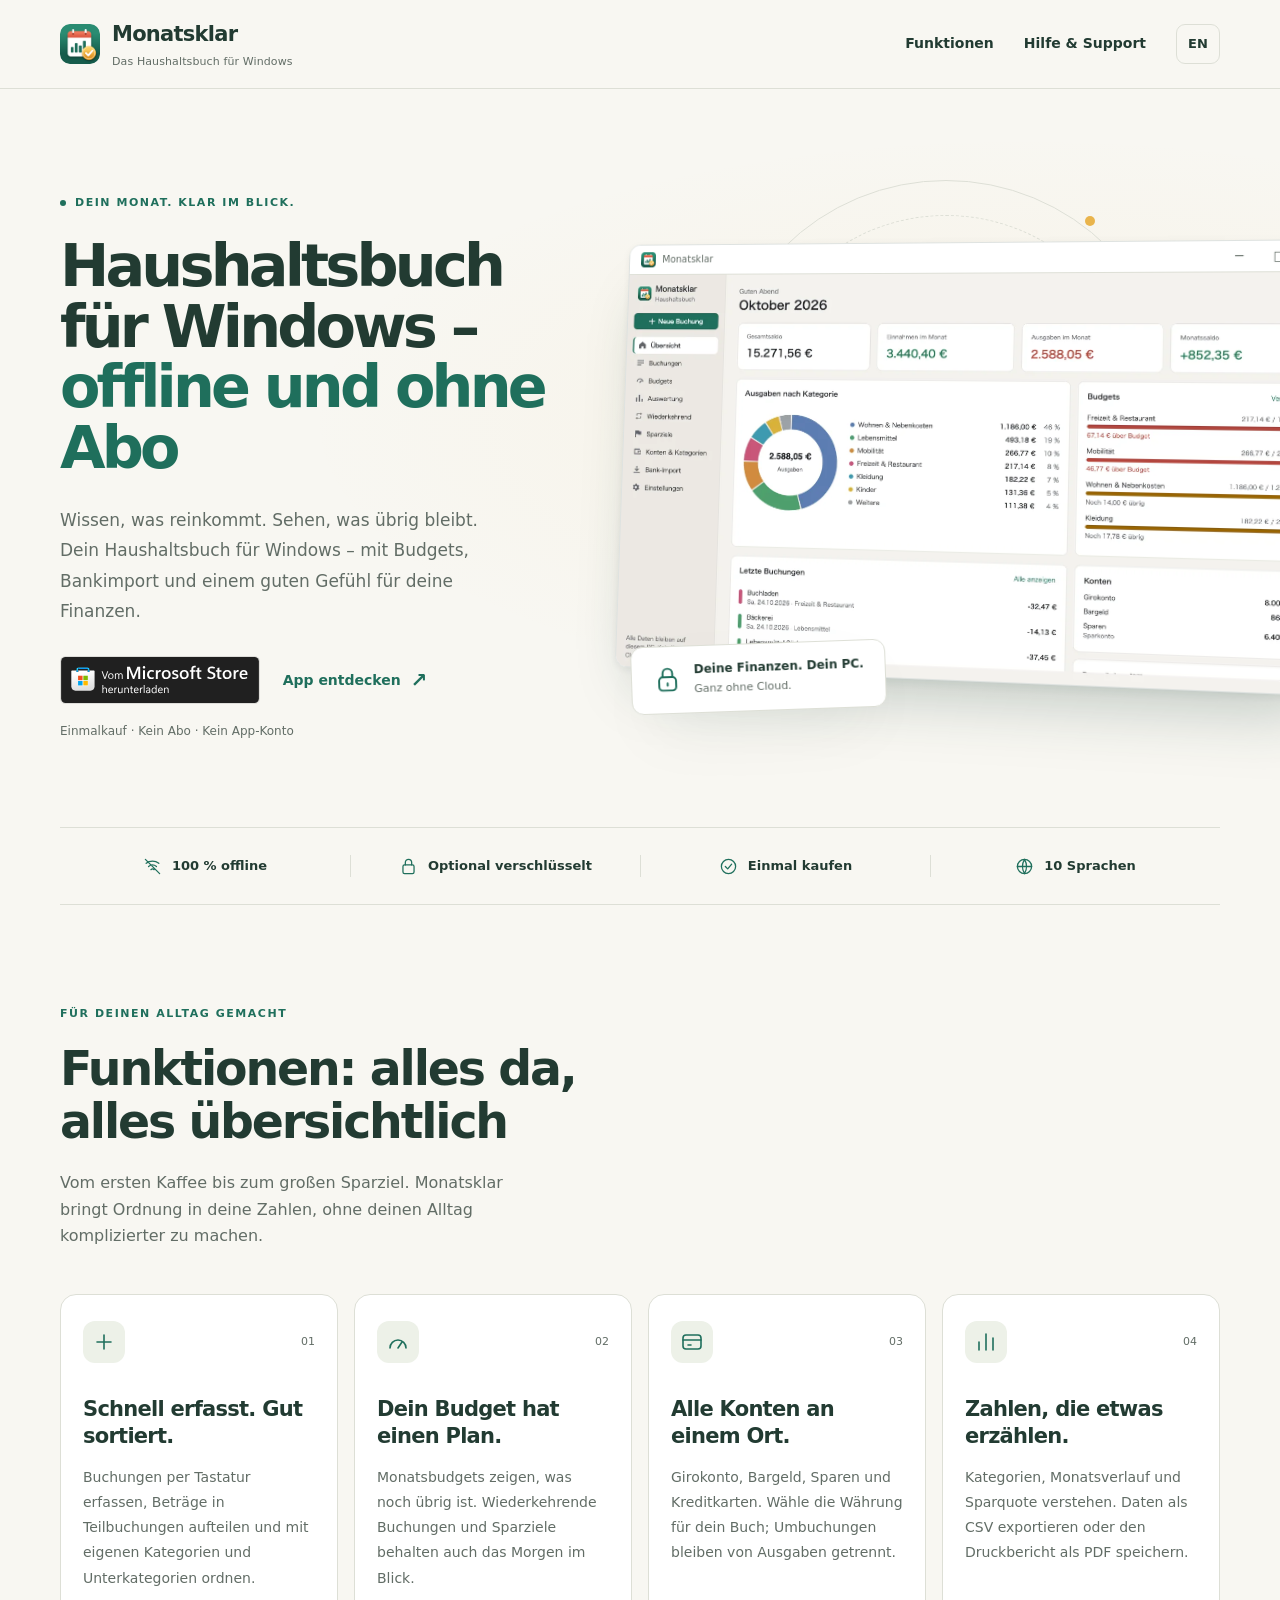
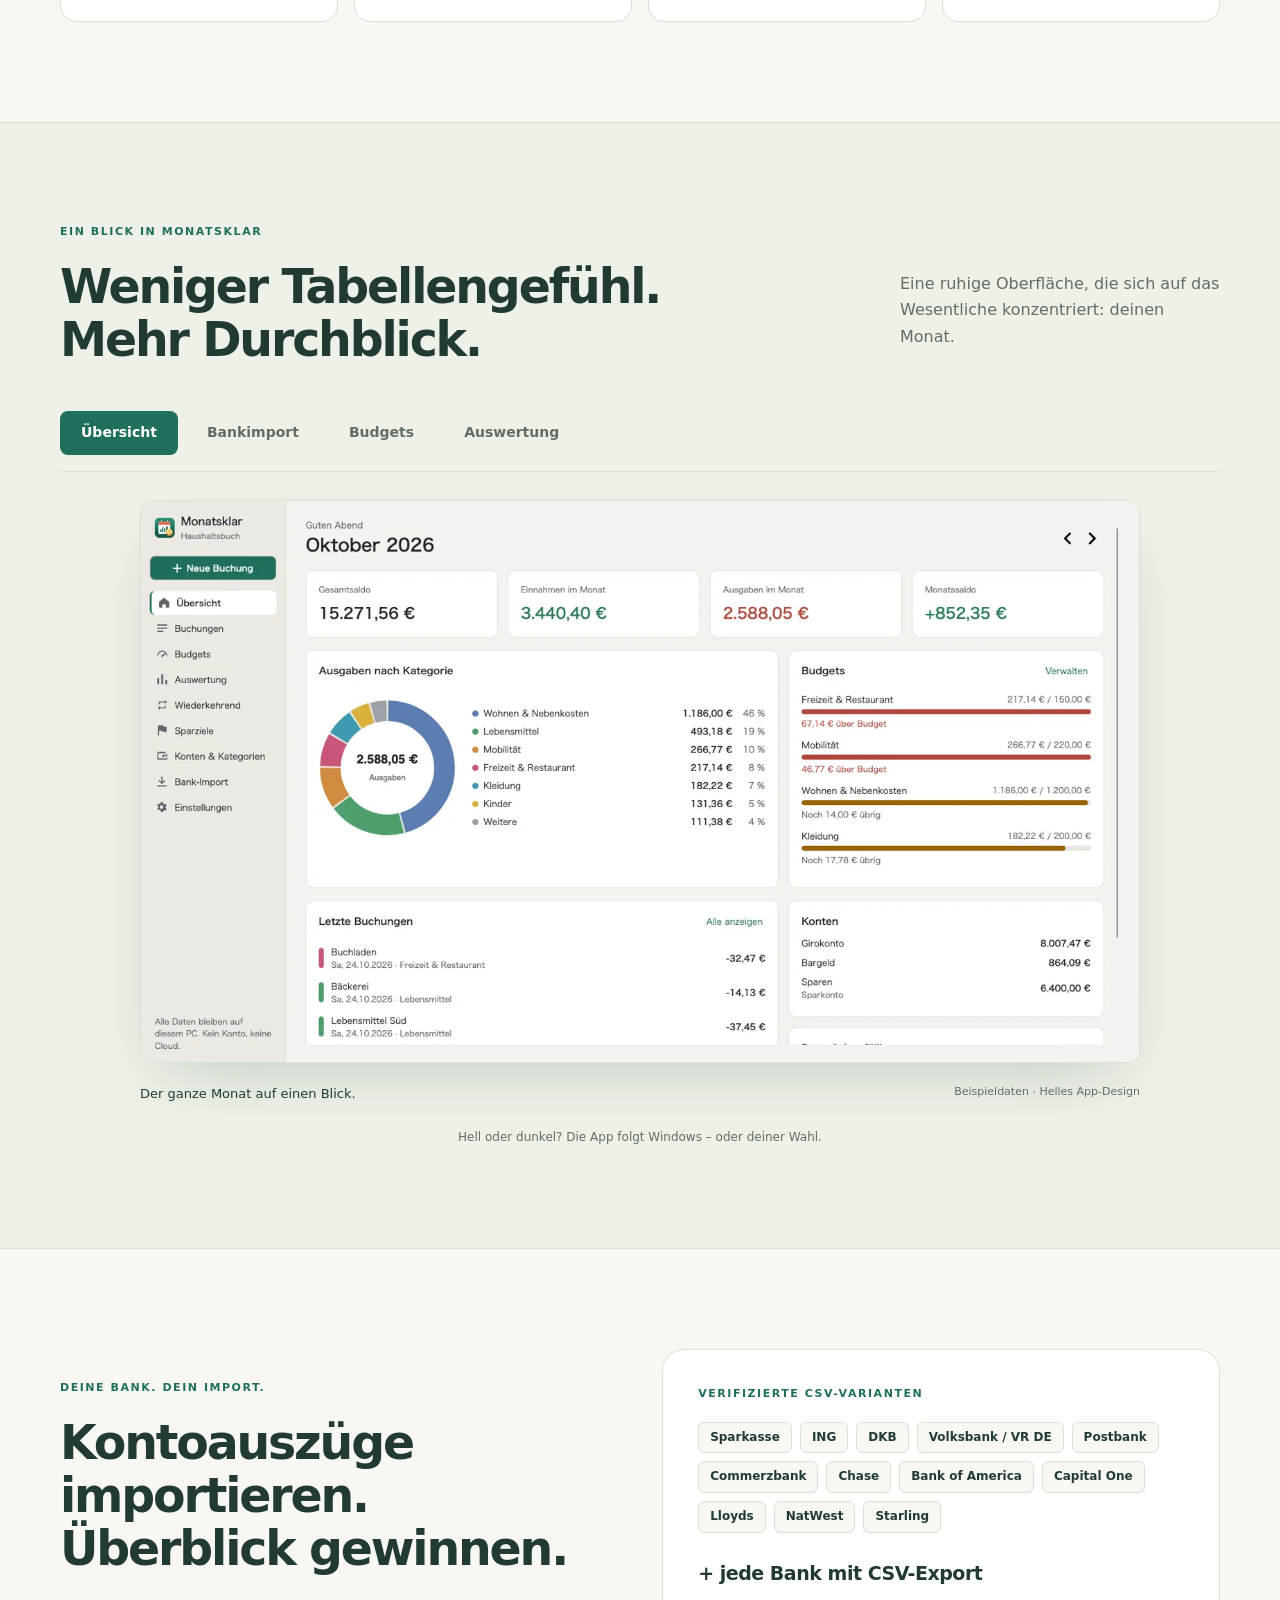
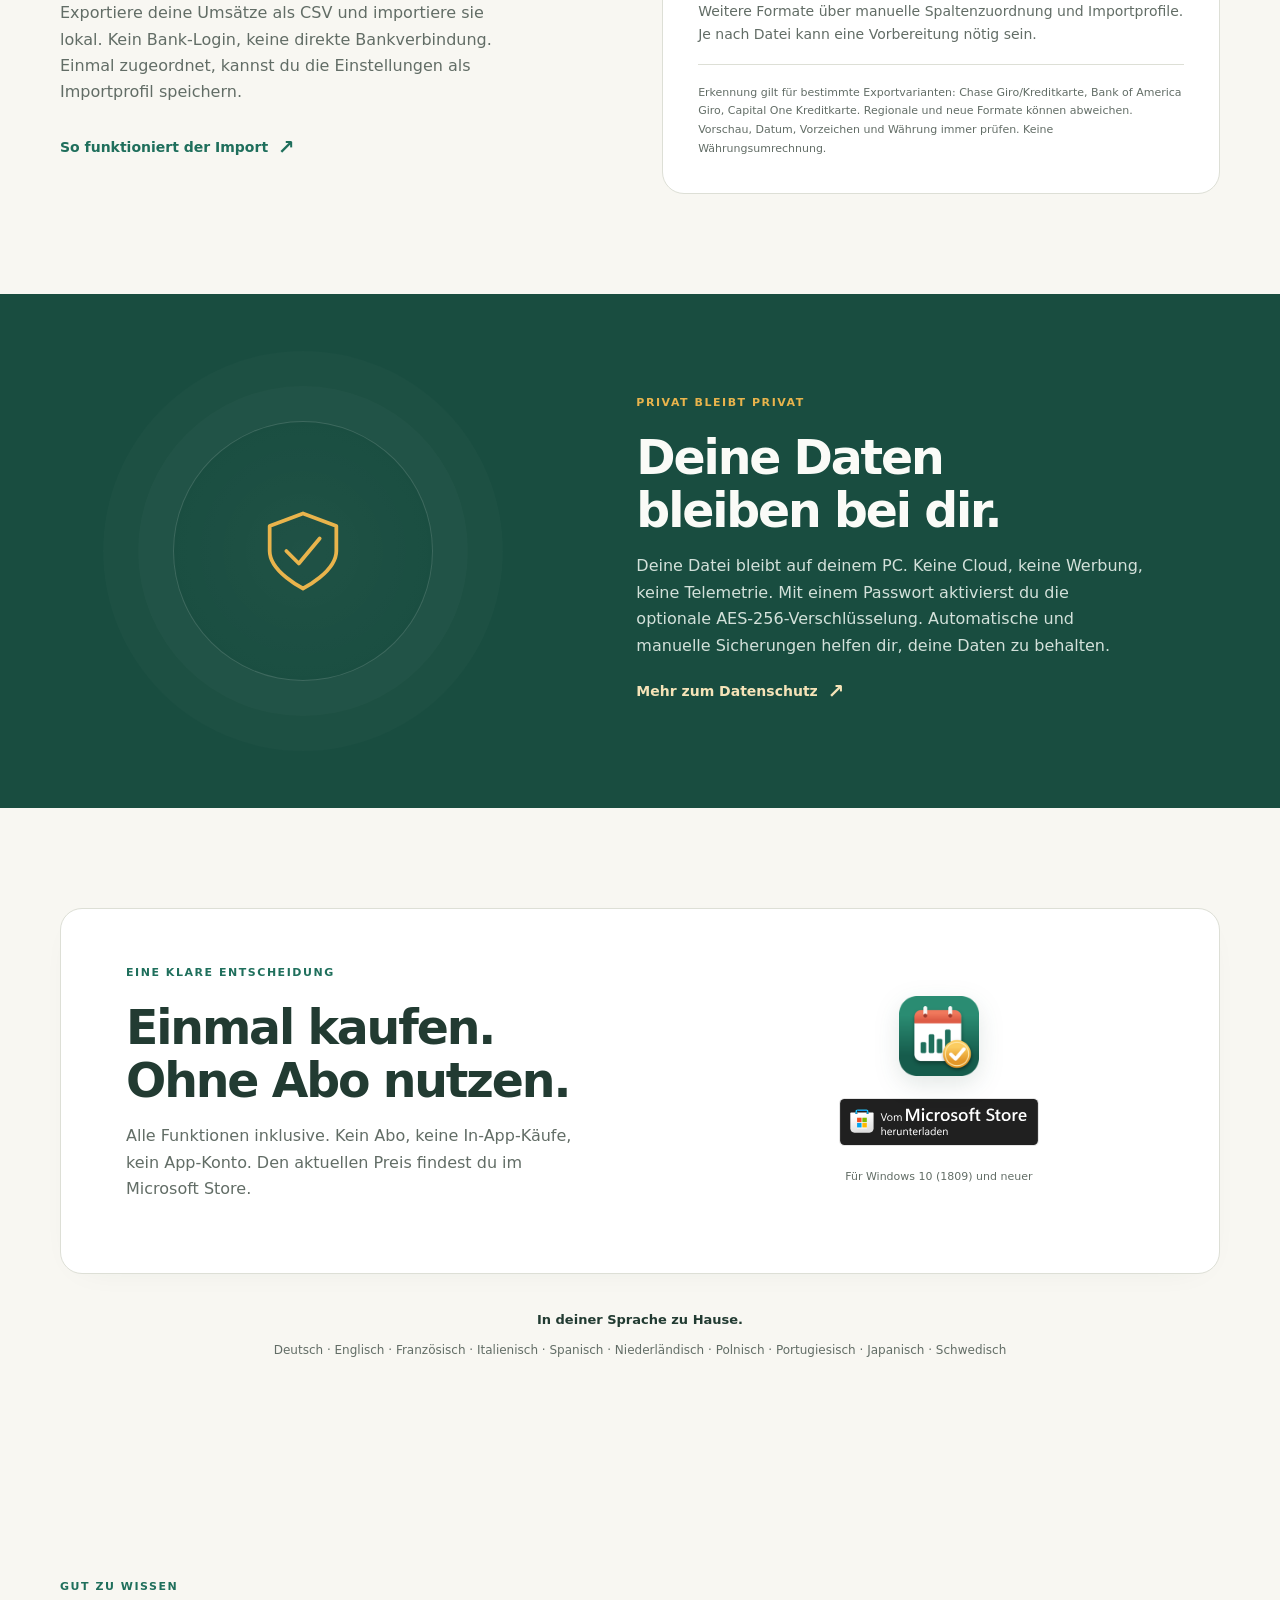
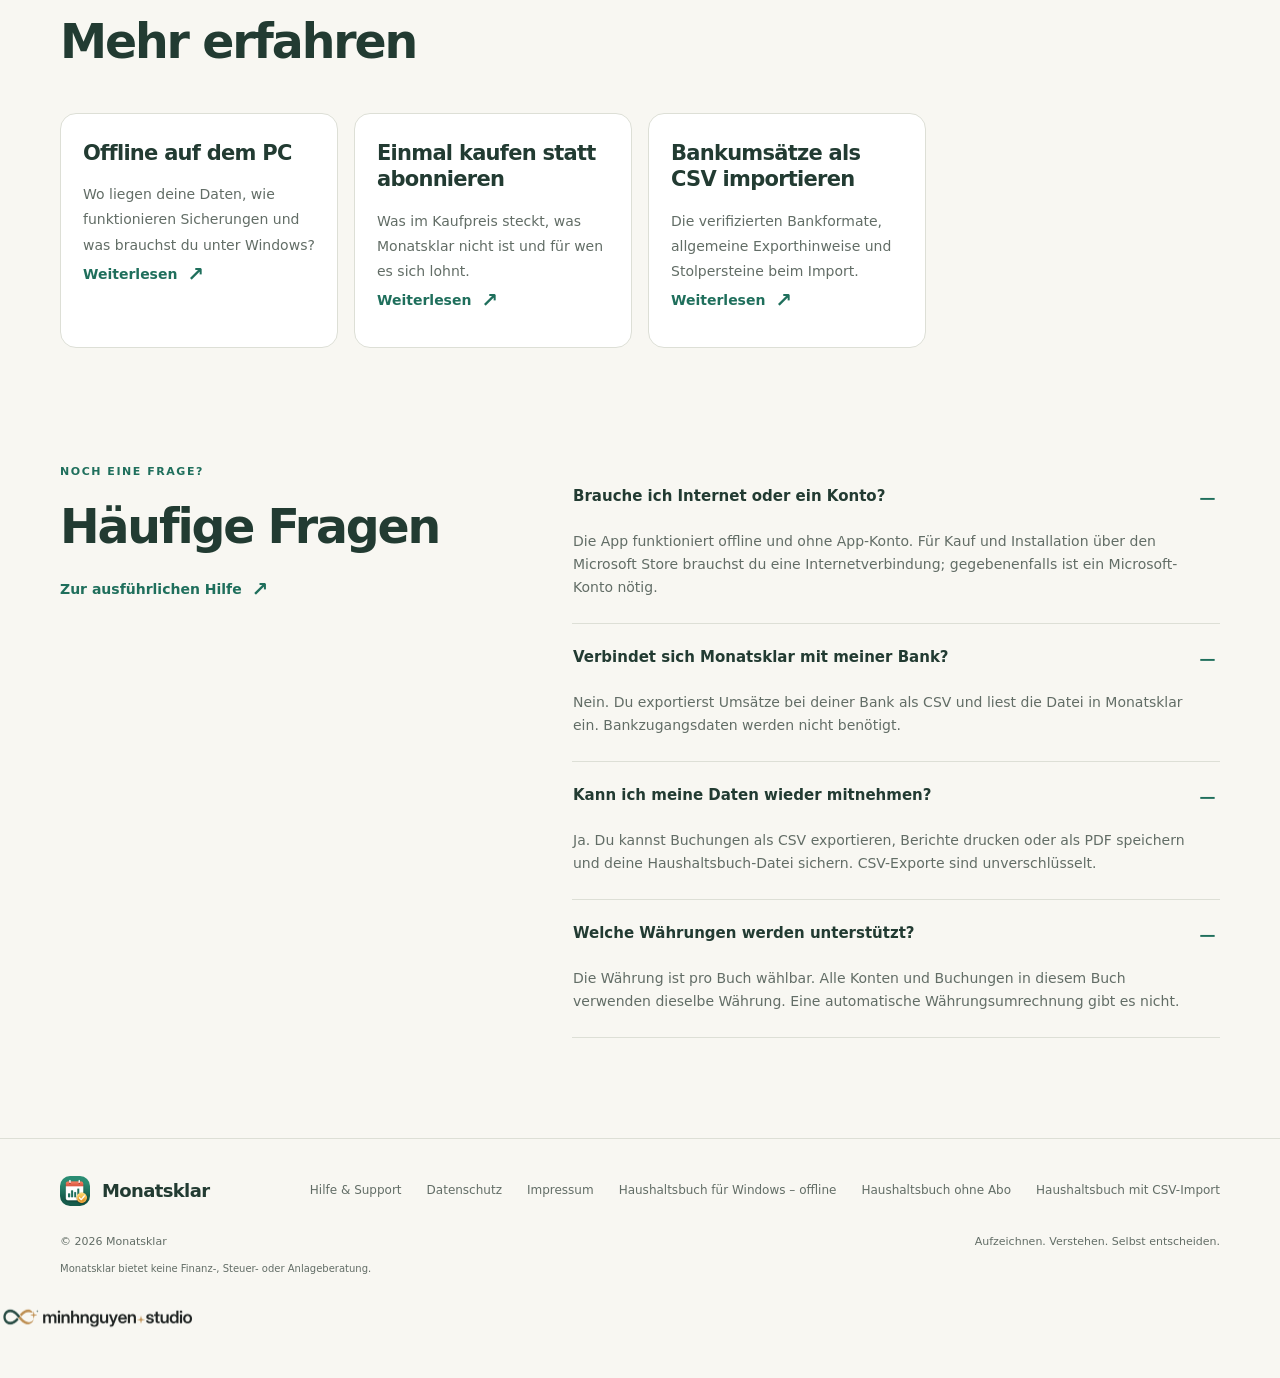
<file: index.html>
<!DOCTYPE html>
<html lang="de"><head>
<meta charset="utf-8">
<meta name="viewport" content="width=device-width,initial-scale=1">
<meta name="color-scheme" content="light dark">
<meta name="theme-color" content="#F8F7F2" media="(prefers-color-scheme: light)">
<meta name="theme-color" content="#121D19" media="(prefers-color-scheme: dark)">
<title>Haushaltsbuch für Windows offline – ohne Abo · Monatsklar</title>
<meta name="description" content="Monatsklar: Haushaltsbuch für Windows. Offline, ohne Konto, ohne Abo. Bank-CSV importieren, Budgets planen, optional mit Passwort verschlüsseln. Einmal kaufen im Microsoft Store.">
<link rel="canonical" href="https://minh.systems/Monatsklar/">
<link rel="alternate" hreflang="de" href="https://minh.systems/Monatsklar/">
<link rel="alternate" hreflang="en" href="https://minh.systems/Monatsklar/en/">
<link rel="alternate" hreflang="x-default" href="https://minh.systems/Monatsklar/">
<meta property="og:type" content="website">
<meta property="og:site_name" content="Monatsklar">
<meta property="og:locale" content="de_DE">
<meta property="og:locale:alternate" content="en_US">
<meta property="og:title" content="Monatsklar – Dein Monat. Klar im Blick.">
<meta property="og:description" content="Monatsklar: Haushaltsbuch für Windows. Offline, ohne Konto, ohne Abo. Bank-CSV importieren, Budgets planen, optional mit Passwort verschlüsseln. Einmal kaufen im Microsoft Store.">
<meta property="og:url" content="https://minh.systems/Monatsklar/">
<meta property="og:image" content="https://minh.systems/Monatsklar/img/og.png">
<meta property="og:image:width" content="1200">
<meta property="og:image:height" content="630">
<meta property="og:image:alt" content="Monatsklar – Haushaltsbuch für Windows">
<meta name="twitter:card" content="summary_large_image">
<meta name="twitter:title" content="Monatsklar – Dein Monat. Klar im Blick.">
<meta name="twitter:description" content="Monatsklar: Haushaltsbuch für Windows. Offline, ohne Konto, ohne Abo. Bank-CSV importieren, Budgets planen, optional mit Passwort verschlüsseln. Einmal kaufen im Microsoft Store.">
<meta name="twitter:image" content="https://minh.systems/Monatsklar/img/og.png">
<link rel="icon" href="favicon.png">
<link rel="apple-touch-icon" href="img/logo.png">
<link rel="stylesheet" href="style.css?v=3">
<script>(function(){if(/[?&]lang=en(?:&|$)/.test(location.search)){location.replace('en/'+location.pathname.split('/').pop()+location.hash);}})();</script>
<script src="site.js" defer></script>
<script type="application/ld+json">
{
  "@context": "https://schema.org",
  "@type": "SoftwareApplication",
  "name": "Monatsklar",
  "alternateName": "Monatsklar – Haushaltsbuch",
  "applicationCategory": "FinanceApplication",
  "operatingSystem": "Windows 10, Windows 11",
  "description": "Offline-Haushaltsbuch für Windows: Bank-CSV-Import, Budgets, Sparziele, optionale AES-256-Verschlüsselung. Einmalkauf ohne Abo.",
  "url": "https://minh.systems/Monatsklar/",
  "downloadUrl": "https://apps.microsoft.com/detail/9N6JM2J3LC27",
  "inLanguage": [
    "de",
    "en",
    "fr",
    "it",
    "es",
    "nl",
    "pl",
    "pt",
    "ja",
    "sv"
  ],
  "image": "https://minh.systems/Monatsklar/img/og.png",
  "offers": {
    "@type": "Offer",
    "price": "5.99",
    "priceCurrency": "EUR",
    "availability": "https://schema.org/InStock",
    "url": "https://apps.microsoft.com/detail/9N6JM2J3LC27"
  }
}
</script>
</head><body><a class="skip" href="#main">Zum Inhalt</a>
<header class="top"><nav aria-label="Navigation" class="wrap"><a class="brand" href="./"><img alt="" height="40" src="img/logo.png" width="40"/><span>Monatsklar<small>Das Haushaltsbuch für Windows</small></span></a>
<div class="links"><a href="#funktionen">Funktionen</a><a href="support.html">Hilfe &amp; Support</a><a class="lang" href="en/" hreflang="en" lang="en" aria-label="Switch to English">EN</a>
</div></nav>
</header>
<main id="main">
<section class="hero">
<div class="wrap hero-grid">
<div class="hero-copy">
<p class="eyebrow"><span class="status-dot"></span>Dein Monat. Klar im Blick.</p>
<h1>Haushaltsbuch für Windows – <em>offline und ohne Abo</em></h1>
<p class="lead">Wissen, was reinkommt. Sehen, was übrig bleibt. Dein Haushaltsbuch für Windows – mit Budgets, Bankimport und einem guten Gefühl für deine Finanzen.</p>
<div class="actions"><a class="msbadge" href="https://apps.microsoft.com/detail/9N6JM2J3LC27?cid=website" rel="noopener" target="_blank"><img src="img/ms-store-badge-de.svg" alt="Bei Microsoft herunterladen" width="183" height="44"/></a><a class="text-link" href="#einblicke">App entdecken <span aria-hidden="true">↗</span></a>
</div>
<p class="note">Einmalkauf · Kein Abo · Kein App-Konto</p>
</div>
<div class="hero-visual">
<div aria-hidden="true" class="visual-orbit">
</div>
<div class="app-window">
<div class="window-bar"><span><img alt="" height="16" src="img/logo.png" width="16"/> Monatsklar</span><span aria-hidden="true" class="window-controls">─   □   ×</span>
</div>
<picture><source media="(prefers-color-scheme: dark)" srcset="img/de-08-dark-mode.webp"/><img alt="Monatsklar: Monatsübersicht mit Einnahmen, Ausgaben und Budgets" decoding="async" fetchpriority="high" height="810" src="img/de-01-overview.webp" width="1440"/>
</picture>

</div>
<div class="local-label"><svg aria-hidden="true" fill="none" stroke="currentColor" stroke-linecap="round" stroke-linejoin="round" stroke-width="1.6" viewbox="0 0 24 24"><rect height="11" rx="3" width="14" x="5" y="10"></rect><path d="M8 10V7a4 4 0 0 1 8 0v3m-4 5v2"></path></svg><div><strong>Deine Finanzen. Dein PC.</strong><span>Ganz ohne Cloud.</span>
</div>
</div>
</div>
</div>
</section>
<div class="wrap">
<ul class="trust"><li><svg aria-hidden="true" fill="none" stroke="currentColor" stroke-linecap="round" stroke-linejoin="round" stroke-width="1.6" viewbox="0 0 24 24"><path d="M4 8a13 13 0 0 1 16 0M7 12a8 8 0 0 1 10 0m-7 4a3 3 0 0 1 4 0M3 3l18 18"></path></svg>100 % offline</li><li><svg aria-hidden="true" fill="none" stroke="currentColor" stroke-linecap="round" stroke-linejoin="round" stroke-width="1.6" viewbox="0 0 24 24"><rect height="11" rx="2" width="14" x="5" y="10"></rect><path d="M8 10V7a4 4 0 0 1 8 0v3"></path></svg>Optional verschlüsselt</li><li><svg aria-hidden="true" fill="none" stroke="currentColor" stroke-linecap="round" stroke-linejoin="round" stroke-width="1.6" viewbox="0 0 24 24"><circle cx="12" cy="12" r="9"></circle><path d="m8 12 3 3 5-6"></path></svg>Einmal kaufen</li><li><svg aria-hidden="true" fill="none" stroke="currentColor" stroke-linecap="round" stroke-linejoin="round" stroke-width="1.6" viewbox="0 0 24 24"><circle cx="12" cy="12" r="9"></circle><path d="M3 12h18M12 3a18 18 0 0 1 0 18 18 18 0 0 1 0-18"></path></svg>10 Sprachen</li>
</ul>
</div>
<section id="funktionen">
<div class="wrap">
<div class="section-heading">
<p class="kicker">Für deinen Alltag gemacht</p>
<h2>Funktionen: alles da,<br/>alles übersichtlich</h2><p>Vom ersten Kaffee bis zum großen Sparziel. Monatsklar bringt Ordnung in deine Zahlen, ohne deinen Alltag komplizierter zu machen.</p>
</div>
<div class="feature-grid">
<article class="feature-card">
<div class="card-top"><span class="ico"><svg aria-hidden="true" fill="none" stroke="currentColor" stroke-linecap="round" stroke-linejoin="round" stroke-width="1.6" viewbox="0 0 24 24"><path d="M12 5v14M5 12h14"></path></svg></span><span class="card-number">01</span>
</div>
<h3>Schnell erfasst. Gut sortiert.</h3><p>Buchungen per Tastatur erfassen, Beträge in Teilbuchungen aufteilen und mit eigenen Kategorien und Unterkategorien ordnen.</p>
</article>
<article class="feature-card">
<div class="card-top"><span class="ico"><svg aria-hidden="true" fill="none" stroke="currentColor" stroke-linecap="round" stroke-linejoin="round" stroke-width="1.6" viewbox="0 0 24 24"><path d="M4 18a8 8 0 1 1 16 0m-8 0 4-6"></path></svg></span><span class="card-number">02</span>
</div>
<h3>Dein Budget hat einen Plan.</h3><p>Monatsbudgets zeigen, was noch übrig ist. Wiederkehrende Buchungen und Sparziele behalten auch das Morgen im Blick.</p>
</article>
<article class="feature-card">
<div class="card-top"><span class="ico"><svg aria-hidden="true" fill="none" stroke="currentColor" stroke-linecap="round" stroke-linejoin="round" stroke-width="1.6" viewbox="0 0 24 24"><rect height="14" rx="3" width="18" x="3" y="5"></rect><path d="M3 10h18m-13 5h3"></path></svg></span><span class="card-number">03</span>
</div>
<h3>Alle Konten an einem Ort.</h3><p>Girokonto, Bargeld, Sparen und Kreditkarten. Wähle die Währung für dein Buch; Umbuchungen bleiben von Ausgaben getrennt.</p>
</article>
<article class="feature-card">
<div class="card-top"><span class="ico"><svg aria-hidden="true" fill="none" stroke="currentColor" stroke-linecap="round" stroke-linejoin="round" stroke-width="1.6" viewbox="0 0 24 24"><path d="M5 20V12m7 8V4m7 16V8"></path></svg></span><span class="card-number">04</span>
</div>
<h3>Zahlen, die etwas erzählen.</h3><p>Kategorien, Monatsverlauf und Sparquote verstehen. Daten als CSV exportieren oder den Druckbericht als PDF speichern.</p>
</article>
</div>
</div>
</section>
<section class="showcase" id="einblicke">
<div class="wrap">
<div class="section-heading inline-heading"><div>
<p class="kicker">Ein Blick in Monatsklar</p>
<h2>Weniger Tabellengefühl.<br/>Mehr Durchblick.</h2>
</div><p>Eine ruhige Oberfläche, die sich auf das Wesentliche konzentriert: deinen Monat.</p>
</div>
<div aria-label="App-Ansichten" class="gallery-tabs" role="tablist"><button aria-controls="panel-0" aria-selected="true" id="tab-0" onclick="selectView(0)" role="tab" tabindex="0" type="button">Übersicht</button><button aria-controls="panel-1" aria-selected="false" id="tab-1" onclick="selectView(1)" role="tab" tabindex="-1" type="button">Bankimport</button><button aria-controls="panel-2" aria-selected="false" id="tab-2" onclick="selectView(2)" role="tab" tabindex="-1" type="button">Budgets</button><button aria-controls="panel-3" aria-selected="false" id="tab-3" onclick="selectView(3)" role="tab" tabindex="-1" type="button">Auswertung</button>
</div>
<div aria-labelledby="tab-0" class="gallery-panel" id="panel-0" role="tabpanel" tabindex="0"><figure>
<div class="gallery-window">
<picture><img alt="Monatsklar – Übersicht" decoding="async" height="810" loading="lazy" src="img/de-01-overview.webp" width="1440"/>
</picture>

</div><figcaption><span>Der ganze Monat auf einen Blick.</span><span class="demo-label">Beispieldaten · Helles App-Design</span></figcaption></figure>
</div>
<div aria-labelledby="tab-1" class="gallery-panel" hidden="" id="panel-1" role="tabpanel" tabindex="0"><figure>
<div class="gallery-window">
<picture><img alt="Monatsklar – Bankimport" decoding="async" height="810" loading="lazy" src="img/de-02-csv-import.webp" width="1440"/>
</picture>

</div><figcaption><span>Datei auswählen. Vorschau prüfen. Fertig.</span><span class="demo-label">Beispieldaten · Helles App-Design</span></figcaption></figure>
</div>
<div aria-labelledby="tab-2" class="gallery-panel" hidden="" id="panel-2" role="tabpanel" tabindex="0"><figure>
<div class="gallery-window">
<picture><img alt="Monatsklar – Budgets" decoding="async" height="810" loading="lazy" src="img/de-03-budgets.webp" width="1440"/>
</picture>

</div><figcaption><span>Ein klares Limit für jede Kategorie.</span><span class="demo-label">Beispieldaten · Helles App-Design</span></figcaption></figure>
</div>
<div aria-labelledby="tab-3" class="gallery-panel" hidden="" id="panel-3" role="tabpanel" tabindex="0"><figure>
<div class="gallery-window">
<picture><img alt="Monatsklar – Auswertung" decoding="async" height="810" loading="lazy" src="img/de-05-reports.webp" width="1440"/>
</picture>

</div><figcaption><span>Verstehen, wohin dein Geld geht.</span><span class="demo-label">Beispieldaten · Helles App-Design</span></figcaption></figure>
</div>
<p class="gallery-note">Hell oder dunkel? Die App folgt Windows – oder deiner Wahl.</p>
</div>
</section>
<section id="bankimport">
<div class="wrap import-grid"><div>
<p class="kicker">Deine Bank. Dein Import.</p>
<h2>Kontoauszüge importieren.<br/>Überblick gewinnen.</h2>
<p class="section-copy">Exportiere deine Umsätze als CSV und importiere sie lokal. Kein Bank-Login, keine direkte Bankverbindung. Einmal zugeordnet, kannst du die Einstellungen als Importprofil speichern.</p><a class="text-link" href="support.html#import">So funktioniert der Import <span aria-hidden="true">↗</span></a>
</div>
<div class="bank-card">
<p class="kicker">Verifizierte CSV-Varianten</p>
<div class="banks"><span>Sparkasse</span><span>ING</span><span>DKB</span><span>Volksbank / VR DE</span><span>Postbank</span><span>Commerzbank</span><span>Chase</span><span>Bank of America</span><span>Capital One</span><span>Lloyds</span><span>NatWest</span><span>Starling</span>
</div>
<h3>+ jede Bank mit CSV-Export</h3><p>Weitere Formate über manuelle Spaltenzuordnung und Importprofile. Je nach Datei kann eine Vorbereitung nötig sein.</p>
<p class="note">Erkennung gilt für bestimmte Exportvarianten: Chase Giro/Kreditkarte, Bank of America Giro, Capital One Kreditkarte. Regionale und neue Formate können abweichen. Vorschau, Datum, Vorzeichen und Währung immer prüfen. Keine Währungsumrechnung.</p>
</div>
</div>
</section>
<section class="privacy-section">
<div class="wrap privacy-grid">
<div aria-hidden="true" class="privacy-mark"><svg aria-hidden="true" fill="none" stroke="currentColor" stroke-linecap="round" stroke-linejoin="round" stroke-width="1.6" viewbox="0 0 24 24"><path d="M12 3 4 6v6c0 5 8 9 8 9s8-4 8-9V6z"></path><path d="m8 12 3 3 5-6"></path></svg>
</div><div>
<p class="kicker">Privat bleibt privat</p>
<h2>Deine Daten<br/>bleiben bei dir.</h2><p>Deine Datei bleibt auf deinem PC. Keine Cloud, keine Werbung, keine Telemetrie. Mit einem Passwort aktivierst du die optionale AES-256-Verschlüsselung. Automatische und manuelle Sicherungen helfen dir, deine Daten zu behalten.</p><a class="text-link" href="privacy.html">Mehr zum Datenschutz <span aria-hidden="true">↗</span></a>
</div>
</div>
</section>
<section id="kaufen">
<div class="wrap">
<div class="purchase-card"><div>
<p class="kicker">Eine klare Entscheidung</p>
<h2>Einmal kaufen.<br/>Ohne Abo nutzen.</h2><p>Alle Funktionen inklusive. Kein Abo, keine In-App-Käufe, kein App-Konto. Den aktuellen Preis findest du im Microsoft Store.</p>
</div>
<div class="purchase-action"><img alt="Monatsklar" height="80" src="img/logo.png" width="80"/><a class="msbadge" href="https://apps.microsoft.com/detail/9N6JM2J3LC27?cid=website" rel="noopener" target="_blank"><img src="img/ms-store-badge-de.svg" alt="Bei Microsoft herunterladen" width="183" height="44"/></a>
<p class="note">Für Windows 10 (1809) und neuer</p>
</div>
</div>
<div class="language-note"><strong>In deiner Sprache zu Hause.</strong><p>Deutsch · Englisch · Französisch · Italienisch · Spanisch · Niederländisch · Polnisch · Portugiesisch · Japanisch · Schwedisch</p>
</div>
</div>
</section>
<section id="mehr"><div class="wrap"><div class="section-heading"><p class="kicker">Gut zu wissen</p><h2>Mehr erfahren</h2></div><div class="feature-grid"><article class="feature-card"><h3>Offline auf dem PC</h3><p>Wo liegen deine Daten, wie funktionieren Sicherungen und was brauchst du unter Windows?</p><a class="text-link" href="haushaltsbuch-windows-offline.html">Weiterlesen <span aria-hidden="true">↗</span></a></article><article class="feature-card"><h3>Einmal kaufen statt abonnieren</h3><p>Was im Kaufpreis steckt, was Monatsklar nicht ist und für wen es sich lohnt.</p><a class="text-link" href="haushaltsbuch-ohne-abo.html">Weiterlesen <span aria-hidden="true">↗</span></a></article><article class="feature-card"><h3>Bankumsätze als CSV importieren</h3><p>Die verifizierten Bankformate, allgemeine Exporthinweise und Stolpersteine beim Import.</p><a class="text-link" href="haushaltsbuch-csv-import.html">Weiterlesen <span aria-hidden="true">↗</span></a></article></div></div></section>
<section class="faq-section">
<div class="wrap faq-grid"><div>
<p class="kicker">Noch eine Frage?</p>
<h2>Häufige Fragen</h2><a class="text-link" href="support.html">Zur ausführlichen Hilfe <span aria-hidden="true">↗</span></a>
</div><div>
<details open><summary>Brauche ich Internet oder ein Konto?</summary><p>Die App funktioniert offline und ohne App-Konto. Für Kauf und Installation über den Microsoft Store brauchst du eine Internetverbindung; gegebenenfalls ist ein Microsoft-Konto nötig.</p>
</details>
<details open><summary>Verbindet sich Monatsklar mit meiner Bank?</summary><p>Nein. Du exportierst Umsätze bei deiner Bank als CSV und liest die Datei in Monatsklar ein. Bankzugangsdaten werden nicht benötigt.</p>
</details>
<details open><summary>Kann ich meine Daten wieder mitnehmen?</summary><p>Ja. Du kannst Buchungen als CSV exportieren, Berichte drucken oder als PDF speichern und deine Haushaltsbuch-Datei sichern. CSV-Exporte sind unverschlüsselt.</p>
</details>
<details open><summary>Welche Währungen werden unterstützt?</summary><p>Die Währung ist pro Buch wählbar. Alle Konten und Buchungen in diesem Buch verwenden dieselbe Währung. Eine automatische Währungsumrechnung gibt es nicht.</p>
</details>
</div>
</div>
</section>
</main>
<footer>
<div class="wrap footer-grid"><a class="brand" href="./"><img alt="" height="32" src="img/logo.png" width="32"/><span>Monatsklar</span></a><div><a href="support.html">Hilfe &amp; Support</a><a href="privacy.html">Datenschutz</a><a href="impressum.html">Impressum</a><a href="haushaltsbuch-windows-offline.html">Haushaltsbuch für Windows – offline</a><a href="haushaltsbuch-ohne-abo.html">Haushaltsbuch ohne Abo</a><a href="haushaltsbuch-csv-import.html">Haushaltsbuch mit CSV-Import</a>
</div>
</div>
<div class="wrap footer-bottom"><span>© 2026 Monatsklar</span><span>Aufzeichnen. Verstehen. Selbst entscheiden.</span><p>Monatsklar bietet keine Finanz-, Steuer- oder Anlageberatung.</p>
</div><p style="margin:16px 0 4px"><a href="https://minh.systems/MinhNguyenStudios/" aria-label="Minh Nguyen Studios" style="display:inline-block;line-height:0;border-radius:8px;overflow:hidden;opacity:.92"><picture><source srcset="img/studio-dunkel.png" media="(prefers-color-scheme: dark)"><img src="img/studio-hell.png" width="200" height="47" alt="Minh Nguyen Studios" loading="lazy" style="width:200px;height:auto"></picture></a></p></footer></body></html>
</file>
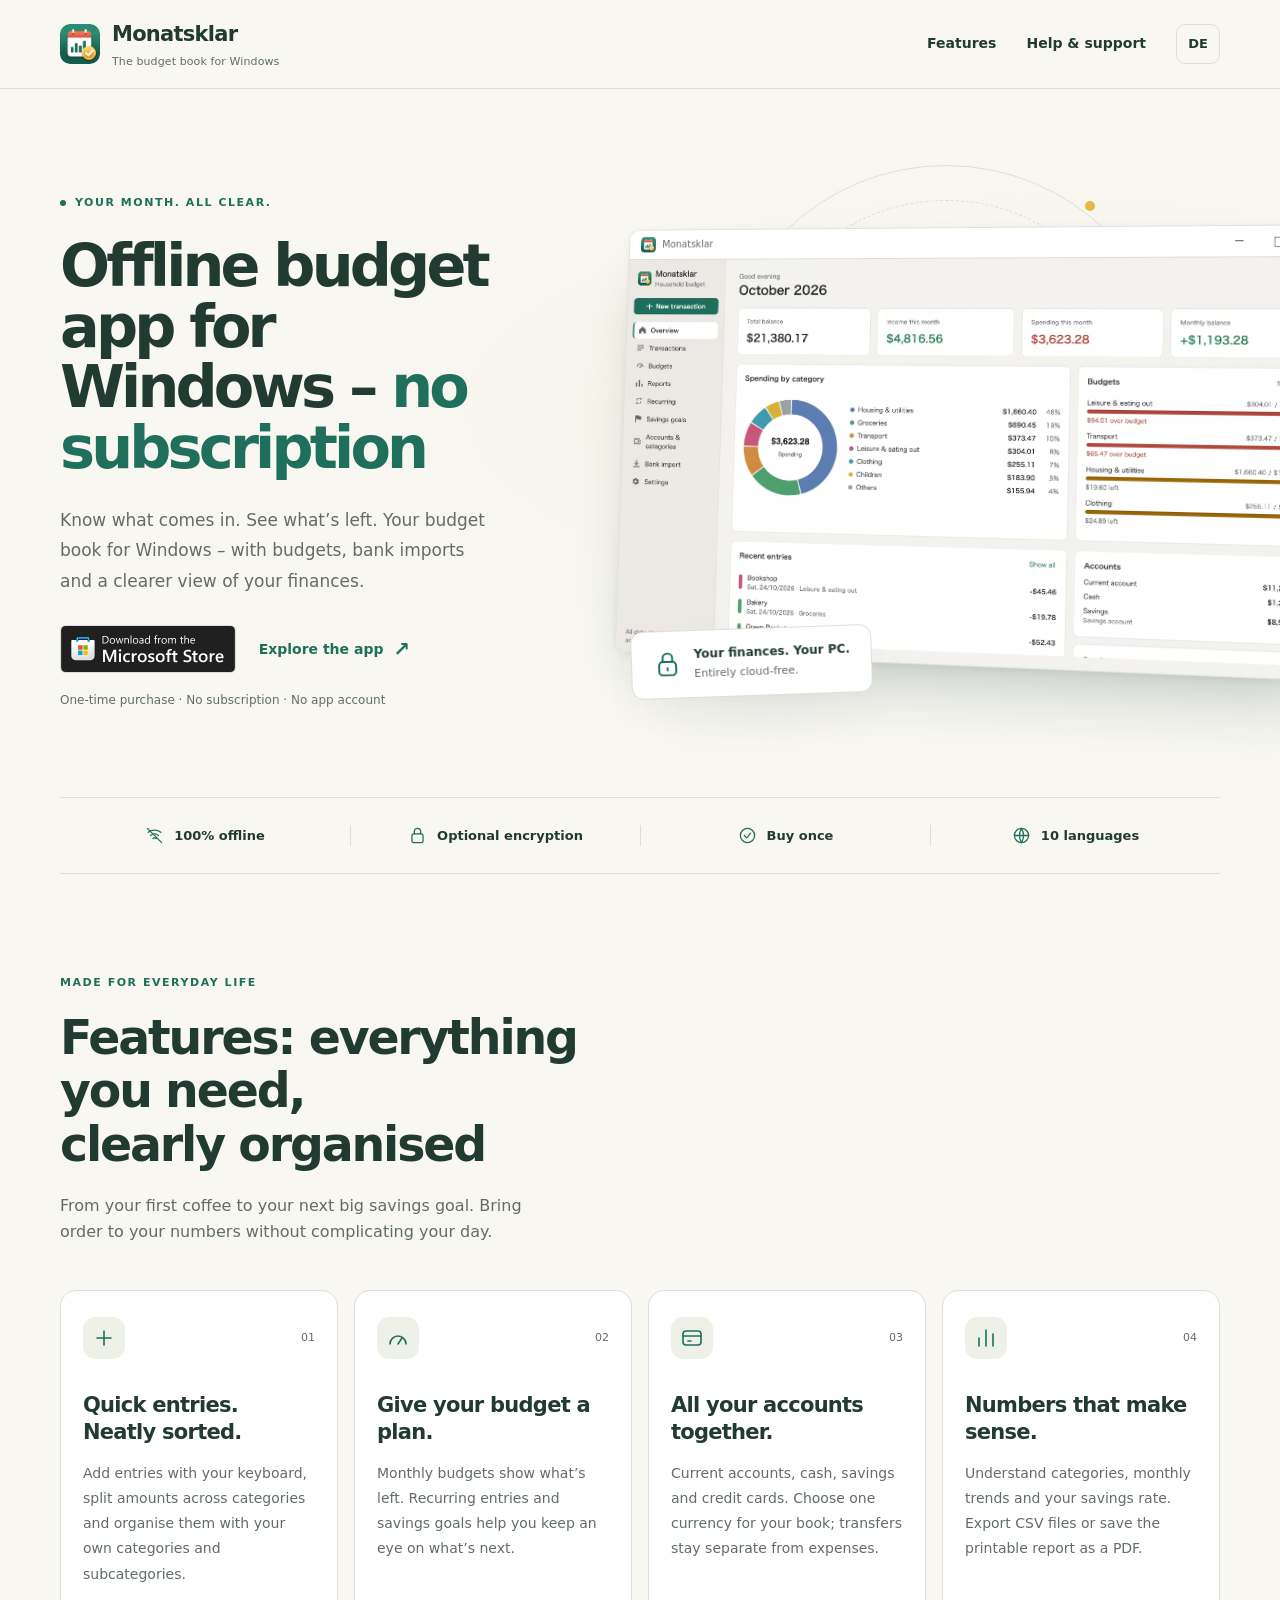
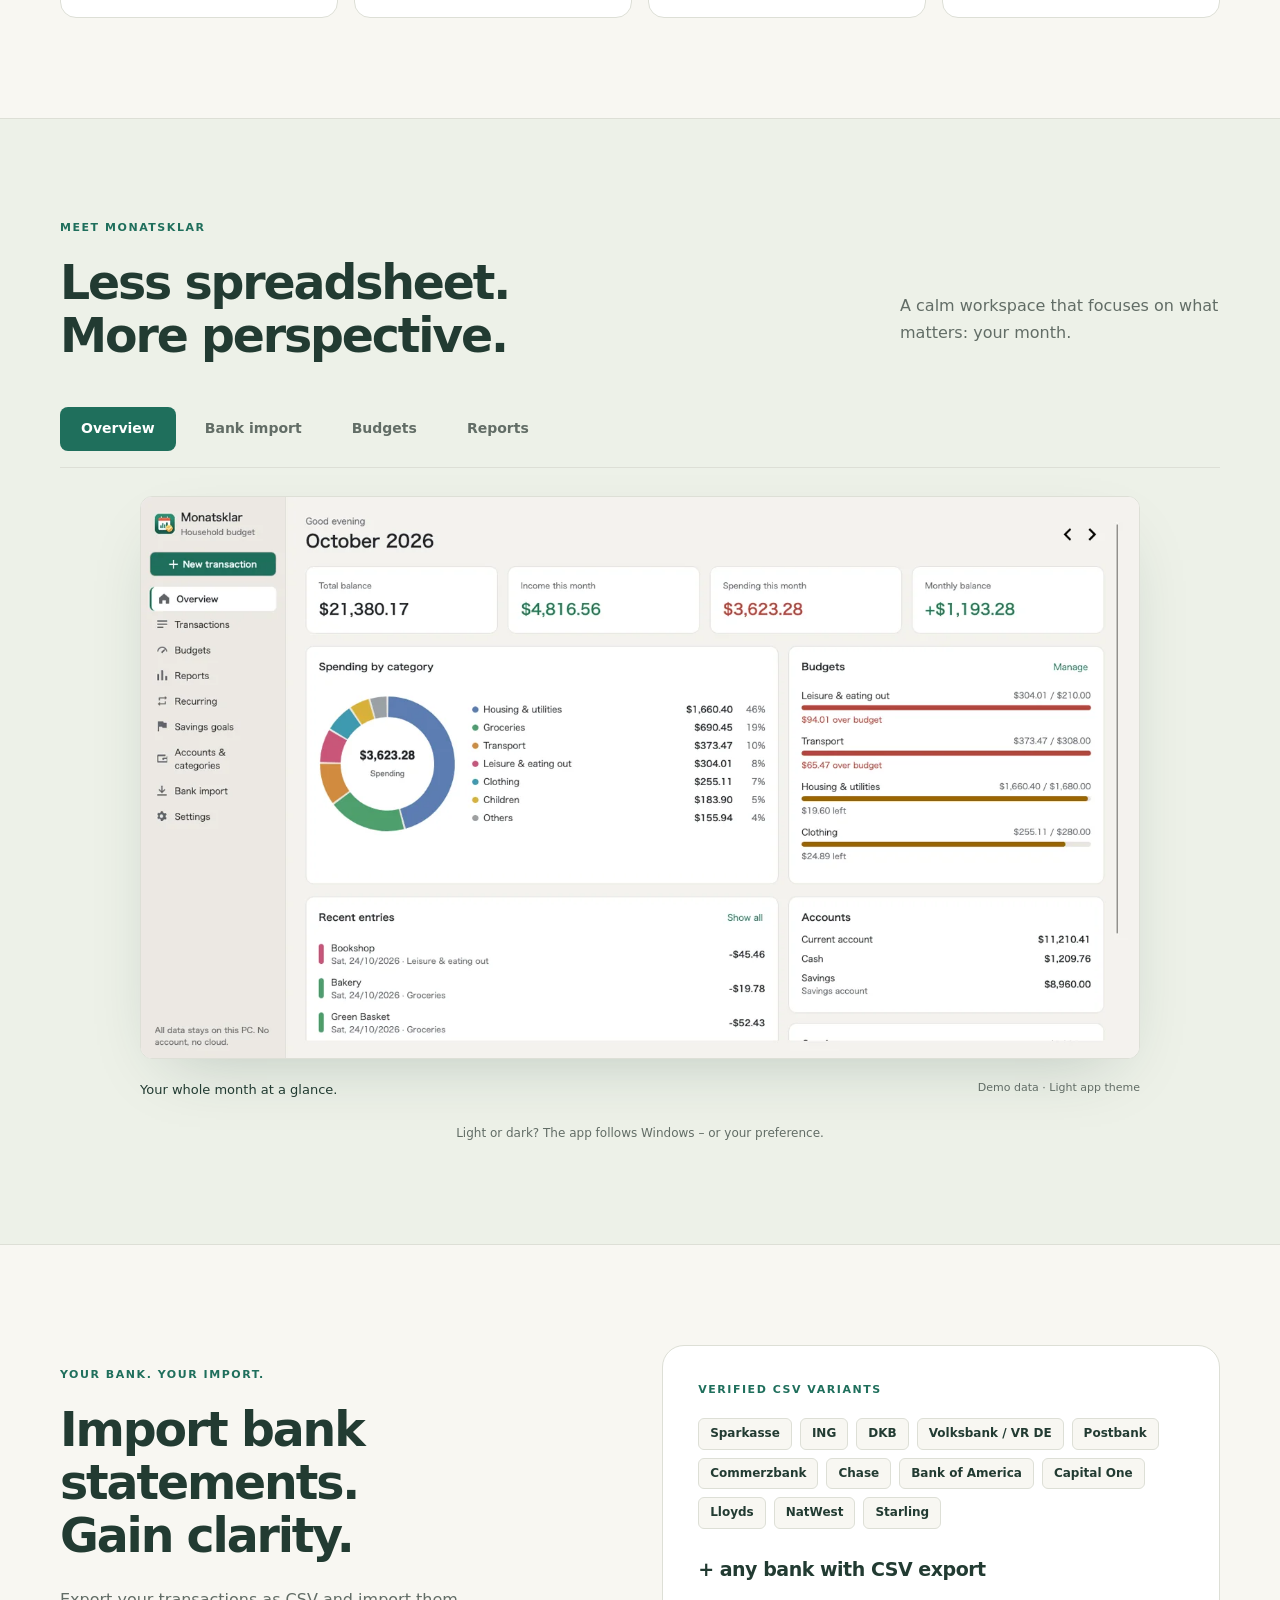
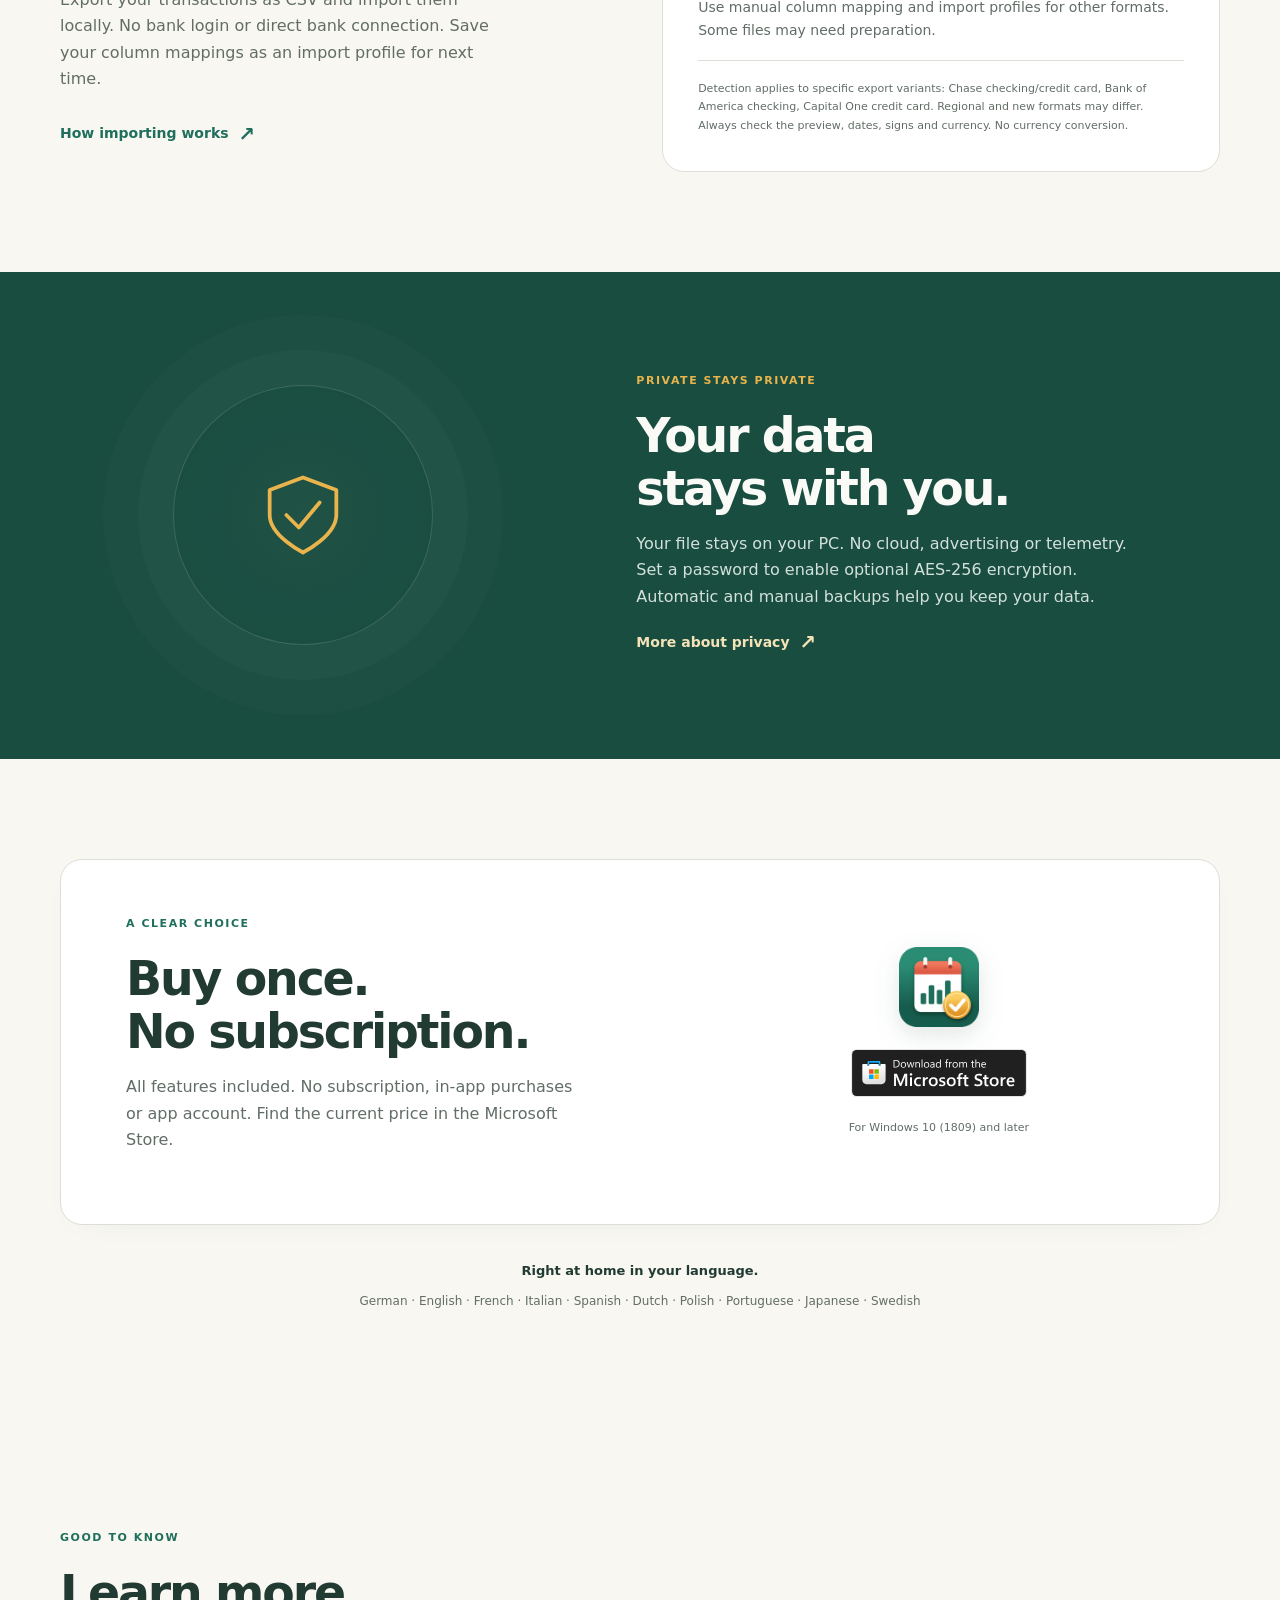
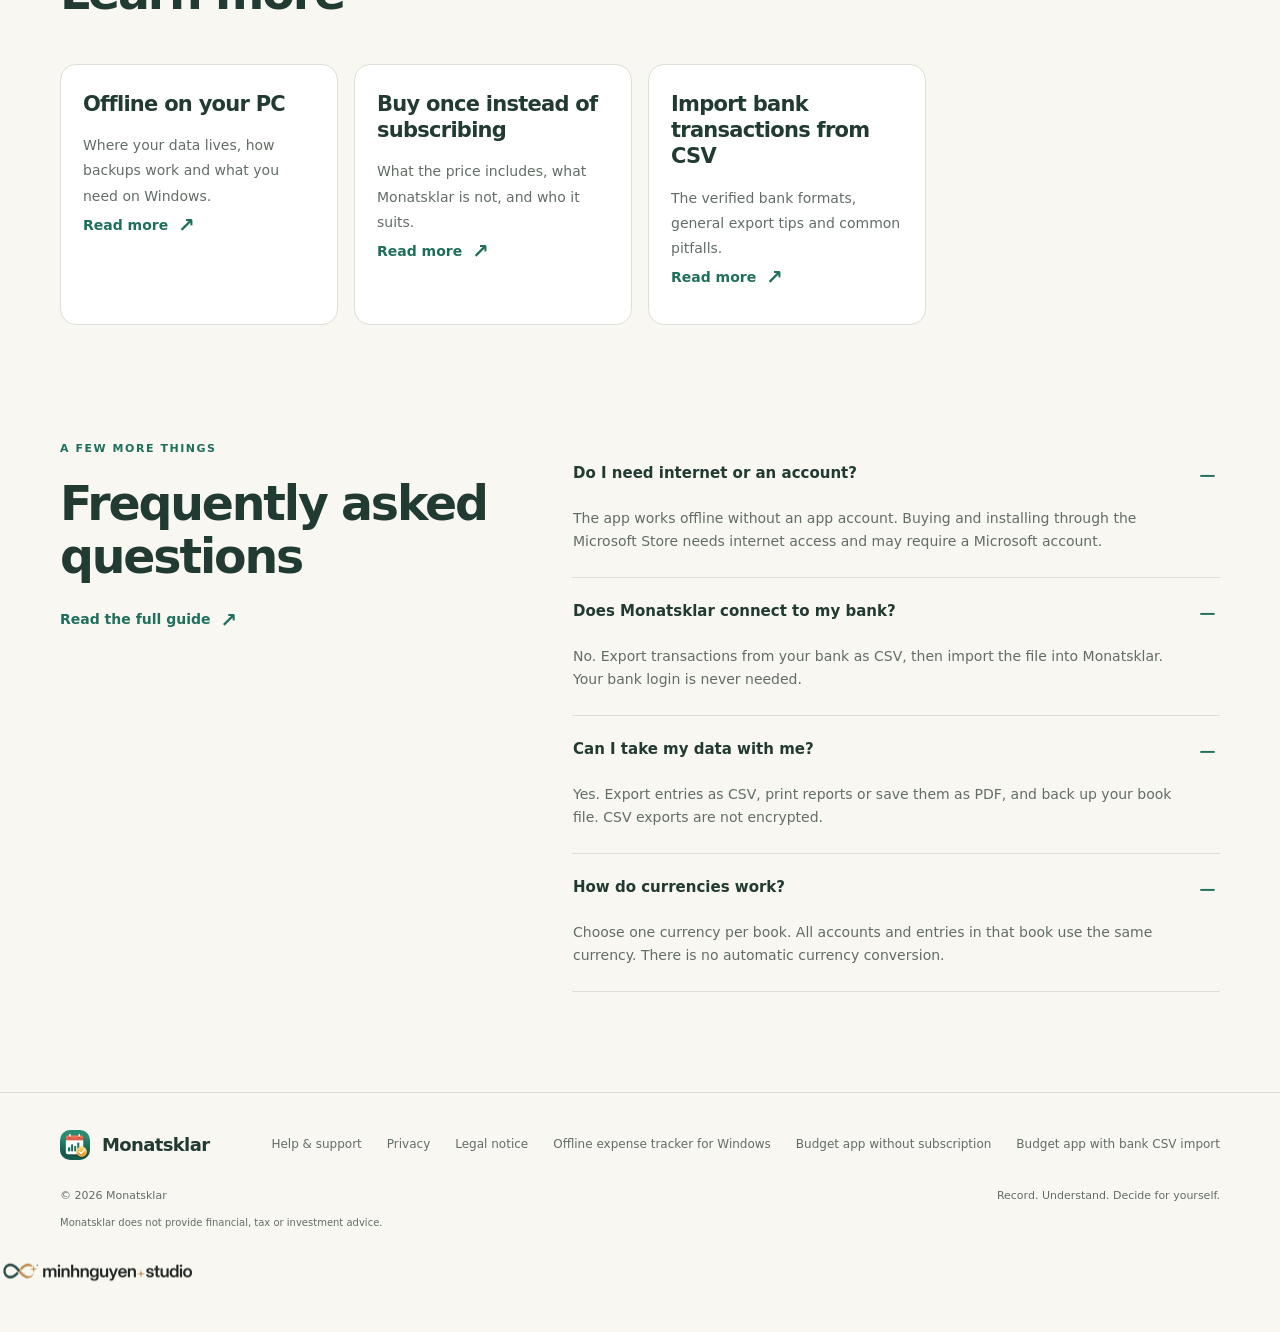
<file: en/index.html>
<!DOCTYPE html>
<html lang="en"><head>
<meta charset="utf-8">
<meta name="viewport" content="width=device-width,initial-scale=1">
<meta name="color-scheme" content="light dark">
<meta name="theme-color" content="#F8F7F2" media="(prefers-color-scheme: light)">
<meta name="theme-color" content="#121D19" media="(prefers-color-scheme: dark)">
<title>Offline Budget App for Windows – No Subscription · Monatsklar</title>
<meta name="description" content="Monatsklar is an offline budget and expense tracker for Windows. No account, no subscription. Import bank CSV files, set budgets, optional AES-256 password. Buy once in the Microsoft Store.">
<link rel="canonical" href="https://minh.systems/Monatsklar/en/">
<link rel="alternate" hreflang="de" href="https://minh.systems/Monatsklar/">
<link rel="alternate" hreflang="en" href="https://minh.systems/Monatsklar/en/">
<link rel="alternate" hreflang="x-default" href="https://minh.systems/Monatsklar/">
<meta property="og:type" content="website">
<meta property="og:site_name" content="Monatsklar">
<meta property="og:locale" content="en_US">
<meta property="og:locale:alternate" content="de_DE">
<meta property="og:title" content="Monatsklar – Your month. All clear.">
<meta property="og:description" content="Monatsklar is an offline budget and expense tracker for Windows. No account, no subscription. Import bank CSV files, set budgets, optional AES-256 password. Buy once in the Microsoft Store.">
<meta property="og:url" content="https://minh.systems/Monatsklar/en/">
<meta property="og:image" content="https://minh.systems/Monatsklar/img/og.png">
<meta property="og:image:width" content="1200">
<meta property="og:image:height" content="630">
<meta property="og:image:alt" content="Monatsklar – budget app for Windows">
<meta name="twitter:card" content="summary_large_image">
<meta name="twitter:title" content="Monatsklar – Your month. All clear.">
<meta name="twitter:description" content="Monatsklar is an offline budget and expense tracker for Windows. No account, no subscription. Import bank CSV files, set budgets, optional AES-256 password. Buy once in the Microsoft Store.">
<meta name="twitter:image" content="https://minh.systems/Monatsklar/img/og.png">
<link rel="icon" href="../favicon.png">
<link rel="apple-touch-icon" href="../img/logo.png">
<link rel="stylesheet" href="../style.css?v=3">
<script src="../site.js" defer></script>
<script type="application/ld+json">
{
  "@context": "https://schema.org",
  "@type": "SoftwareApplication",
  "name": "Monatsklar",
  "alternateName": "Monatsklar – Personal Budget",
  "applicationCategory": "FinanceApplication",
  "operatingSystem": "Windows 10, Windows 11",
  "description": "Offline budget book for Windows: bank CSV import, budgets, savings goals, optional AES-256 encryption. One-time purchase, no subscription.",
  "url": "https://minh.systems/Monatsklar/en/",
  "downloadUrl": "https://apps.microsoft.com/detail/9N6JM2J3LC27",
  "inLanguage": [
    "de",
    "en",
    "fr",
    "it",
    "es",
    "nl",
    "pl",
    "pt",
    "ja",
    "sv"
  ],
  "image": "https://minh.systems/Monatsklar/img/og.png",
  "offers": {
    "@type": "Offer",
    "price": "5.99",
    "priceCurrency": "EUR",
    "availability": "https://schema.org/InStock",
    "url": "https://apps.microsoft.com/detail/9N6JM2J3LC27"
  }
}
</script>
</head><body><a class="skip" href="#main">Skip to content</a>
<header class="top"><nav aria-label="Navigation" class="wrap"><a class="brand" href="./"><img alt="" height="40" src="../img/logo.png" width="40"/><span>Monatsklar<small>The budget book for Windows</small></span></a>
<div class="links"><a href="#funktionen">Features</a><a href="support.html">Help &amp; support</a><a class="lang" href="../" hreflang="de" lang="de" aria-label="Zu Deutsch wechseln">DE</a>
</div></nav>
</header>
<main id="main">
<section class="hero">
<div class="wrap hero-grid">
<div class="hero-copy">
<p class="eyebrow"><span class="status-dot"></span>Your month. All clear.</p>
<h1>Offline budget app for Windows – <em>no subscription</em></h1>
<p class="lead">Know what comes in. See what’s left. Your budget book for Windows – with budgets, bank imports and a clearer view of your finances.</p>
<div class="actions"><a class="msbadge" href="https://apps.microsoft.com/detail/9N6JM2J3LC27?cid=website" rel="noopener" target="_blank"><img src="../img/ms-store-badge-en.svg" alt="Get it from Microsoft" width="161" height="44"/></a><a class="text-link" href="#einblicke">Explore the app <span aria-hidden="true">↗</span></a>
</div>
<p class="note">One-time purchase · No subscription · No app account</p>
</div>
<div class="hero-visual">
<div aria-hidden="true" class="visual-orbit">
</div>
<div class="app-window">
<div class="window-bar"><span><img alt="" height="16" src="../img/logo.png" width="16"/> Monatsklar</span><span aria-hidden="true" class="window-controls">─   □   ×</span>
</div>

<picture><source media="(prefers-color-scheme: dark)" srcset="../img/en-08-dark-mode.webp"/><img alt="Monatsklar: monthly overview with income, spending and budgets" decoding="async" fetchpriority="high" height="810" src="../img/en-01-overview.webp" width="1440"/>
</picture>
</div>
<div class="local-label"><svg aria-hidden="true" fill="none" stroke="currentColor" stroke-linecap="round" stroke-linejoin="round" stroke-width="1.6" viewbox="0 0 24 24"><rect height="11" rx="3" width="14" x="5" y="10"></rect><path d="M8 10V7a4 4 0 0 1 8 0v3m-4 5v2"></path></svg><div><strong>Your finances. Your PC.</strong><span>Entirely cloud-free.</span>
</div>
</div>
</div>
</div>
</section>
<div class="wrap">
<ul class="trust"><li><svg aria-hidden="true" fill="none" stroke="currentColor" stroke-linecap="round" stroke-linejoin="round" stroke-width="1.6" viewbox="0 0 24 24"><path d="M4 8a13 13 0 0 1 16 0M7 12a8 8 0 0 1 10 0m-7 4a3 3 0 0 1 4 0M3 3l18 18"></path></svg>100% offline</li><li><svg aria-hidden="true" fill="none" stroke="currentColor" stroke-linecap="round" stroke-linejoin="round" stroke-width="1.6" viewbox="0 0 24 24"><rect height="11" rx="2" width="14" x="5" y="10"></rect><path d="M8 10V7a4 4 0 0 1 8 0v3"></path></svg>Optional encryption</li><li><svg aria-hidden="true" fill="none" stroke="currentColor" stroke-linecap="round" stroke-linejoin="round" stroke-width="1.6" viewbox="0 0 24 24"><circle cx="12" cy="12" r="9"></circle><path d="m8 12 3 3 5-6"></path></svg>Buy once</li><li><svg aria-hidden="true" fill="none" stroke="currentColor" stroke-linecap="round" stroke-linejoin="round" stroke-width="1.6" viewbox="0 0 24 24"><circle cx="12" cy="12" r="9"></circle><path d="M3 12h18M12 3a18 18 0 0 1 0 18 18 18 0 0 1 0-18"></path></svg>10 languages</li>
</ul>
</div>
<section id="funktionen">
<div class="wrap">
<div class="section-heading">
<p class="kicker">Made for everyday life</p>
<h2>Features: everything you need,<br/>clearly organised</h2><p>From your first coffee to your next big savings goal. Bring order to your numbers without complicating your day.</p>
</div>
<div class="feature-grid">
<article class="feature-card">
<div class="card-top"><span class="ico"><svg aria-hidden="true" fill="none" stroke="currentColor" stroke-linecap="round" stroke-linejoin="round" stroke-width="1.6" viewbox="0 0 24 24"><path d="M12 5v14M5 12h14"></path></svg></span><span class="card-number">01</span>
</div>
<h3>Quick entries. Neatly sorted.</h3><p>Add entries with your keyboard, split amounts across categories and organise them with your own categories and subcategories.</p>
</article>
<article class="feature-card">
<div class="card-top"><span class="ico"><svg aria-hidden="true" fill="none" stroke="currentColor" stroke-linecap="round" stroke-linejoin="round" stroke-width="1.6" viewbox="0 0 24 24"><path d="M4 18a8 8 0 1 1 16 0m-8 0 4-6"></path></svg></span><span class="card-number">02</span>
</div>
<h3>Give your budget a plan.</h3><p>Monthly budgets show what’s left. Recurring entries and savings goals help you keep an eye on what’s next.</p>
</article>
<article class="feature-card">
<div class="card-top"><span class="ico"><svg aria-hidden="true" fill="none" stroke="currentColor" stroke-linecap="round" stroke-linejoin="round" stroke-width="1.6" viewbox="0 0 24 24"><rect height="14" rx="3" width="18" x="3" y="5"></rect><path d="M3 10h18m-13 5h3"></path></svg></span><span class="card-number">03</span>
</div>
<h3>All your accounts together.</h3><p>Current accounts, cash, savings and credit cards. Choose one currency for your book; transfers stay separate from expenses.</p>
</article>
<article class="feature-card">
<div class="card-top"><span class="ico"><svg aria-hidden="true" fill="none" stroke="currentColor" stroke-linecap="round" stroke-linejoin="round" stroke-width="1.6" viewbox="0 0 24 24"><path d="M5 20V12m7 8V4m7 16V8"></path></svg></span><span class="card-number">04</span>
</div>
<h3>Numbers that make sense.</h3><p>Understand categories, monthly trends and your savings rate. Export CSV files or save the printable report as a PDF.</p>
</article>
</div>
</div>
</section>
<section class="showcase" id="einblicke">
<div class="wrap">
<div class="section-heading inline-heading"><div>
<p class="kicker">Meet Monatsklar</p>
<h2>Less spreadsheet.<br/>More perspective.</h2>
</div><p>A calm workspace that focuses on what matters: your month.</p>
</div>
<div aria-label="App views" class="gallery-tabs" role="tablist"><button aria-controls="panel-0" aria-selected="true" id="tab-0" onclick="selectView(0)" role="tab" tabindex="0" type="button">Overview</button><button aria-controls="panel-1" aria-selected="false" id="tab-1" onclick="selectView(1)" role="tab" tabindex="-1" type="button">Bank import</button><button aria-controls="panel-2" aria-selected="false" id="tab-2" onclick="selectView(2)" role="tab" tabindex="-1" type="button">Budgets</button><button aria-controls="panel-3" aria-selected="false" id="tab-3" onclick="selectView(3)" role="tab" tabindex="-1" type="button">Reports</button>
</div>
<div aria-labelledby="tab-0" class="gallery-panel" id="panel-0" role="tabpanel" tabindex="0"><figure>
<div class="gallery-window">

<picture><img alt="Monatsklar – Overview" decoding="async" height="810" loading="lazy" src="../img/en-01-overview.webp" width="1440"/>
</picture>
</div><figcaption><span>Your whole month at a glance.</span><span class="demo-label">Demo data · Light app theme</span></figcaption></figure>
</div>
<div aria-labelledby="tab-1" class="gallery-panel" hidden="" id="panel-1" role="tabpanel" tabindex="0"><figure>
<div class="gallery-window">

<picture><img alt="Monatsklar – Bank import" decoding="async" height="810" loading="lazy" src="../img/en-02-csv-import.webp" width="1440"/>
</picture>
</div><figcaption><span>Choose a file. Check the preview. Done.</span><span class="demo-label">Demo data · Light app theme</span></figcaption></figure>
</div>
<div aria-labelledby="tab-2" class="gallery-panel" hidden="" id="panel-2" role="tabpanel" tabindex="0"><figure>
<div class="gallery-window">

<picture><img alt="Monatsklar – Budgets" decoding="async" height="810" loading="lazy" src="../img/en-03-budgets.webp" width="1440"/>
</picture>
</div><figcaption><span>A clear limit for every category.</span><span class="demo-label">Demo data · Light app theme</span></figcaption></figure>
</div>
<div aria-labelledby="tab-3" class="gallery-panel" hidden="" id="panel-3" role="tabpanel" tabindex="0"><figure>
<div class="gallery-window">

<picture><img alt="Monatsklar – Reports" decoding="async" height="810" loading="lazy" src="../img/en-05-reports.webp" width="1440"/>
</picture>
</div><figcaption><span>Understand where your money goes.</span><span class="demo-label">Demo data · Light app theme</span></figcaption></figure>
</div>
<p class="gallery-note">Light or dark? The app follows Windows – or your preference.</p>
</div>
</section>
<section id="bankimport">
<div class="wrap import-grid"><div>
<p class="kicker">Your bank. Your import.</p>
<h2>Import bank statements.<br/>Gain clarity.</h2>
<p class="section-copy">Export your transactions as CSV and import them locally. No bank login or direct bank connection. Save your column mappings as an import profile for next time.</p><a class="text-link" href="support.html#import">How importing works <span aria-hidden="true">↗</span></a>
</div>
<div class="bank-card">
<p class="kicker">Verified CSV variants</p>
<div class="banks"><span>Sparkasse</span><span>ING</span><span>DKB</span><span>Volksbank / VR DE</span><span>Postbank</span><span>Commerzbank</span><span>Chase</span><span>Bank of America</span><span>Capital One</span><span>Lloyds</span><span>NatWest</span><span>Starling</span>
</div>
<h3>+ any bank with CSV export</h3><p>Use manual column mapping and import profiles for other formats. Some files may need preparation.</p>
<p class="note">Detection applies to specific export variants: Chase checking/credit card, Bank of America checking, Capital One credit card. Regional and new formats may differ. Always check the preview, dates, signs and currency. No currency conversion.</p>
</div>
</div>
</section>
<section class="privacy-section">
<div class="wrap privacy-grid">
<div aria-hidden="true" class="privacy-mark"><svg aria-hidden="true" fill="none" stroke="currentColor" stroke-linecap="round" stroke-linejoin="round" stroke-width="1.6" viewbox="0 0 24 24"><path d="M12 3 4 6v6c0 5 8 9 8 9s8-4 8-9V6z"></path><path d="m8 12 3 3 5-6"></path></svg>
</div><div>
<p class="kicker">Private stays private</p>
<h2>Your data<br/>stays with you.</h2><p>Your file stays on your PC. No cloud, advertising or telemetry. Set a password to enable optional AES-256 encryption. Automatic and manual backups help you keep your data.</p><a class="text-link" href="privacy.html">More about privacy <span aria-hidden="true">↗</span></a>
</div>
</div>
</section>
<section id="kaufen">
<div class="wrap">
<div class="purchase-card"><div>
<p class="kicker">A clear choice</p>
<h2>Buy once.<br/>No subscription.</h2><p>All features included. No subscription, in-app purchases or app account. Find the current price in the Microsoft Store.</p>
</div>
<div class="purchase-action"><img alt="Monatsklar" height="80" src="../img/logo.png" width="80"/><a class="msbadge" href="https://apps.microsoft.com/detail/9N6JM2J3LC27?cid=website" rel="noopener" target="_blank"><img src="../img/ms-store-badge-en.svg" alt="Get it from Microsoft" width="161" height="44"/></a>
<p class="note">For Windows 10 (1809) and later</p>
</div>
</div>
<div class="language-note"><strong>Right at home in your language.</strong><p>German · English · French · Italian · Spanish · Dutch · Polish · Portuguese · Japanese · Swedish</p>
</div>
</div>
</section>
<section id="mehr"><div class="wrap"><div class="section-heading"><p class="kicker">Good to know</p><h2>Learn more</h2></div><div class="feature-grid"><article class="feature-card"><h3>Offline on your PC</h3><p>Where your data lives, how backups work and what you need on Windows.</p><a class="text-link" href="offline-expense-tracker-windows.html">Read more <span aria-hidden="true">↗</span></a></article><article class="feature-card"><h3>Buy once instead of subscribing</h3><p>What the price includes, what Monatsklar is not, and who it suits.</p><a class="text-link" href="budget-app-windows-no-subscription.html">Read more <span aria-hidden="true">↗</span></a></article><article class="feature-card"><h3>Import bank transactions from CSV</h3><p>The verified bank formats, general export tips and common pitfalls.</p><a class="text-link" href="bank-csv-import-budget-app.html">Read more <span aria-hidden="true">↗</span></a></article></div></div></section>
<section class="faq-section">
<div class="wrap faq-grid"><div>
<p class="kicker">A few more things</p>
<h2>Frequently asked questions</h2><a class="text-link" href="support.html">Read the full guide <span aria-hidden="true">↗</span></a>
</div><div>
<details open><summary>Do I need internet or an account?</summary><p>The app works offline without an app account. Buying and installing through the Microsoft Store needs internet access and may require a Microsoft account.</p>
</details>
<details open><summary>Does Monatsklar connect to my bank?</summary><p>No. Export transactions from your bank as CSV, then import the file into Monatsklar. Your bank login is never needed.</p>
</details>
<details open><summary>Can I take my data with me?</summary><p>Yes. Export entries as CSV, print reports or save them as PDF, and back up your book file. CSV exports are not encrypted.</p>
</details>
<details open><summary>How do currencies work?</summary><p>Choose one currency per book. All accounts and entries in that book use the same currency. There is no automatic currency conversion.</p>
</details>
</div>
</div>
</section>
</main>
<footer>
<div class="wrap footer-grid"><a class="brand" href="./"><img alt="" height="32" src="../img/logo.png" width="32"/><span>Monatsklar</span></a><div><a href="support.html">Help &amp; support</a><a href="privacy.html">Privacy</a><a href="impressum.html">Legal notice</a><a href="offline-expense-tracker-windows.html">Offline expense tracker for Windows</a><a href="budget-app-windows-no-subscription.html">Budget app without subscription</a><a href="bank-csv-import-budget-app.html">Budget app with bank CSV import</a>
</div>
</div>
<div class="wrap footer-bottom"><span>© 2026 Monatsklar</span><span>Record. Understand. Decide for yourself.</span><p>Monatsklar does not provide financial, tax or investment advice.</p>
</div><p style="margin:16px 0 4px"><a href="https://minh.systems/MinhNguyenStudios/" aria-label="Minh Nguyen Studios" style="display:inline-block;line-height:0;border-radius:8px;overflow:hidden;opacity:.92"><picture><source srcset="../img/studio-dunkel.png" media="(prefers-color-scheme: dark)"><img src="../img/studio-hell.png" width="200" height="47" alt="Minh Nguyen Studios" loading="lazy" style="width:200px;height:auto"></picture></a></p></footer></body></html>
</file>
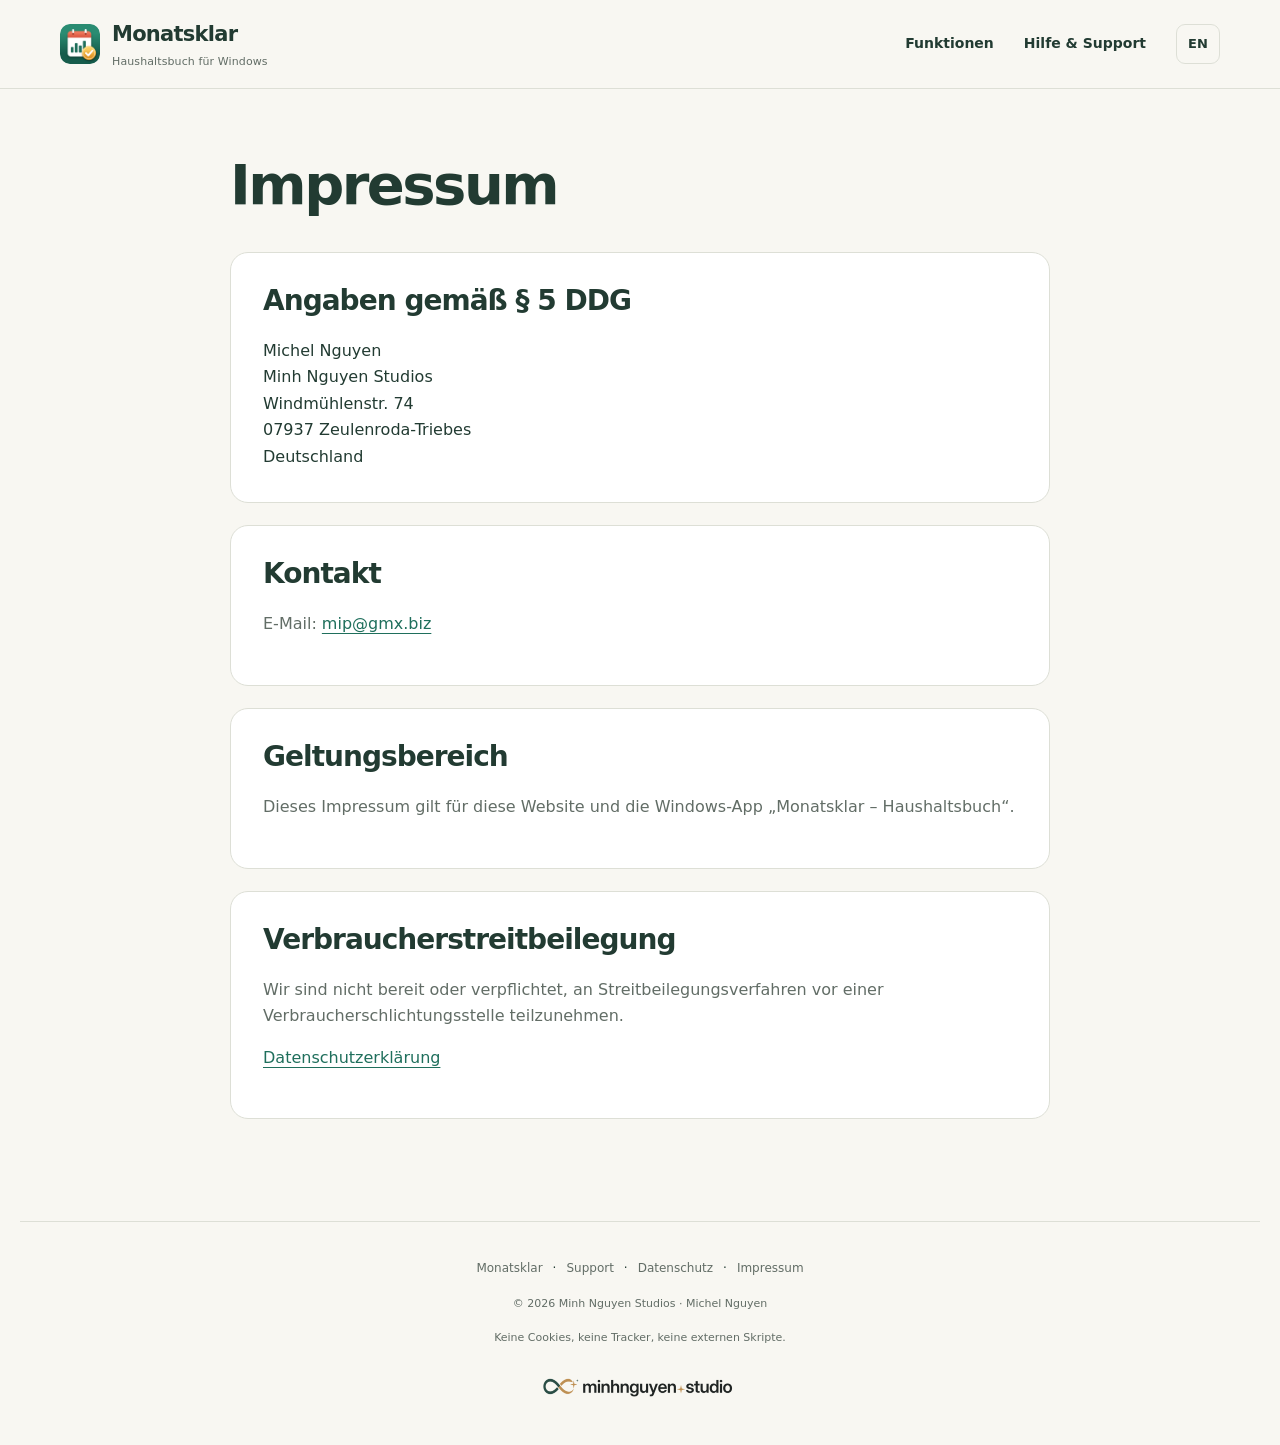
<file: impressum.html>
<!DOCTYPE html>

<html lang="de">
<head>
<meta charset="utf-8">
<meta name="viewport" content="width=device-width,initial-scale=1">
<meta name="color-scheme" content="light dark">
<meta name="theme-color" content="#1F6F5C">
<title>Impressum – Monatsklar</title>
<meta name="description" content="Impressum und Anbieterkennzeichnung für Monatsklar.">
<link rel="canonical" href="https://minh.systems/Monatsklar/impressum.html">
<link rel="alternate" hreflang="de" href="https://minh.systems/Monatsklar/impressum.html">
<link rel="alternate" hreflang="en" href="https://minh.systems/Monatsklar/en/impressum.html">
<link rel="alternate" hreflang="x-default" href="https://minh.systems/Monatsklar/impressum.html">
<meta property="og:type" content="website">
<meta property="og:site_name" content="Monatsklar">
<meta property="og:locale" content="de_DE">
<meta property="og:locale:alternate" content="en_US">
<meta property="og:title" content="Impressum – Monatsklar">
<meta property="og:description" content="Impressum und Anbieterkennzeichnung für Monatsklar.">
<meta property="og:url" content="https://minh.systems/Monatsklar/impressum.html">
<meta property="og:image" content="https://minh.systems/Monatsklar/img/og.png">
<meta property="og:image:width" content="1200">
<meta property="og:image:height" content="630">
<meta property="og:image:alt" content="Monatsklar – Haushaltsbuch für Windows">
<meta name="twitter:card" content="summary_large_image">
<meta name="twitter:title" content="Impressum – Monatsklar">
<meta name="twitter:description" content="Impressum und Anbieterkennzeichnung für Monatsklar.">
<meta name="twitter:image" content="https://minh.systems/Monatsklar/img/og.png">
<link rel="icon" href="favicon.png">
<link rel="apple-touch-icon" href="img/logo.png">
<link rel="stylesheet" href="style.css?v=3">
<script>(function(){if(/[?&]lang=en(?:&|$)/.test(location.search)){location.replace('en/'+location.pathname.split('/').pop()+location.hash);}})();</script>
<script src="site.js" defer></script>
</head>
<body class="document-page">
<a class="skip" href="#main">Zum Inhalt</a>
<header class="top"><nav aria-label="Navigation" class="wrap">
<a class="brand" href="./"><img alt="" height="36" src="img/logo.png" width="36"/><span>Monatsklar<small>Haushaltsbuch für Windows</small></span></a>
<div class="links">
<a href="./#funktionen">Funktionen</a>
<a href="support.html">Hilfe &amp; Support</a>
<a class="lang" href="en/impressum.html" hreflang="en" lang="en" aria-label="Switch to English">EN</a>
</div>
</nav></header>
<main id="main">
<div class="wrap doc">
<div>
<header class="doc-head"><h1>Impressum</h1></header>
<section class="card doc-section">
<h2>Angaben gemäß § 5 DDG</h2>
<address>Michel Nguyen<br/>Minh Nguyen Studios<br/>Windmühlenstr. 74<br/>07937 Zeulenroda-Triebes<br/>Deutschland</address>
</section>
<section class="card doc-section">
<h2>Kontakt</h2>
<p>E-Mail: <a href="mailto:mip@gmx.biz">mip@gmx.biz</a></p>
</section>
<section class="card doc-section">
<h2>Geltungsbereich</h2>
<p>Dieses Impressum gilt für diese Website und die Windows-App „Monatsklar – Haushaltsbuch“.</p>
</section>
<section class="card doc-section">
<h2>Verbraucherstreitbeilegung</h2>
<p>Wir sind nicht bereit oder verpflichtet, an Streitbeilegungsverfahren vor einer Verbraucherschlichtungsstelle teilzunehmen.</p>
<p><a href="privacy.html">Datenschutzerklärung</a></p>
</section>
</div>

</div>
</main>
<footer class="wrap footer">
<a href="./">Monatsklar</a>·<a href="support.html">Support</a>·<a href="privacy.html">Datenschutz</a>·<a href="impressum.html">Impressum</a>
<p>© 2026 Minh Nguyen Studios · Michel Nguyen</p>
<p>Keine Cookies, keine Tracker, keine externen Skripte.</p>
<p style="margin:16px 0 4px"><a href="https://minh.systems/MinhNguyenStudios/" aria-label="Minh Nguyen Studios" style="display:inline-block;line-height:0;border-radius:8px;overflow:hidden;opacity:.92"><picture><source srcset="img/studio-dunkel.png" media="(prefers-color-scheme: dark)"><img src="img/studio-hell.png" width="200" height="47" alt="Minh Nguyen Studios" loading="lazy" style="width:200px;height:auto"></picture></a></p></footer>
</body>
</html>
</file>
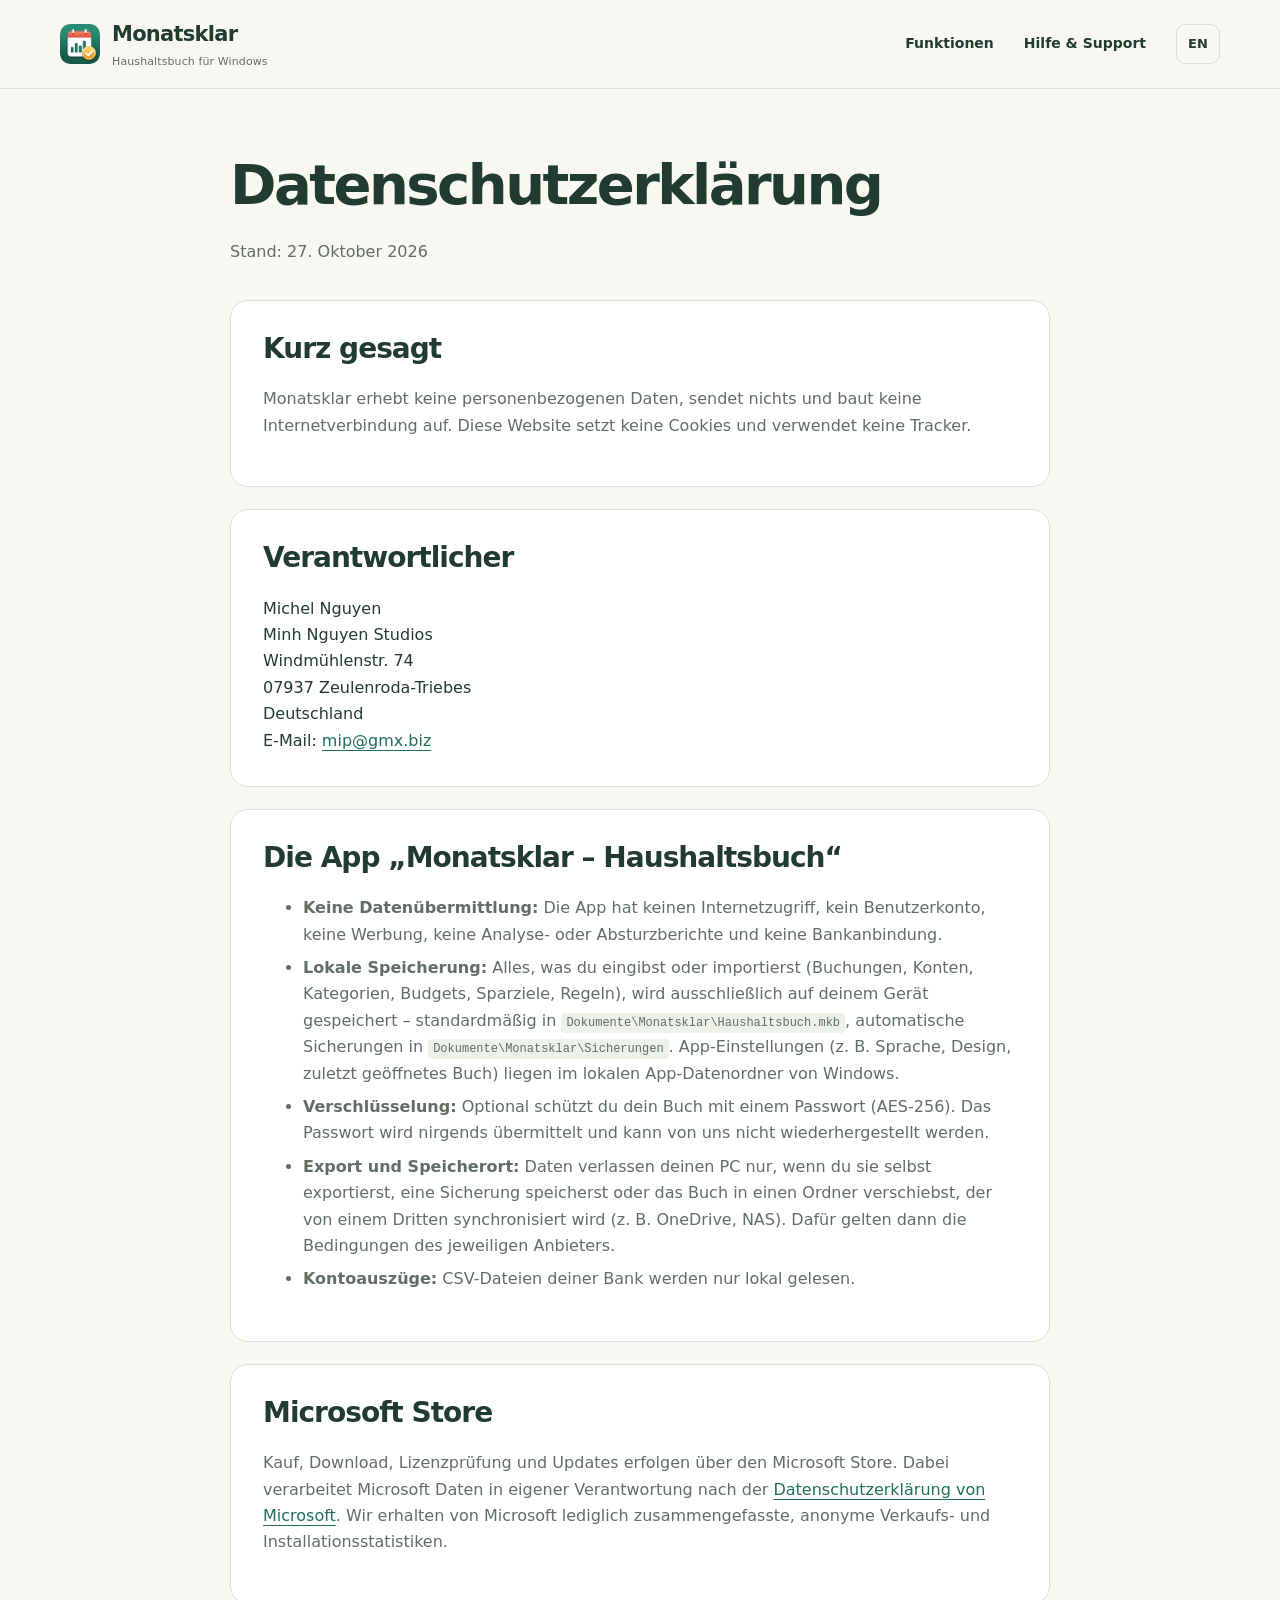
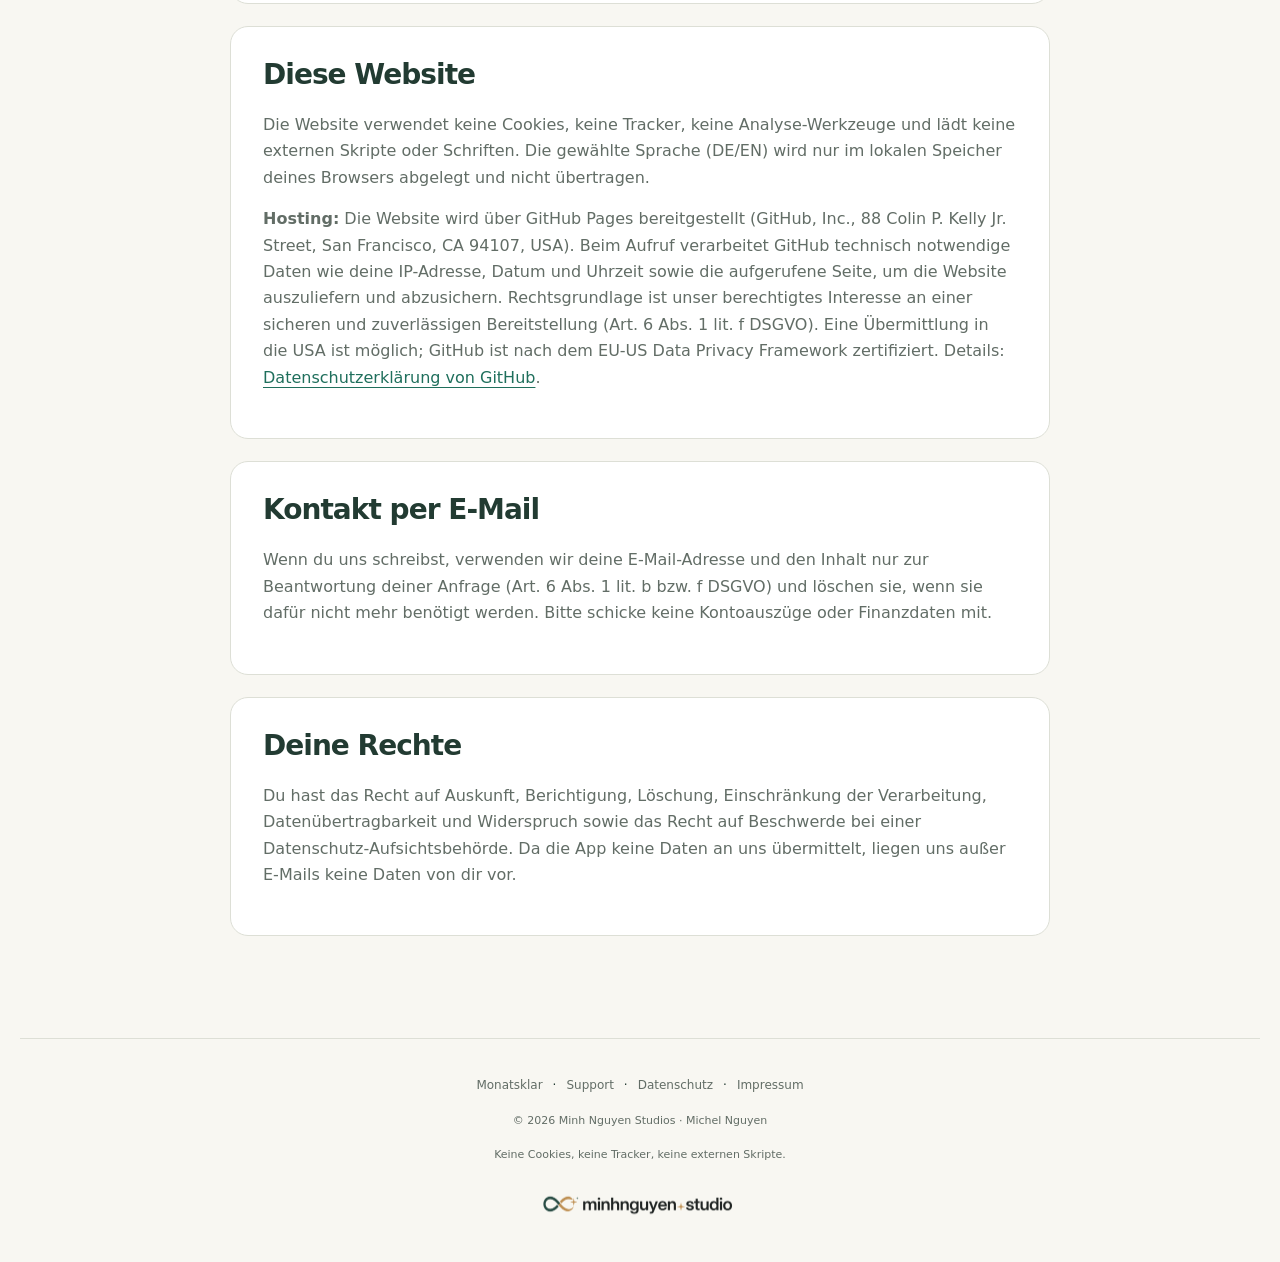
<file: privacy.html>
<!DOCTYPE html>

<html lang="de">
<head>
<meta charset="utf-8">
<meta name="viewport" content="width=device-width,initial-scale=1">
<meta name="color-scheme" content="light dark">
<meta name="theme-color" content="#1F6F5C">
<title>Datenschutz – Monatsklar</title>
<meta name="description" content="Datenschutzerklärung für die Windows-App Monatsklar und diese Website.">
<link rel="canonical" href="https://minh.systems/Monatsklar/privacy.html">
<link rel="alternate" hreflang="de" href="https://minh.systems/Monatsklar/privacy.html">
<link rel="alternate" hreflang="en" href="https://minh.systems/Monatsklar/en/privacy.html">
<link rel="alternate" hreflang="x-default" href="https://minh.systems/Monatsklar/privacy.html">
<meta property="og:type" content="website">
<meta property="og:site_name" content="Monatsklar">
<meta property="og:locale" content="de_DE">
<meta property="og:locale:alternate" content="en_US">
<meta property="og:title" content="Datenschutz – Monatsklar">
<meta property="og:description" content="Datenschutzerklärung für die Windows-App Monatsklar und diese Website.">
<meta property="og:url" content="https://minh.systems/Monatsklar/privacy.html">
<meta property="og:image" content="https://minh.systems/Monatsklar/img/og.png">
<meta property="og:image:width" content="1200">
<meta property="og:image:height" content="630">
<meta property="og:image:alt" content="Monatsklar – Haushaltsbuch für Windows">
<meta name="twitter:card" content="summary_large_image">
<meta name="twitter:title" content="Datenschutz – Monatsklar">
<meta name="twitter:description" content="Datenschutzerklärung für die Windows-App Monatsklar und diese Website.">
<meta name="twitter:image" content="https://minh.systems/Monatsklar/img/og.png">
<link rel="icon" href="favicon.png">
<link rel="apple-touch-icon" href="img/logo.png">
<link rel="stylesheet" href="style.css?v=3">
<script>(function(){if(/[?&]lang=en(?:&|$)/.test(location.search)){location.replace('en/'+location.pathname.split('/').pop()+location.hash);}})();</script>
<script src="site.js" defer></script>
</head>
<body class="document-page">
<a class="skip" href="#main">Zum Inhalt</a>
<header class="top"><nav aria-label="Navigation" class="wrap">
<a class="brand" href="./"><img alt="" height="36" src="img/logo.png" width="36"/><span>Monatsklar<small>Haushaltsbuch für Windows</small></span></a>
<div class="links">
<a href="./#funktionen">Funktionen</a>
<a href="support.html">Hilfe &amp; Support</a>
<a class="lang" href="en/privacy.html" hreflang="en" lang="en" aria-label="Switch to English">EN</a>
</div>
</nav></header>
<main id="main">
<div class="wrap doc">
<div>
<header class="doc-head"><h1>Datenschutzerklärung</h1>
<p>Stand: 27. Oktober 2026</p></header>
<section class="card doc-section">
<h2>Kurz gesagt</h2>
<p>Monatsklar erhebt keine personenbezogenen Daten, sendet nichts und baut keine Internetverbindung auf. Diese Website setzt keine Cookies und verwendet keine Tracker.</p>
</section>
<section class="card doc-section">
<h2>Verantwortlicher</h2>
<address>Michel Nguyen<br/>Minh Nguyen Studios<br/>Windmühlenstr. 74<br/>07937 Zeulenroda-Triebes<br/>Deutschland<br/>E-Mail: <a href="mailto:mip@gmx.biz">mip@gmx.biz</a></address>
</section>
<section class="card doc-section">
<h2>Die App „Monatsklar – Haushaltsbuch“</h2>
<ul><li><b>Keine Datenübermittlung:</b> Die App hat keinen Internetzugriff, kein Benutzerkonto, keine Werbung, keine Analyse- oder Absturzberichte und keine Bankanbindung.</li>
<li><b>Lokale Speicherung:</b> Alles, was du eingibst oder importierst (Buchungen, Konten, Kategorien, Budgets, Sparziele, Regeln), wird ausschließlich auf deinem Gerät gespeichert – standardmäßig in <code>Dokumente\Monatsklar\Haushaltsbuch.mkb</code>, automatische Sicherungen in <code>Dokumente\Monatsklar\Sicherungen</code>. App-Einstellungen (z. B. Sprache, Design, zuletzt geöffnetes Buch) liegen im lokalen App-Datenordner von Windows.</li>
<li><b>Verschlüsselung:</b> Optional schützt du dein Buch mit einem Passwort (AES-256). Das Passwort wird nirgends übermittelt und kann von uns nicht wiederhergestellt werden.</li>
<li><b>Export und Speicherort:</b> Daten verlassen deinen PC nur, wenn du sie selbst exportierst, eine Sicherung speicherst oder das Buch in einen Ordner verschiebst, der von einem Dritten synchronisiert wird (z. B. OneDrive, NAS). Dafür gelten dann die Bedingungen des jeweiligen Anbieters.</li>
<li><b>Kontoauszüge:</b> CSV-Dateien deiner Bank werden nur lokal gelesen.</li></ul>
</section>
<section class="card doc-section">
<h2>Microsoft Store</h2>
<p>Kauf, Download, Lizenzprüfung und Updates erfolgen über den Microsoft Store. Dabei verarbeitet Microsoft Daten in eigener Verantwortung nach der <a href="https://privacy.microsoft.com/de-de/privacystatement" rel="noopener">Datenschutzerklärung von Microsoft</a>. Wir erhalten von Microsoft lediglich zusammengefasste, anonyme Verkaufs- und Installationsstatistiken.</p>
</section>
<section class="card doc-section">
<h2>Diese Website</h2>
<p>Die Website verwendet keine Cookies, keine Tracker, keine Analyse-Werkzeuge und lädt keine externen Skripte oder Schriften. Die gewählte Sprache (DE/EN) wird nur im lokalen Speicher deines Browsers abgelegt und nicht übertragen.</p>
<p><b>Hosting:</b> Die Website wird über GitHub Pages bereitgestellt (GitHub, Inc., 88 Colin P. Kelly Jr. Street, San Francisco, CA 94107, USA). Beim Aufruf verarbeitet GitHub technisch notwendige Daten wie deine IP-Adresse, Datum und Uhrzeit sowie die aufgerufene Seite, um die Website auszuliefern und abzusichern. Rechtsgrundlage ist unser berechtigtes Interesse an einer sicheren und zuverlässigen Bereitstellung (Art. 6 Abs. 1 lit. f DSGVO). Eine Übermittlung in die USA ist möglich; GitHub ist nach dem EU-US Data Privacy Framework zertifiziert. Details: <a href="https://docs.github.com/de/site-policy/privacy-policies/github-general-privacy-statement" rel="noopener">Datenschutzerklärung von GitHub</a>.</p>
</section>
<section class="card doc-section">
<h2>Kontakt per E-Mail</h2>
<p>Wenn du uns schreibst, verwenden wir deine E-Mail-Adresse und den Inhalt nur zur Beantwortung deiner Anfrage (Art. 6 Abs. 1 lit. b bzw. f DSGVO) und löschen sie, wenn sie dafür nicht mehr benötigt werden. Bitte schicke keine Kontoauszüge oder Finanzdaten mit.</p>
</section>
<section class="card doc-section">
<h2>Deine Rechte</h2>
<p>Du hast das Recht auf Auskunft, Berichtigung, Löschung, Einschränkung der Verarbeitung, Datenübertragbarkeit und Widerspruch sowie das Recht auf Beschwerde bei einer Datenschutz-Aufsichtsbehörde. Da die App keine Daten an uns übermittelt, liegen uns außer E-Mails keine Daten von dir vor.</p>
</section>
</div>

</div>
</main>
<footer class="wrap footer">
<a href="./">Monatsklar</a>·<a href="support.html">Support</a>·<a href="privacy.html">Datenschutz</a>·<a href="impressum.html">Impressum</a>
<p>© 2026 Minh Nguyen Studios · Michel Nguyen</p>
<p>Keine Cookies, keine Tracker, keine externen Skripte.</p>
<p style="margin:16px 0 4px"><a href="https://minh.systems/MinhNguyenStudios/" aria-label="Minh Nguyen Studios" style="display:inline-block;line-height:0;border-radius:8px;overflow:hidden;opacity:.92"><picture><source srcset="img/studio-dunkel.png" media="(prefers-color-scheme: dark)"><img src="img/studio-hell.png" width="200" height="47" alt="Minh Nguyen Studios" loading="lazy" style="width:200px;height:auto"></picture></a></p></footer>
</body>
</html>
</file>
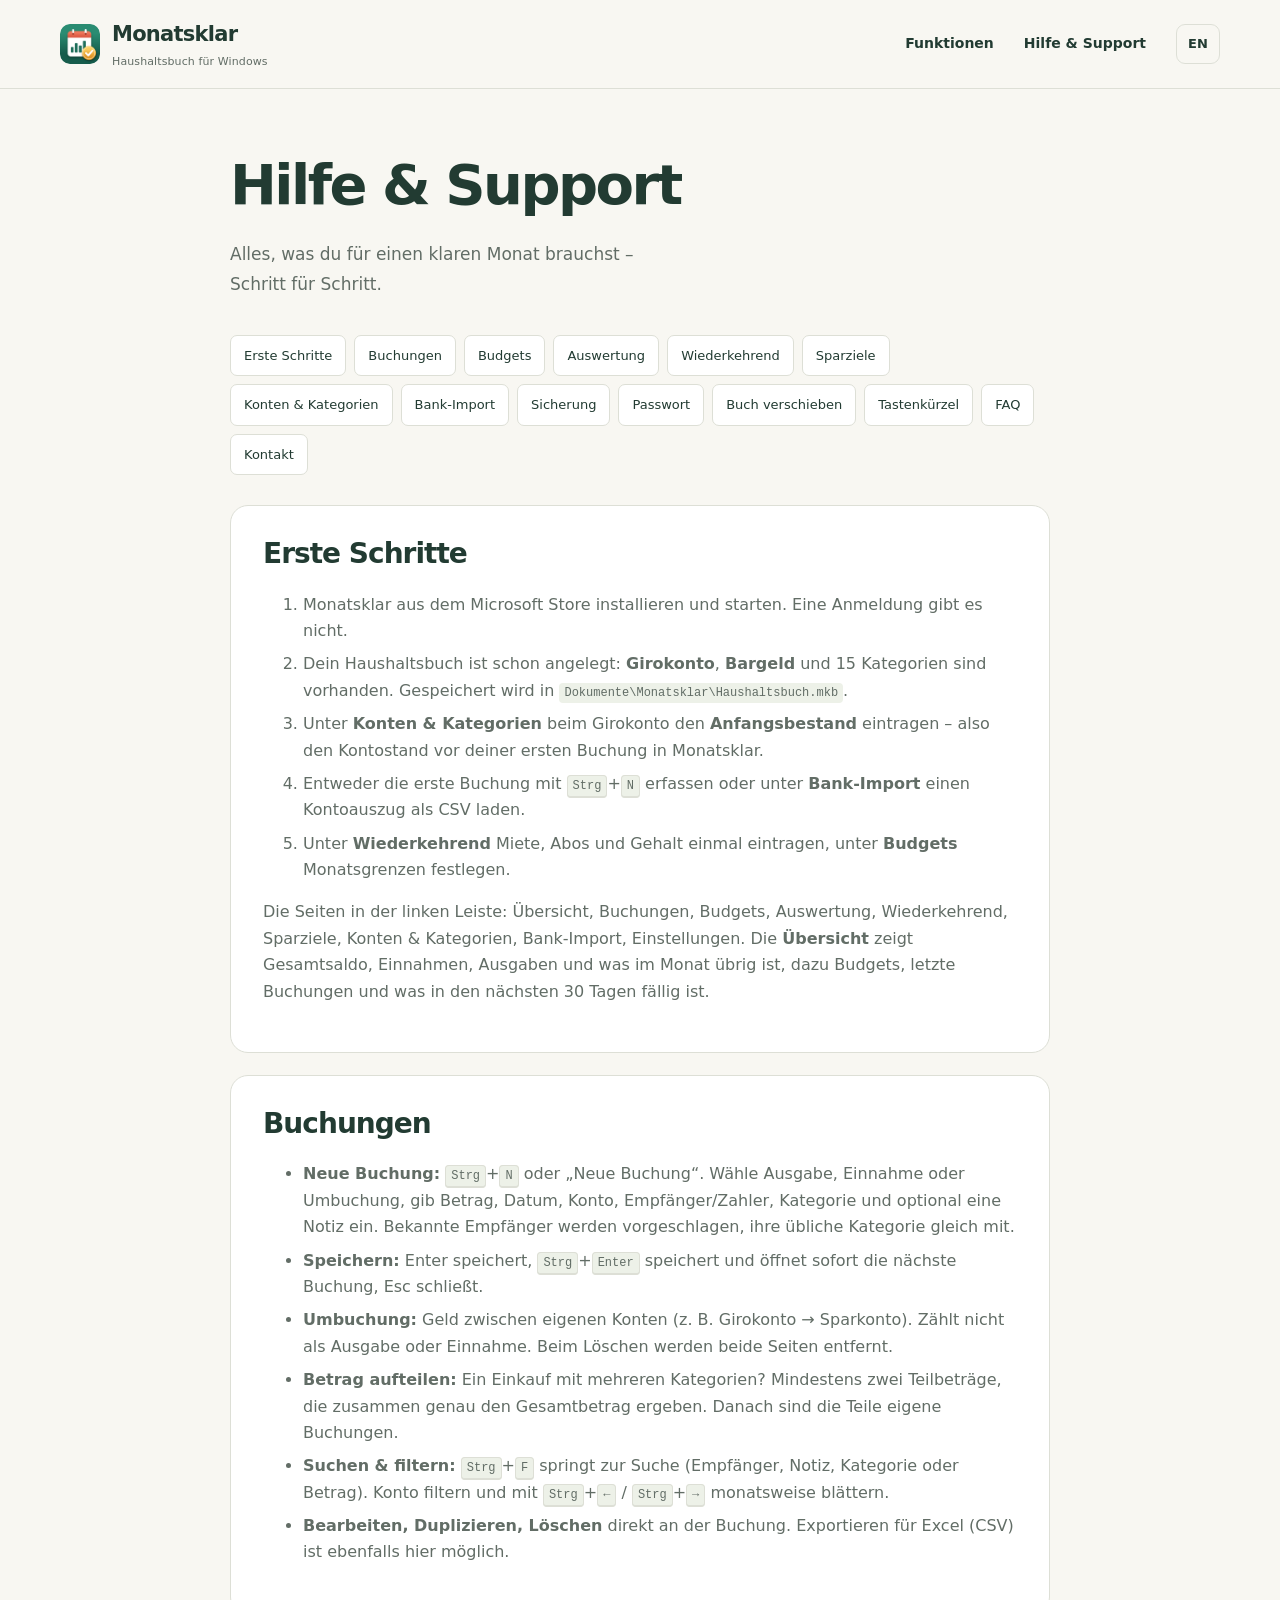
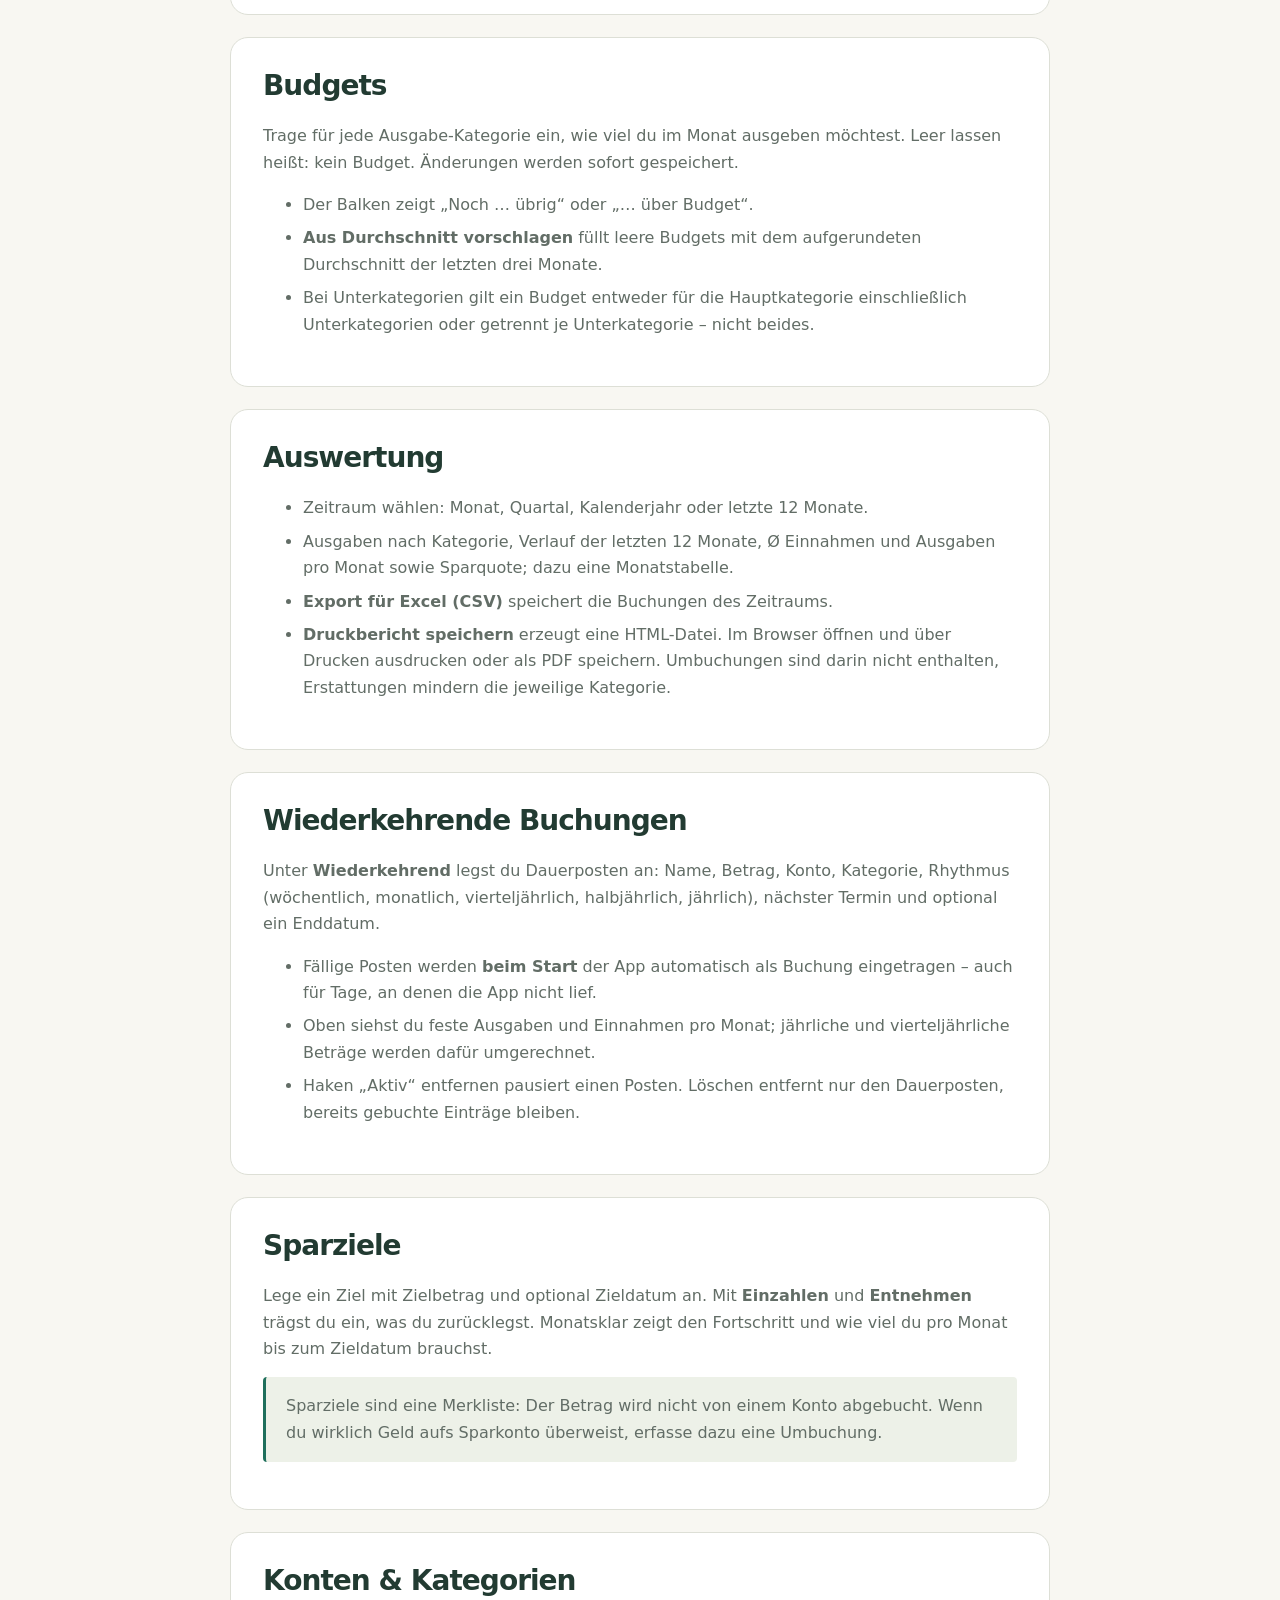
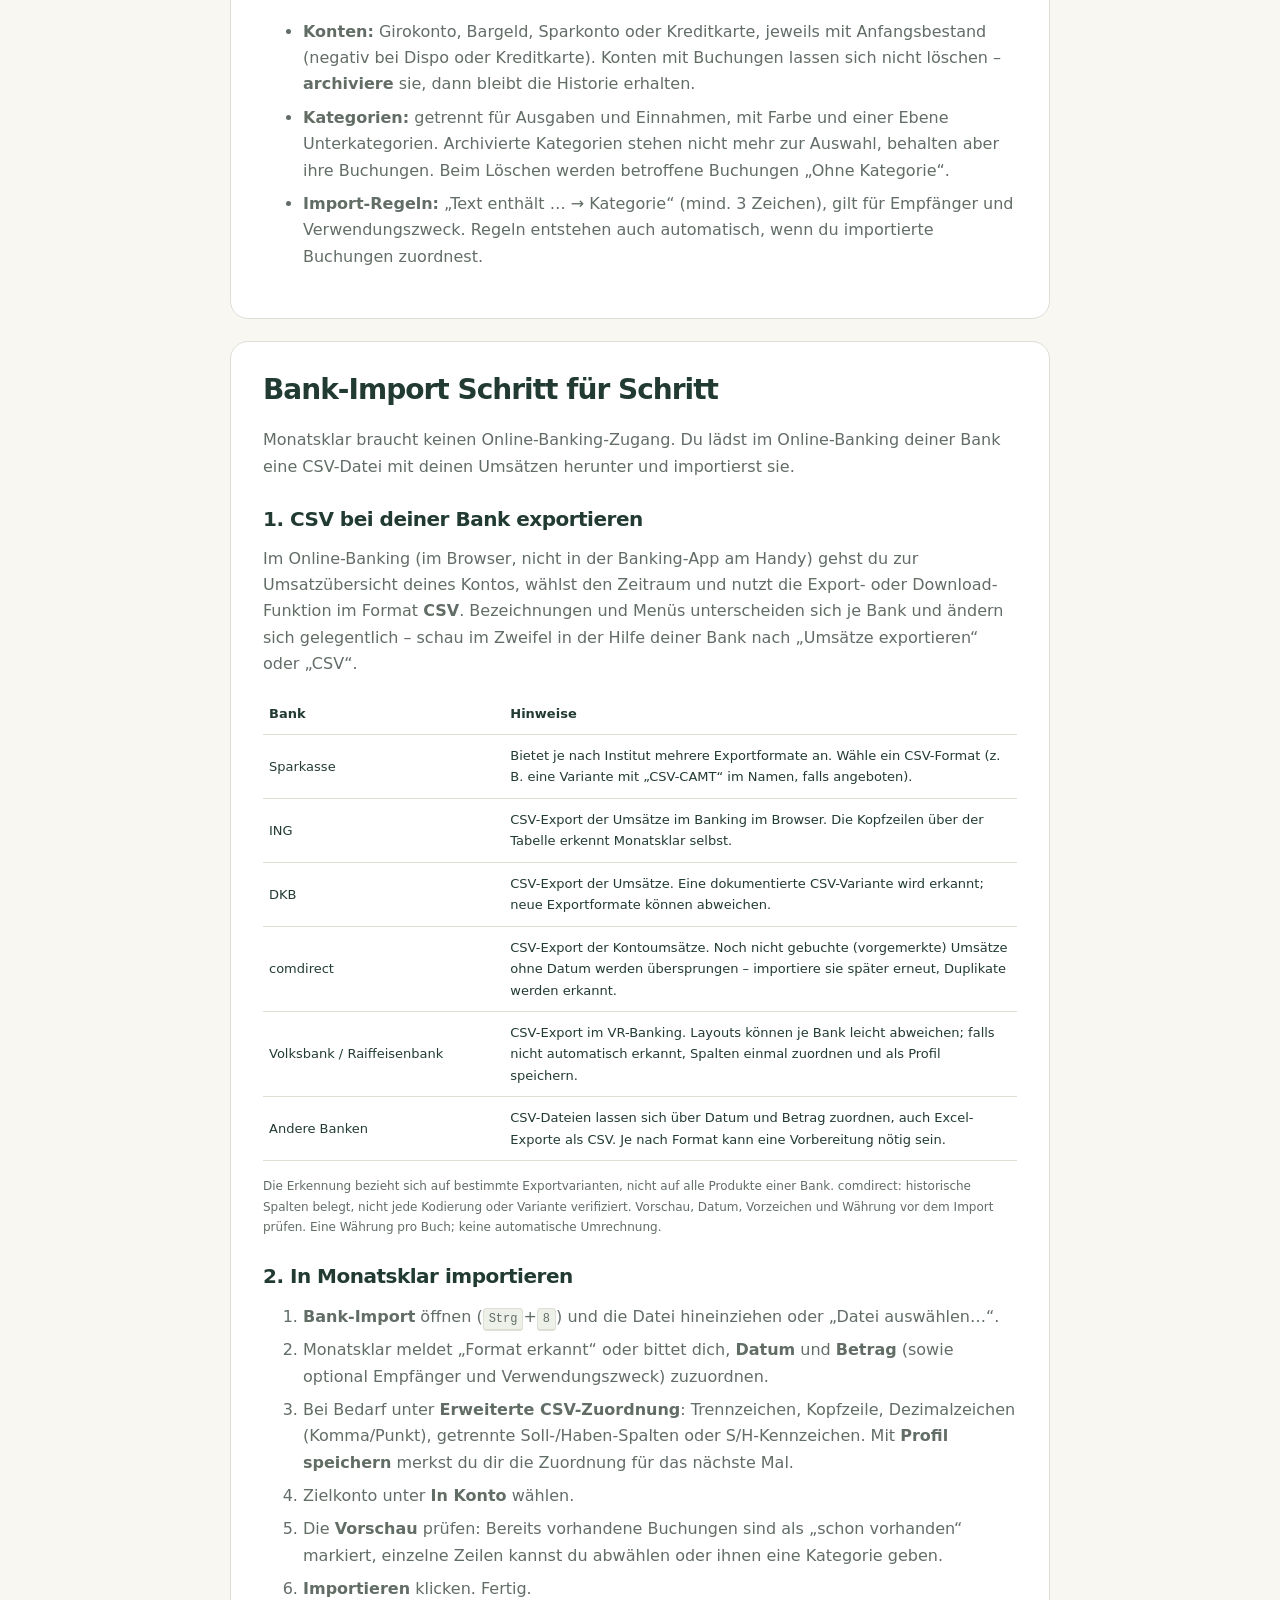
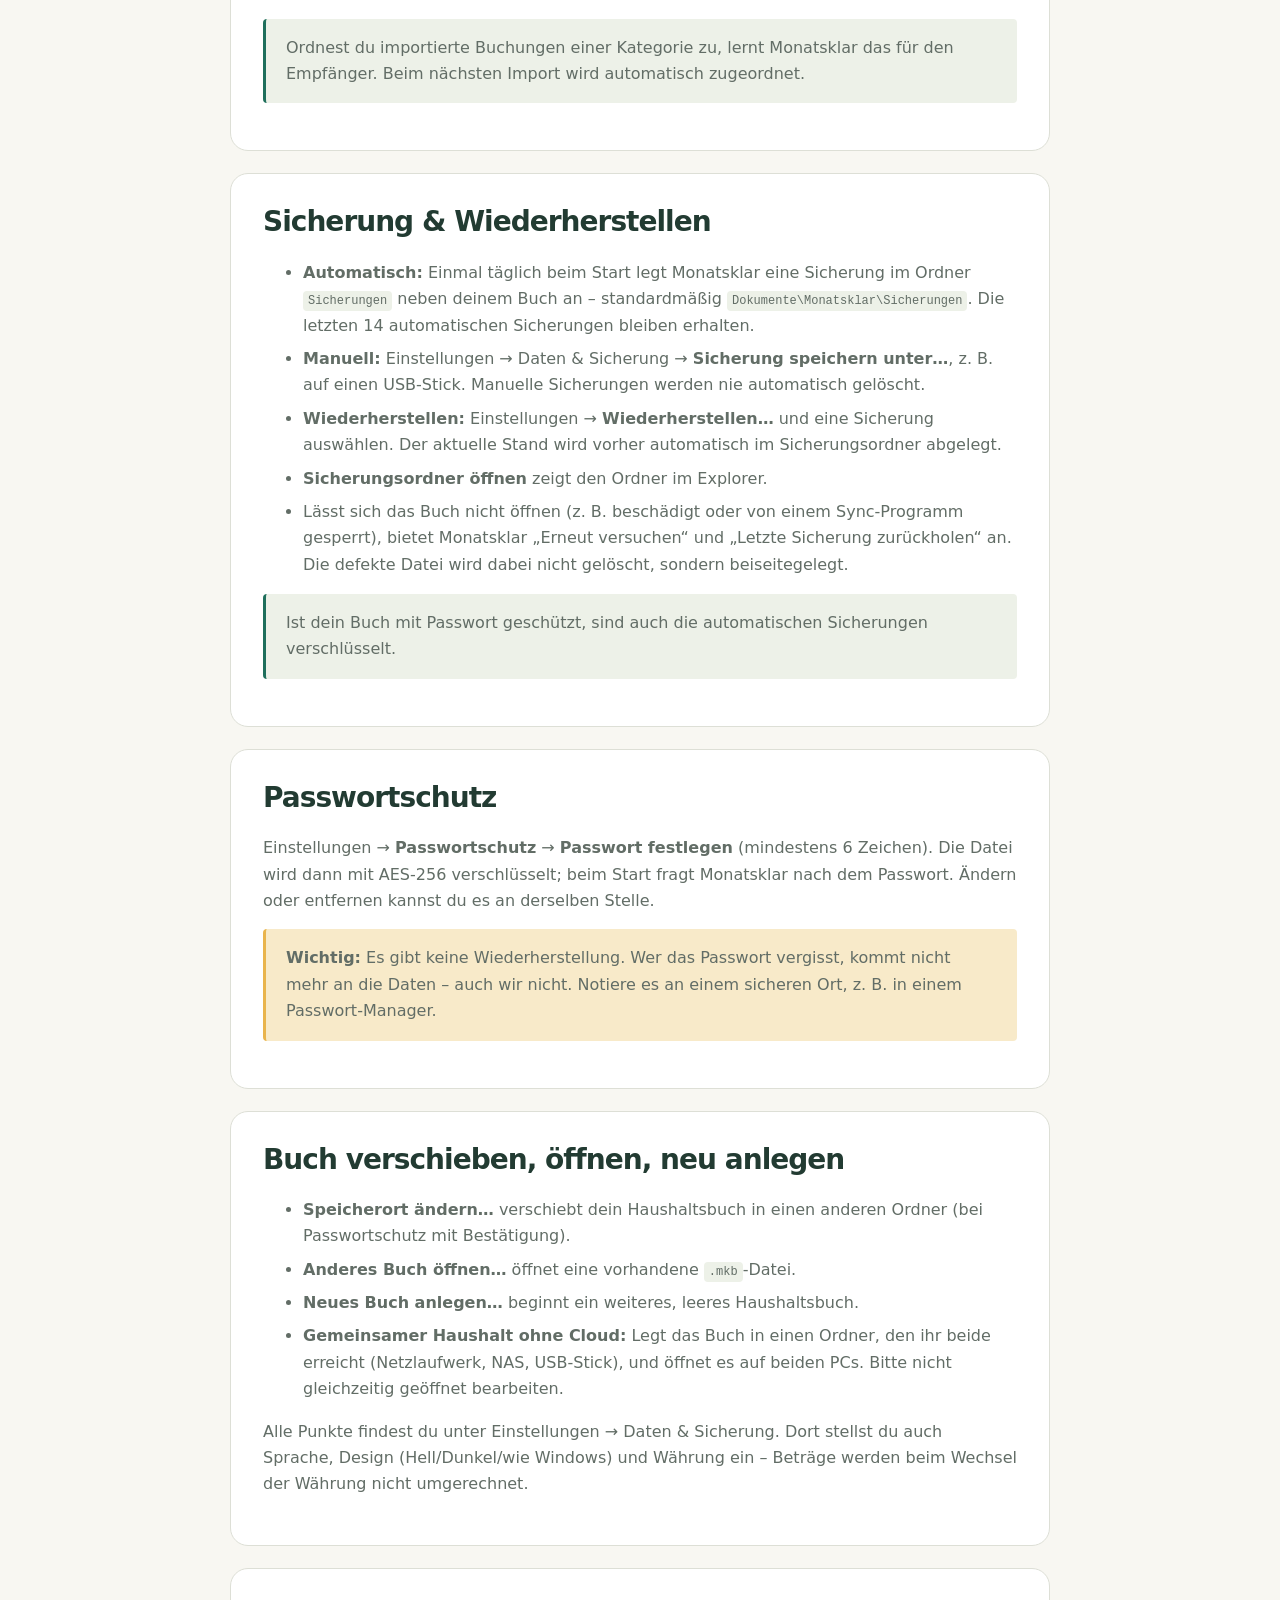
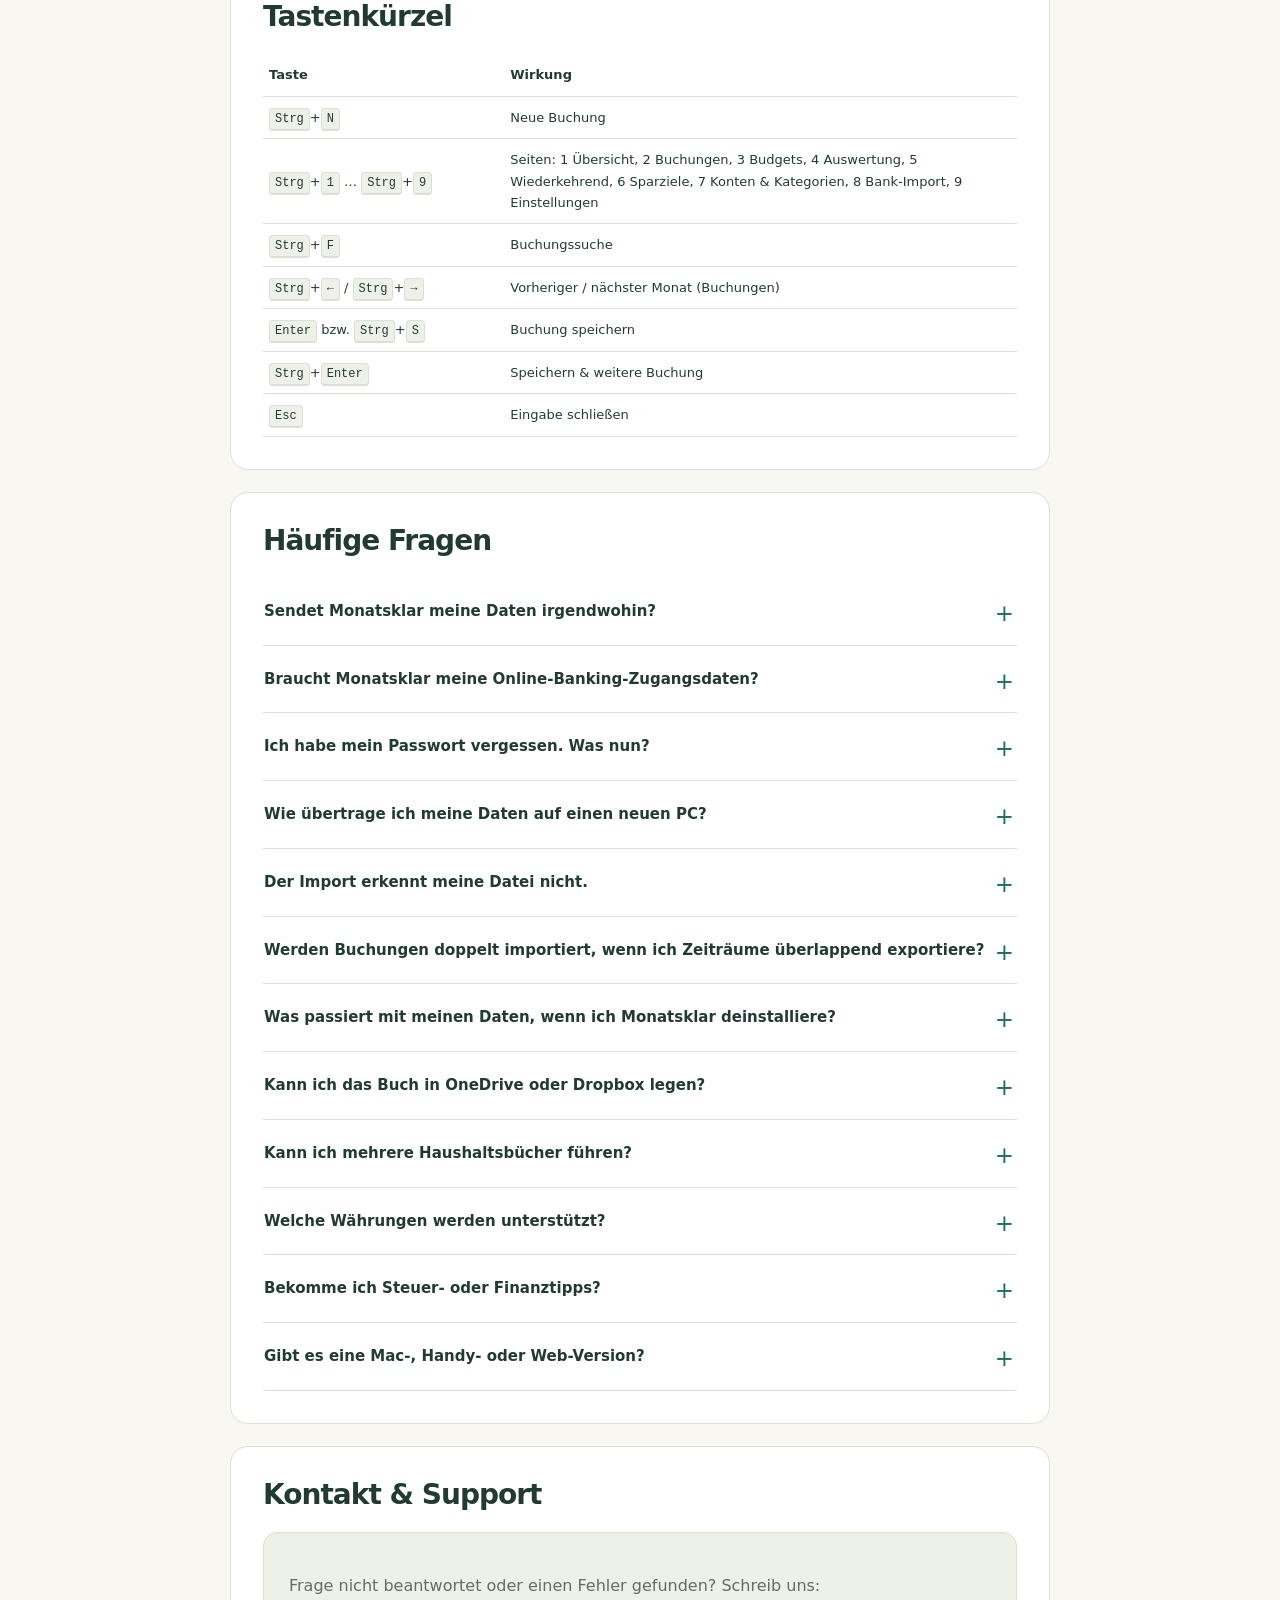
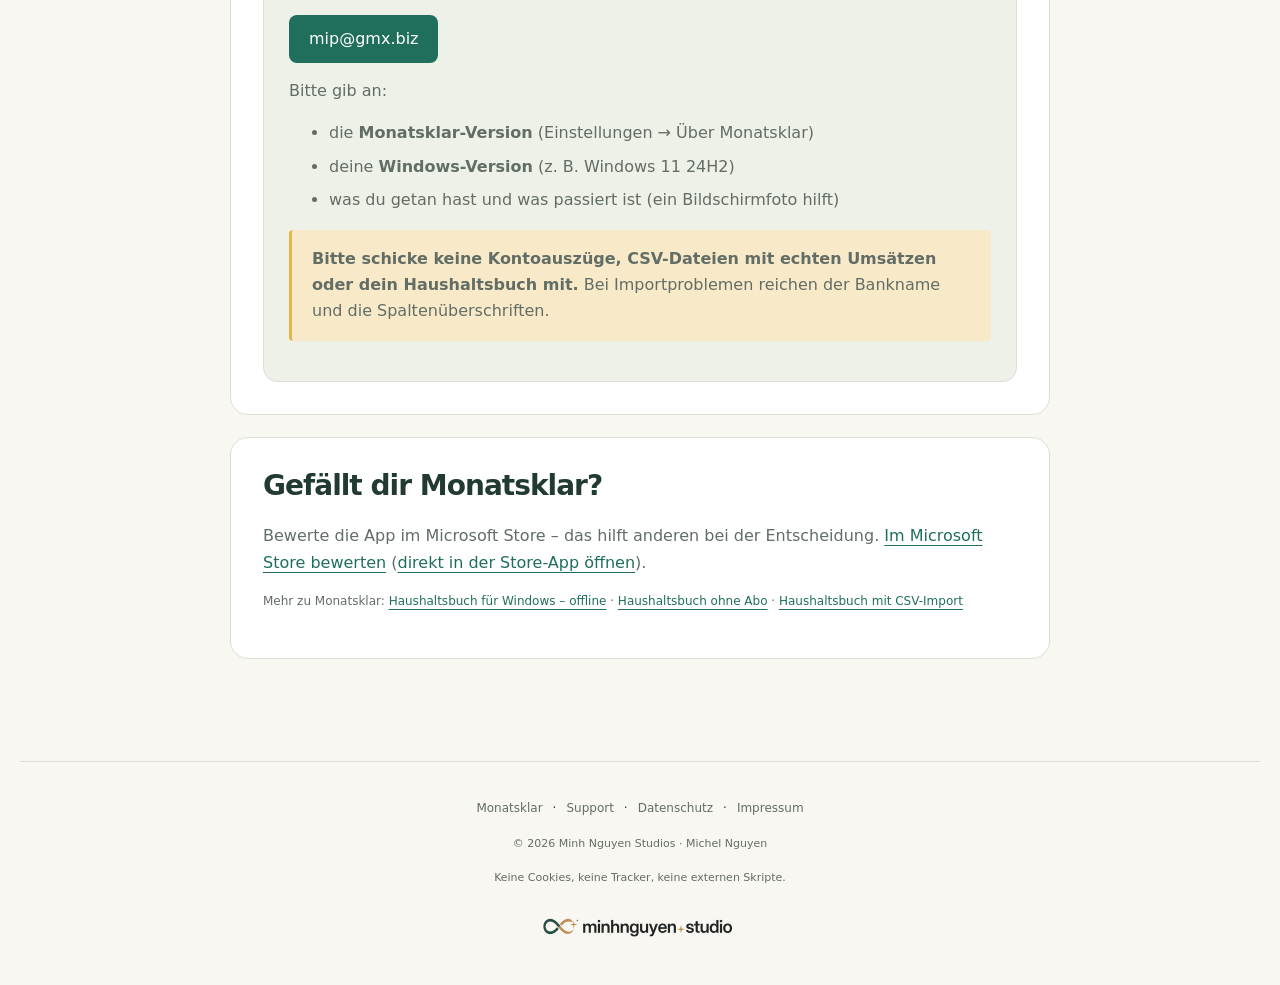
<file: support.html>
<!DOCTYPE html>

<html lang="de">
<head>
<meta charset="utf-8">
<meta name="viewport" content="width=device-width,initial-scale=1">
<meta name="color-scheme" content="light dark">
<meta name="theme-color" content="#1F6F5C">
<title>Hilfe: Bank-CSV importieren, Sicherung, Passwort · Monatsklar</title>
<meta name="description" content="Hilfe zu Monatsklar: Bank-CSV importieren, Sicherung, Passwortschutz, Tastenkürzel und häufige Fragen zum Haushaltsbuch für Windows.">
<link rel="canonical" href="https://minh.systems/Monatsklar/support.html">
<link rel="alternate" hreflang="de" href="https://minh.systems/Monatsklar/support.html">
<link rel="alternate" hreflang="en" href="https://minh.systems/Monatsklar/en/support.html">
<link rel="alternate" hreflang="x-default" href="https://minh.systems/Monatsklar/support.html">
<meta property="og:type" content="website">
<meta property="og:site_name" content="Monatsklar">
<meta property="og:locale" content="de_DE">
<meta property="og:locale:alternate" content="en_US">
<meta property="og:title" content="Hilfe: Bank-CSV importieren, Sicherung, Passwort · Monatsklar">
<meta property="og:description" content="Hilfe zu Monatsklar: Bank-CSV importieren, Sicherung, Passwortschutz, Tastenkürzel und häufige Fragen zum Haushaltsbuch für Windows.">
<meta property="og:url" content="https://minh.systems/Monatsklar/support.html">
<meta property="og:image" content="https://minh.systems/Monatsklar/img/og.png">
<meta property="og:image:width" content="1200">
<meta property="og:image:height" content="630">
<meta property="og:image:alt" content="Monatsklar – Haushaltsbuch für Windows">
<meta name="twitter:card" content="summary_large_image">
<meta name="twitter:title" content="Hilfe: Bank-CSV importieren, Sicherung, Passwort · Monatsklar">
<meta name="twitter:description" content="Hilfe zu Monatsklar: Bank-CSV importieren, Sicherung, Passwortschutz, Tastenkürzel und häufige Fragen zum Haushaltsbuch für Windows.">
<meta name="twitter:image" content="https://minh.systems/Monatsklar/img/og.png">
<link rel="icon" href="favicon.png">
<link rel="apple-touch-icon" href="img/logo.png">
<link rel="stylesheet" href="style.css?v=3">
<script>(function(){if(/[?&]lang=en(?:&|$)/.test(location.search)){location.replace('en/'+location.pathname.split('/').pop()+location.hash);}})();</script>
<script src="site.js" defer></script>
</head>
<body class="document-page">
<a class="skip" href="#main">Zum Inhalt</a>
<header class="top"><nav aria-label="Navigation" class="wrap">
<a class="brand" href="./"><img alt="" height="36" src="img/logo.png" width="36"/><span>Monatsklar<small>Haushaltsbuch für Windows</small></span></a>
<div class="links">
<a href="./#funktionen">Funktionen</a>
<a href="support.html">Hilfe &amp; Support</a>
<a class="lang" href="en/support.html" hreflang="en" lang="en" aria-label="Switch to English">EN</a>
</div>
</nav></header>
<main id="main">
<div class="wrap doc">
<div class="doc-head">
<h1>Hilfe &amp; Support</h1>
<p class="lead">Alles, was du für einen klaren Monat brauchst – Schritt für Schritt.</p>
</div>
<nav aria-label="Inhalt" class="toc">
<a href="#start">Erste Schritte</a><a href="#buchungen">Buchungen</a><a href="#budgets">Budgets</a><a href="#auswertung">Auswertung</a><a href="#wiederkehrend">Wiederkehrend</a><a href="#sparziele">Sparziele</a><a href="#konten">Konten &amp; Kategorien</a><a href="#import">Bank-Import</a><a href="#sicherung">Sicherung</a><a href="#passwort">Passwort</a><a href="#speicherort">Buch verschieben</a><a href="#tasten">Tastenkürzel</a><a href="#faq">FAQ</a><a href="#kontakt">Kontakt</a>
</nav>
<section class="card doc-section">
<h2 id="start">Erste Schritte</h2>
<div><ol><li>Monatsklar aus dem Microsoft Store installieren und starten. Eine Anmeldung gibt es nicht.</li>
<li>Dein Haushaltsbuch ist schon angelegt: <b>Girokonto</b>, <b>Bargeld</b> und 15 Kategorien sind vorhanden. Gespeichert wird in <code>Dokumente\Monatsklar\Haushaltsbuch.mkb</code>.</li>
<li>Unter <b>Konten &amp; Kategorien</b> beim Girokonto den <b>Anfangsbestand</b> eintragen – also den Kontostand vor deiner ersten Buchung in Monatsklar.</li>
<li>Entweder die erste Buchung mit <kbd>Strg</kbd>+<kbd>N</kbd> erfassen oder unter <b>Bank-Import</b> einen Kontoauszug als CSV laden.</li>
<li>Unter <b>Wiederkehrend</b> Miete, Abos und Gehalt einmal eintragen, unter <b>Budgets</b> Monatsgrenzen festlegen.</li></ol>
<p>Die Seiten in der linken Leiste: Übersicht, Buchungen, Budgets, Auswertung, Wiederkehrend, Sparziele, Konten &amp; Kategorien, Bank-Import, Einstellungen. Die <b>Übersicht</b> zeigt Gesamtsaldo, Einnahmen, Ausgaben und was im Monat übrig ist, dazu Budgets, letzte Buchungen und was in den nächsten 30 Tagen fällig ist.</p></div>
</section>
<section class="card doc-section">
<h2 id="buchungen">Buchungen</h2>
<div><ul><li><b>Neue Buchung:</b> <kbd>Strg</kbd>+<kbd>N</kbd> oder „Neue Buchung“. Wähle Ausgabe, Einnahme oder Umbuchung, gib Betrag, Datum, Konto, Empfänger/Zahler, Kategorie und optional eine Notiz ein. Bekannte Empfänger werden vorgeschlagen, ihre übliche Kategorie gleich mit.</li>
<li><b>Speichern:</b> Enter speichert, <kbd>Strg</kbd>+<kbd>Enter</kbd> speichert und öffnet sofort die nächste Buchung, Esc schließt.</li>
<li><b>Umbuchung:</b> Geld zwischen eigenen Konten (z. B. Girokonto → Sparkonto). Zählt nicht als Ausgabe oder Einnahme. Beim Löschen werden beide Seiten entfernt.</li>
<li><b>Betrag aufteilen:</b> Ein Einkauf mit mehreren Kategorien? Mindestens zwei Teilbeträge, die zusammen genau den Gesamtbetrag ergeben. Danach sind die Teile eigene Buchungen.</li>
<li><b>Suchen &amp; filtern:</b> <kbd>Strg</kbd>+<kbd>F</kbd> springt zur Suche (Empfänger, Notiz, Kategorie oder Betrag). Konto filtern und mit <kbd>Strg</kbd>+<kbd>←</kbd> / <kbd>Strg</kbd>+<kbd>→</kbd> monatsweise blättern.</li>
<li><b>Bearbeiten, Duplizieren, Löschen</b> direkt an der Buchung. Exportieren für Excel (CSV) ist ebenfalls hier möglich.</li></ul></div>
</section>
<section class="card doc-section">
<h2 id="budgets">Budgets</h2>
<div><p>Trage für jede Ausgabe-Kategorie ein, wie viel du im Monat ausgeben möchtest. Leer lassen heißt: kein Budget. Änderungen werden sofort gespeichert.</p>
<ul><li>Der Balken zeigt „Noch … übrig“ oder „… über Budget“.</li>
<li><b>Aus Durchschnitt vorschlagen</b> füllt leere Budgets mit dem aufgerundeten Durchschnitt der letzten drei Monate.</li>
<li>Bei Unterkategorien gilt ein Budget entweder für die Hauptkategorie einschließlich Unterkategorien oder getrennt je Unterkategorie – nicht beides.</li></ul></div>
</section>
<section class="card doc-section">
<h2 id="auswertung">Auswertung</h2>
<div><ul><li>Zeitraum wählen: Monat, Quartal, Kalenderjahr oder letzte 12 Monate.</li>
<li>Ausgaben nach Kategorie, Verlauf der letzten 12 Monate, Ø Einnahmen und Ausgaben pro Monat sowie Sparquote; dazu eine Monatstabelle.</li>
<li><b>Export für Excel (CSV)</b> speichert die Buchungen des Zeitraums.</li>
<li><b>Druckbericht speichern</b> erzeugt eine HTML-Datei. Im Browser öffnen und über Drucken ausdrucken oder als PDF speichern. Umbuchungen sind darin nicht enthalten, Erstattungen mindern die jeweilige Kategorie.</li></ul></div>
</section>
<section class="card doc-section">
<h2 id="wiederkehrend">Wiederkehrende Buchungen</h2>
<div><p>Unter <b>Wiederkehrend</b> legst du Dauerposten an: Name, Betrag, Konto, Kategorie, Rhythmus (wöchentlich, monatlich, vierteljährlich, halbjährlich, jährlich), nächster Termin und optional ein Enddatum.</p>
<ul><li>Fällige Posten werden <b>beim Start</b> der App automatisch als Buchung eingetragen – auch für Tage, an denen die App nicht lief.</li>
<li>Oben siehst du feste Ausgaben und Einnahmen pro Monat; jährliche und vierteljährliche Beträge werden dafür umgerechnet.</li>
<li>Haken „Aktiv“ entfernen pausiert einen Posten. Löschen entfernt nur den Dauerposten, bereits gebuchte Einträge bleiben.</li></ul></div>
</section>
<section class="card doc-section">
<h2 id="sparziele">Sparziele</h2>
<div><p>Lege ein Ziel mit Zielbetrag und optional Zieldatum an. Mit <b>Einzahlen</b> und <b>Entnehmen</b> trägst du ein, was du zurücklegst. Monatsklar zeigt den Fortschritt und wie viel du pro Monat bis zum Zieldatum brauchst.</p>
<p class="tip">Sparziele sind eine Merkliste: Der Betrag wird nicht von einem Konto abgebucht. Wenn du wirklich Geld aufs Sparkonto überweist, erfasse dazu eine Umbuchung.</p></div>
</section>
<section class="card doc-section">
<h2 id="konten">Konten &amp; Kategorien</h2>
<div><ul><li><b>Konten:</b> Girokonto, Bargeld, Sparkonto oder Kreditkarte, jeweils mit Anfangsbestand (negativ bei Dispo oder Kreditkarte). Konten mit Buchungen lassen sich nicht löschen – <b>archiviere</b> sie, dann bleibt die Historie erhalten.</li>
<li><b>Kategorien:</b> getrennt für Ausgaben und Einnahmen, mit Farbe und einer Ebene Unterkategorien. Archivierte Kategorien stehen nicht mehr zur Auswahl, behalten aber ihre Buchungen. Beim Löschen werden betroffene Buchungen „Ohne Kategorie“.</li>
<li><b>Import-Regeln:</b> „Text enthält … → Kategorie“ (mind. 3 Zeichen), gilt für Empfänger und Verwendungszweck. Regeln entstehen auch automatisch, wenn du importierte Buchungen zuordnest.</li></ul></div>
</section>
<section class="card doc-section">
<h2 id="import">Bank-Import Schritt für Schritt</h2>
<div>
<p>Monatsklar braucht keinen Online-Banking-Zugang. Du lädst im Online-Banking deiner Bank eine CSV-Datei mit deinen Umsätzen herunter und importierst sie.</p>
<h3>1. CSV bei deiner Bank exportieren</h3>
<p>Im Online-Banking (im Browser, nicht in der Banking-App am Handy) gehst du zur Umsatzübersicht deines Kontos, wählst den Zeitraum und nutzt die Export- oder Download-Funktion im Format <b>CSV</b>. Bezeichnungen und Menüs unterscheiden sich je Bank und ändern sich gelegentlich – schau im Zweifel in der Hilfe deiner Bank nach „Umsätze exportieren“ oder „CSV“.</p>
<table><tr><th>Bank</th><th>Hinweise</th></tr>
<tr><td>Sparkasse</td><td>Bietet je nach Institut mehrere Exportformate an. Wähle ein CSV-Format (z. B. eine Variante mit „CSV-CAMT“ im Namen, falls angeboten).</td></tr>
<tr><td>ING</td><td>CSV-Export der Umsätze im Banking im Browser. Die Kopfzeilen über der Tabelle erkennt Monatsklar selbst.</td></tr>
<tr><td>DKB</td><td>CSV-Export der Umsätze. Eine dokumentierte CSV-Variante wird erkannt; neue Exportformate können abweichen.</td></tr>
<tr><td>comdirect</td><td>CSV-Export der Kontoumsätze. Noch nicht gebuchte (vorgemerkte) Umsätze ohne Datum werden übersprungen – importiere sie später erneut, Duplikate werden erkannt.</td></tr>
<tr><td>Volksbank / Raiffeisenbank</td><td>CSV-Export im VR-Banking. Layouts können je Bank leicht abweichen; falls nicht automatisch erkannt, Spalten einmal zuordnen und als Profil speichern.</td></tr>
<tr><td>Andere Banken</td><td>CSV-Dateien lassen sich über Datum und Betrag zuordnen, auch Excel-Exporte als CSV. Je nach Format kann eine Vorbereitung nötig sein.</td></tr></table>
<p class="note">Die Erkennung bezieht sich auf bestimmte Exportvarianten, nicht auf alle Produkte einer Bank. comdirect: historische Spalten belegt, nicht jede Kodierung oder Variante verifiziert. Vorschau, Datum, Vorzeichen und Währung vor dem Import prüfen. Eine Währung pro Buch; keine automatische Umrechnung.</p>
<h3>2. In Monatsklar importieren</h3>
<ol><li><b>Bank-Import</b> öffnen (<kbd>Strg</kbd>+<kbd>8</kbd>) und die Datei hineinziehen oder „Datei auswählen…“.</li>
<li>Monatsklar meldet „Format erkannt“ oder bittet dich, <b>Datum</b> und <b>Betrag</b> (sowie optional Empfänger und Verwendungszweck) zuzuordnen.</li>
<li>Bei Bedarf unter <b>Erweiterte CSV-Zuordnung</b>: Trennzeichen, Kopfzeile, Dezimalzeichen (Komma/Punkt), getrennte Soll-/Haben-Spalten oder S/H-Kennzeichen. Mit <b>Profil speichern</b> merkst du dir die Zuordnung für das nächste Mal.</li>
<li>Zielkonto unter <b>In Konto</b> wählen.</li>
<li>Die <b>Vorschau</b> prüfen: Bereits vorhandene Buchungen sind als „schon vorhanden“ markiert, einzelne Zeilen kannst du abwählen oder ihnen eine Kategorie geben.</li>
<li><b>Importieren</b> klicken. Fertig.</li></ol>
<p class="tip">Ordnest du importierte Buchungen einer Kategorie zu, lernt Monatsklar das für den Empfänger. Beim nächsten Import wird automatisch zugeordnet.</p>
</div>

</section>
<section class="card doc-section">
<h2 id="sicherung">Sicherung &amp; Wiederherstellen</h2>
<div><ul><li><b>Automatisch:</b> Einmal täglich beim Start legt Monatsklar eine Sicherung im Ordner <code>Sicherungen</code> neben deinem Buch an – standardmäßig <code>Dokumente\Monatsklar\Sicherungen</code>. Die letzten 14 automatischen Sicherungen bleiben erhalten.</li>
<li><b>Manuell:</b> Einstellungen → Daten &amp; Sicherung → <b>Sicherung speichern unter…</b>, z. B. auf einen USB-Stick. Manuelle Sicherungen werden nie automatisch gelöscht.</li>
<li><b>Wiederherstellen:</b> Einstellungen → <b>Wiederherstellen…</b> und eine Sicherung auswählen. Der aktuelle Stand wird vorher automatisch im Sicherungsordner abgelegt.</li>
<li><b>Sicherungsordner öffnen</b> zeigt den Ordner im Explorer.</li>
<li>Lässt sich das Buch nicht öffnen (z. B. beschädigt oder von einem Sync-Programm gesperrt), bietet Monatsklar „Erneut versuchen“ und „Letzte Sicherung zurückholen“ an. Die defekte Datei wird dabei nicht gelöscht, sondern beiseitegelegt.</li></ul>
<p class="tip">Ist dein Buch mit Passwort geschützt, sind auch die automatischen Sicherungen verschlüsselt.</p></div>
</section>
<section class="card doc-section">
<h2 id="passwort">Passwortschutz</h2>
<div><p>Einstellungen → <b>Passwortschutz</b> → <b>Passwort festlegen</b> (mindestens 6 Zeichen). Die Datei wird dann mit AES-256 verschlüsselt; beim Start fragt Monatsklar nach dem Passwort. Ändern oder entfernen kannst du es an derselben Stelle.</p>
<p class="warn"><b>Wichtig:</b> Es gibt keine Wiederherstellung. Wer das Passwort vergisst, kommt nicht mehr an die Daten – auch wir nicht. Notiere es an einem sicheren Ort, z. B. in einem Passwort-Manager.</p></div>
</section>
<section class="card doc-section">
<h2 id="speicherort">Buch verschieben, öffnen, neu anlegen</h2>
<div><ul><li><b>Speicherort ändern…</b> verschiebt dein Haushaltsbuch in einen anderen Ordner (bei Passwortschutz mit Bestätigung).</li>
<li><b>Anderes Buch öffnen…</b> öffnet eine vorhandene <code>.mkb</code>-Datei.</li>
<li><b>Neues Buch anlegen…</b> beginnt ein weiteres, leeres Haushaltsbuch.</li>
<li><b>Gemeinsamer Haushalt ohne Cloud:</b> Legt das Buch in einen Ordner, den ihr beide erreicht (Netzlaufwerk, NAS, USB-Stick), und öffnet es auf beiden PCs. Bitte nicht gleichzeitig geöffnet bearbeiten.</li></ul>
<p>Alle Punkte findest du unter Einstellungen → Daten &amp; Sicherung. Dort stellst du auch Sprache, Design (Hell/Dunkel/wie Windows) und Währung ein – Beträge werden beim Wechsel der Währung nicht umgerechnet.</p></div>
</section>
<section class="card doc-section">
<h2 id="tasten">Tastenkürzel</h2>
<table><tr><th>Taste</th><th>Wirkung</th></tr>
<tr><td><kbd>Strg</kbd>+<kbd>N</kbd></td><td>Neue Buchung</td></tr>
<tr><td><kbd>Strg</kbd>+<kbd>1</kbd> … <kbd>Strg</kbd>+<kbd>9</kbd></td><td>Seiten: 1 Übersicht, 2 Buchungen, 3 Budgets, 4 Auswertung, 5 Wiederkehrend, 6 Sparziele, 7 Konten &amp; Kategorien, 8 Bank-Import, 9 Einstellungen</td></tr>
<tr><td><kbd>Strg</kbd>+<kbd>F</kbd></td><td>Buchungssuche</td></tr>
<tr><td><kbd>Strg</kbd>+<kbd>←</kbd> / <kbd>Strg</kbd>+<kbd>→</kbd></td><td>Vorheriger / nächster Monat (Buchungen)</td></tr>
<tr><td><kbd>Enter</kbd> bzw. <kbd>Strg</kbd>+<kbd>S</kbd></td><td>Buchung speichern</td></tr>
<tr><td><kbd>Strg</kbd>+<kbd>Enter</kbd></td><td>Speichern &amp; weitere Buchung</td></tr>
<tr><td><kbd>Esc</kbd></td><td>Eingabe schließen</td></tr></table>

</section>
<section class="card doc-section">
<h2 id="faq">Häufige Fragen</h2>
<details><summary>Sendet Monatsklar meine Daten irgendwohin?</summary><p>Nein. Monatsklar baut keine Internetverbindung auf, hat kein Benutzerkonto, keine Werbung und keine Analyse. Deine Daten verlassen den PC nur, wenn du sie selbst exportierst oder kopierst. Details in der <a href="privacy.html">Datenschutzerklärung</a>.</p></details>
<details><summary>Braucht Monatsklar meine Online-Banking-Zugangsdaten?</summary><p>Nein, niemals. Es gibt keine Bankanbindung. Umsätze kommen per CSV-Datei, die du selbst bei deiner Bank herunterlädst.</p></details>
<details><summary>Ich habe mein Passwort vergessen. Was nun?</summary><p>Das Passwort lässt sich nicht wiederherstellen – das ist der Sinn der Verschlüsselung, und auch der Support kann nicht helfen. Über „Passwort vergessen?“ kann Monatsklar die verschlüsselte Datei beiseitelegen (nicht löschen) und ein neues, leeres Buch anlegen. Fällt dir das Passwort später ein, öffnest du die alte Datei über „Anderes Buch öffnen…“. Hast du vor dem Festlegen des Passworts eine Sicherung manuell (z. B. auf einen USB-Stick) gespeichert, kannst du diese wiederherstellen.</p></details>
<details><summary>Wie übertrage ich meine Daten auf einen neuen PC?</summary><ol><li>Auf dem alten PC: Einstellungen → <b>Sicherung speichern unter…</b> (z. B. auf einen USB-Stick) – oder die Datei <code>Dokumente\Monatsklar\Haushaltsbuch.mkb</code> kopieren.</li><li>Auf dem neuen PC Monatsklar aus dem Microsoft Store installieren (mit demselben Microsoft-Konto, mit dem du gekauft hast).</li><li>Einstellungen → <b>Wiederherstellen…</b> und die Sicherung wählen – oder die kopierte <code>.mkb</code> über <b>Anderes Buch öffnen…</b> öffnen.</li></ol><p>Bei Passwortschutz brauchst du dasselbe Passwort.</p></details>
<details><summary>Der Import erkennt meine Datei nicht.</summary><ul><li>Achte darauf, dass du wirklich eine <b>CSV</b>-Datei exportiert hast (nicht PDF, MT940 oder CAMT-XML).</li><li>Ordne unten mindestens <b>Datum</b> und <b>Betrag</b> zu. Unter „Erweiterte CSV-Zuordnung“ kannst du Trennzeichen, Kopfzeile und Dezimalzeichen anpassen.</li><li>Beträge falsch (z. B. 1.234 statt 12,34)? Dezimalzeichen zwischen Komma und Punkt umstellen.</li><li>Soll und Haben in getrennten Spalten oder mit S/H-Kennzeichen? Das lässt sich in der erweiterten Zuordnung einstellen.</li><li>Datei nicht vorher in Excel öffnen und speichern – das verändert oft Datum und Zahlen.</li><li>Hilft nichts, schreib uns (siehe unten) – bitte <b>ohne</b> echte Kontoauszüge, sondern nur mit Bankname und den Spaltenüberschriften.</li></ul></details>
<details><summary>Werden Buchungen doppelt importiert, wenn ich Zeiträume überlappend exportiere?</summary><p>Nein. Bereits vorhandene Buchungen werden in der Vorschau als „schon vorhanden“ markiert und übersprungen.</p></details>
<details><summary>Was passiert mit meinen Daten, wenn ich Monatsklar deinstalliere?</summary><p>Dein Haushaltsbuch und die Sicherungen liegen in <code>Dokumente\Monatsklar</code> und bleiben bei der Deinstallation erhalten. Willst du alles entfernen, lösche diesen Ordner selbst. App-Einstellungen wie Sprache oder Design werden mit der App entfernt.</p></details>
<details><summary>Kann ich das Buch in OneDrive oder Dropbox legen?</summary><p>Ja, über „Speicherort ändern…“ in jeden Ordner. Sync-Programme können die Datei aber kurzzeitig sperren; öffne das Buch nie gleichzeitig auf zwei PCs. Monatsklar selbst lädt nichts hoch.</p></details>
<details><summary>Kann ich mehrere Haushaltsbücher führen?</summary><p>Ja. Mit „Neues Buch anlegen…“ und „Anderes Buch öffnen…“ wechselst du zwischen Dateien.</p></details>
<details><summary>Welche Währungen werden unterstützt?</summary><p>Die Währung stellst du in den Einstellungen ein. Ein Buch hat eine Währung; Beträge werden nicht umgerechnet.</p></details>
<details><summary>Bekomme ich Steuer- oder Finanztipps?</summary><p>Nein. Monatsklar zeichnet auf und rechnet zusammen. Es ist keine Finanz-, Steuer- oder Anlageberatung, und auch der Support kann keine solche Beratung geben.</p></details>
<details><summary>Gibt es eine Mac-, Handy- oder Web-Version?</summary><p>Nein, Monatsklar gibt es derzeit nur für Windows 10 (1809) und neuer über den Microsoft Store.</p></details>
</section>
<section class="card doc-section">
<h2 id="kontakt">Kontakt &amp; Support</h2>
<div class="contact">
<div><p>Frage nicht beantwortet oder einen Fehler gefunden? Schreib uns:</p>
<p><a class="btn" href="mailto:mip@gmx.biz?subject=Monatsklar%20Support">mip@gmx.biz</a></p>
<p>Bitte gib an:</p><ul><li>die <b>Monatsklar-Version</b> (Einstellungen → Über Monatsklar)</li><li>deine <b>Windows-Version</b> (z. B. Windows 11 24H2)</li><li>was du getan hast und was passiert ist (ein Bildschirmfoto hilft)</li></ul>
<p class="warn"><b>Bitte schicke keine Kontoauszüge, CSV-Dateien mit echten Umsätzen oder dein Haushaltsbuch mit.</b> Bei Importproblemen reichen der Bankname und die Spaltenüberschriften.</p></div>

</div>
</section>
<section class="card doc-section"><h2 id="bewerten">Gefällt dir Monatsklar?</h2><p>Bewerte die App im Microsoft Store – das hilft anderen bei der Entscheidung. <a href="https://apps.microsoft.com/detail/9N6JM2J3LC27?cid=website" target="_blank" rel="noopener">Im Microsoft Store bewerten</a> (<a href="ms-windows-store://review/?ProductId=9N6JM2J3LC27">direkt in der Store-App öffnen</a>).</p><p class="note">Mehr zu Monatsklar: <a href="haushaltsbuch-windows-offline.html">Haushaltsbuch für Windows – offline</a> · <a href="haushaltsbuch-ohne-abo.html">Haushaltsbuch ohne Abo</a> · <a href="haushaltsbuch-csv-import.html">Haushaltsbuch mit CSV-Import</a></p></section>
</div>
</main>
<footer class="wrap footer">
<a href="./">Monatsklar</a>·<a href="support.html">Support</a>·<a href="privacy.html">Datenschutz</a>·<a href="impressum.html">Impressum</a>
<p>© 2026 Minh Nguyen Studios · Michel Nguyen</p>
<p>Keine Cookies, keine Tracker, keine externen Skripte.</p>
<p style="margin:16px 0 4px"><a href="https://minh.systems/MinhNguyenStudios/" aria-label="Minh Nguyen Studios" style="display:inline-block;line-height:0;border-radius:8px;overflow:hidden;opacity:.92"><picture><source srcset="img/studio-dunkel.png" media="(prefers-color-scheme: dark)"><img src="img/studio-hell.png" width="200" height="47" alt="Minh Nguyen Studios" loading="lazy" style="width:200px;height:auto"></picture></a></p></footer>
</body>
</html>
</file>
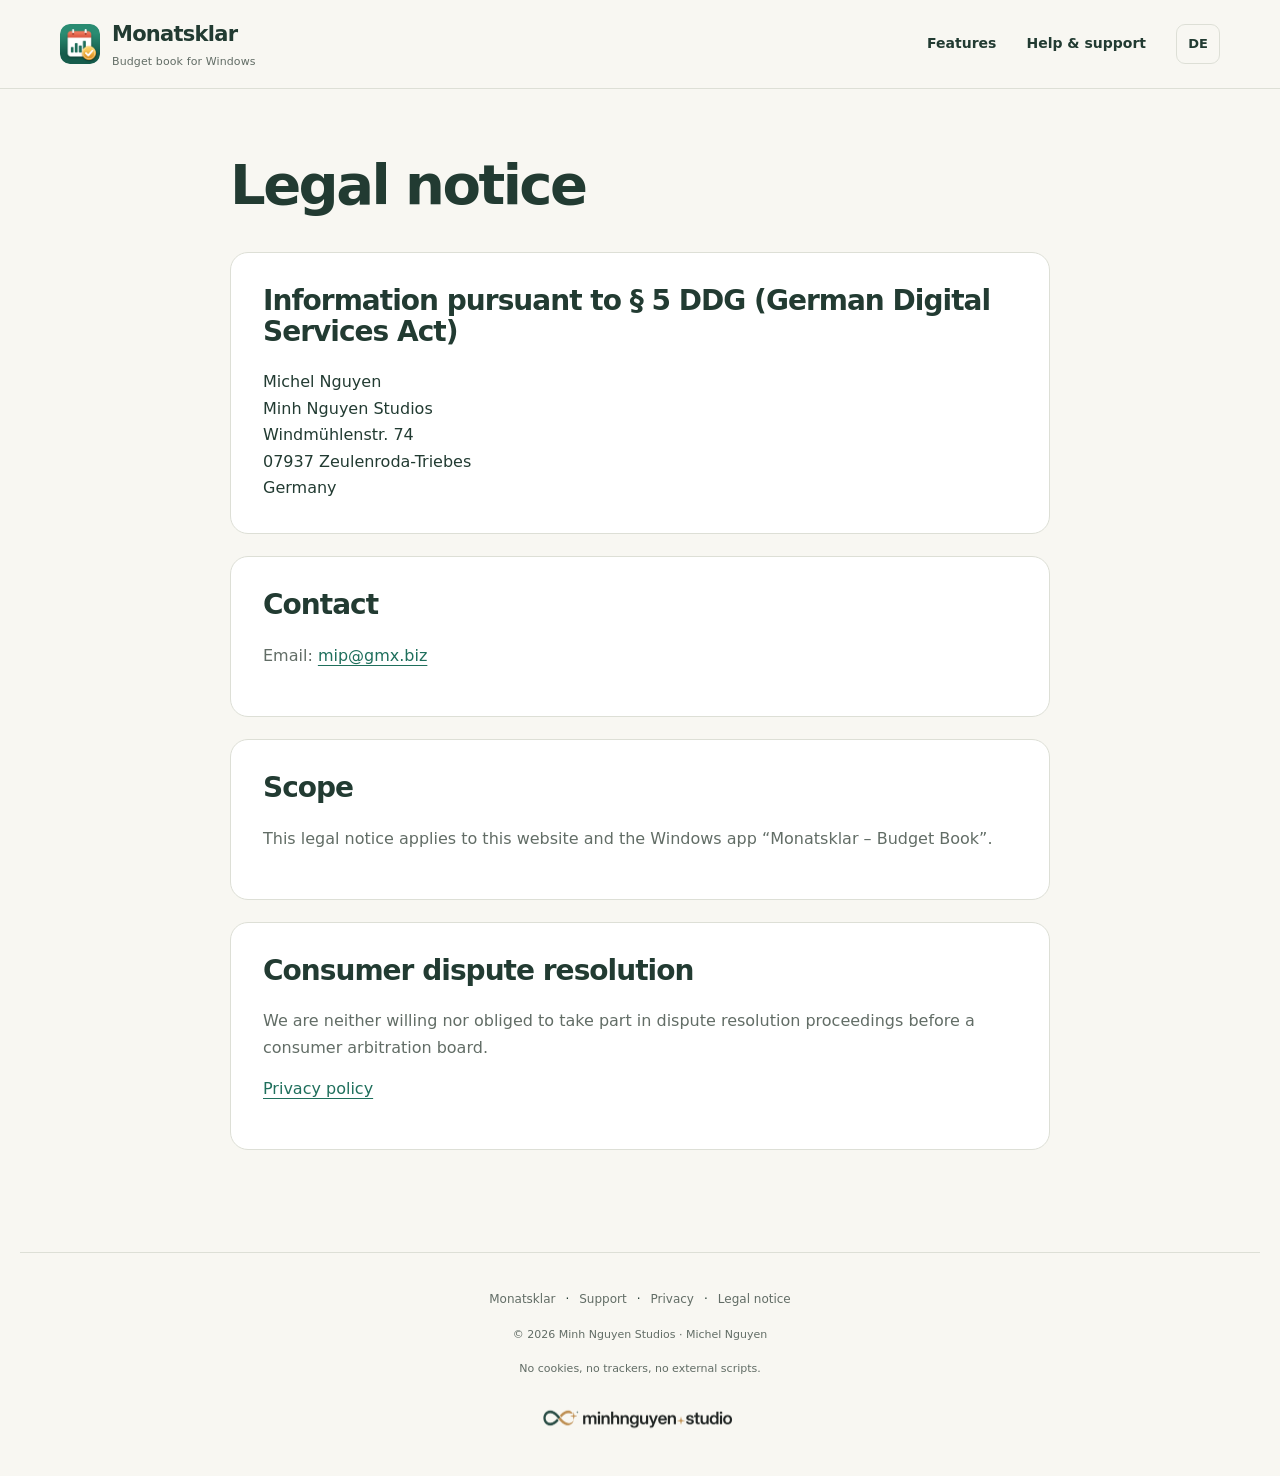
<file: en/impressum.html>
<!DOCTYPE html>

<html lang="en">
<head>
<meta charset="utf-8">
<meta name="viewport" content="width=device-width,initial-scale=1">
<meta name="color-scheme" content="light dark">
<meta name="theme-color" content="#1F6F5C">
<title>Legal notice – Monatsklar</title>
<meta name="description" content="Legal notice and provider information for Monatsklar.">
<link rel="canonical" href="https://minh.systems/Monatsklar/en/impressum.html">
<link rel="alternate" hreflang="de" href="https://minh.systems/Monatsklar/impressum.html">
<link rel="alternate" hreflang="en" href="https://minh.systems/Monatsklar/en/impressum.html">
<link rel="alternate" hreflang="x-default" href="https://minh.systems/Monatsklar/impressum.html">
<meta property="og:type" content="website">
<meta property="og:site_name" content="Monatsklar">
<meta property="og:locale" content="en_US">
<meta property="og:locale:alternate" content="de_DE">
<meta property="og:title" content="Legal notice – Monatsklar">
<meta property="og:description" content="Legal notice and provider information for Monatsklar.">
<meta property="og:url" content="https://minh.systems/Monatsklar/en/impressum.html">
<meta property="og:image" content="https://minh.systems/Monatsklar/img/og.png">
<meta property="og:image:width" content="1200">
<meta property="og:image:height" content="630">
<meta property="og:image:alt" content="Monatsklar – budget app for Windows">
<meta name="twitter:card" content="summary_large_image">
<meta name="twitter:title" content="Legal notice – Monatsklar">
<meta name="twitter:description" content="Legal notice and provider information for Monatsklar.">
<meta name="twitter:image" content="https://minh.systems/Monatsklar/img/og.png">
<link rel="icon" href="../favicon.png">
<link rel="apple-touch-icon" href="../img/logo.png">
<link rel="stylesheet" href="../style.css?v=3">
<script src="../site.js" defer></script>
</head>
<body class="document-page">
<a class="skip" href="#main">Skip to content</a>
<header class="top"><nav aria-label="Navigation" class="wrap">
<a class="brand" href="./"><img alt="" height="36" src="../img/logo.png" width="36"/><span>Monatsklar<small>Budget book for Windows</small></span></a>
<div class="links">
<a href="./#funktionen">Features</a>
<a href="support.html">Help &amp; support</a>
<a class="lang" href="../impressum.html" hreflang="de" lang="de" aria-label="Zu Deutsch wechseln">DE</a>
</div>
</nav></header>
<main id="main">
<div class="wrap doc">

<div>
<header class="doc-head"><h1>Legal notice</h1></header>
<section class="card doc-section">
<h2>Information pursuant to § 5 DDG (German Digital Services Act)</h2>
<address>Michel Nguyen<br/>Minh Nguyen Studios<br/>Windmühlenstr. 74<br/>07937 Zeulenroda-Triebes<br/>Germany</address>
</section>
<section class="card doc-section">
<h2>Contact</h2>
<p>Email: <a href="mailto:mip@gmx.biz">mip@gmx.biz</a></p>
</section>
<section class="card doc-section">
<h2>Scope</h2>
<p>This legal notice applies to this website and the Windows app “Monatsklar – Budget Book”.</p>
</section>
<section class="card doc-section">
<h2>Consumer dispute resolution</h2>
<p>We are neither willing nor obliged to take part in dispute resolution proceedings before a consumer arbitration board.</p>
<p><a href="privacy.html">Privacy policy</a></p>
</section>
</div>
</div>
</main>
<footer class="wrap footer">
<a href="./">Monatsklar</a>·<a href="support.html">Support</a>·<a href="privacy.html">Privacy</a>·<a href="impressum.html">Legal notice</a>
<p>© 2026 Minh Nguyen Studios · Michel Nguyen</p>
<p>No cookies, no trackers, no external scripts.</p>
<p style="margin:16px 0 4px"><a href="https://minh.systems/MinhNguyenStudios/" aria-label="Minh Nguyen Studios" style="display:inline-block;line-height:0;border-radius:8px;overflow:hidden;opacity:.92"><picture><source srcset="../img/studio-dunkel.png" media="(prefers-color-scheme: dark)"><img src="../img/studio-hell.png" width="200" height="47" alt="Minh Nguyen Studios" loading="lazy" style="width:200px;height:auto"></picture></a></p></footer>
</body>
</html>
</file>
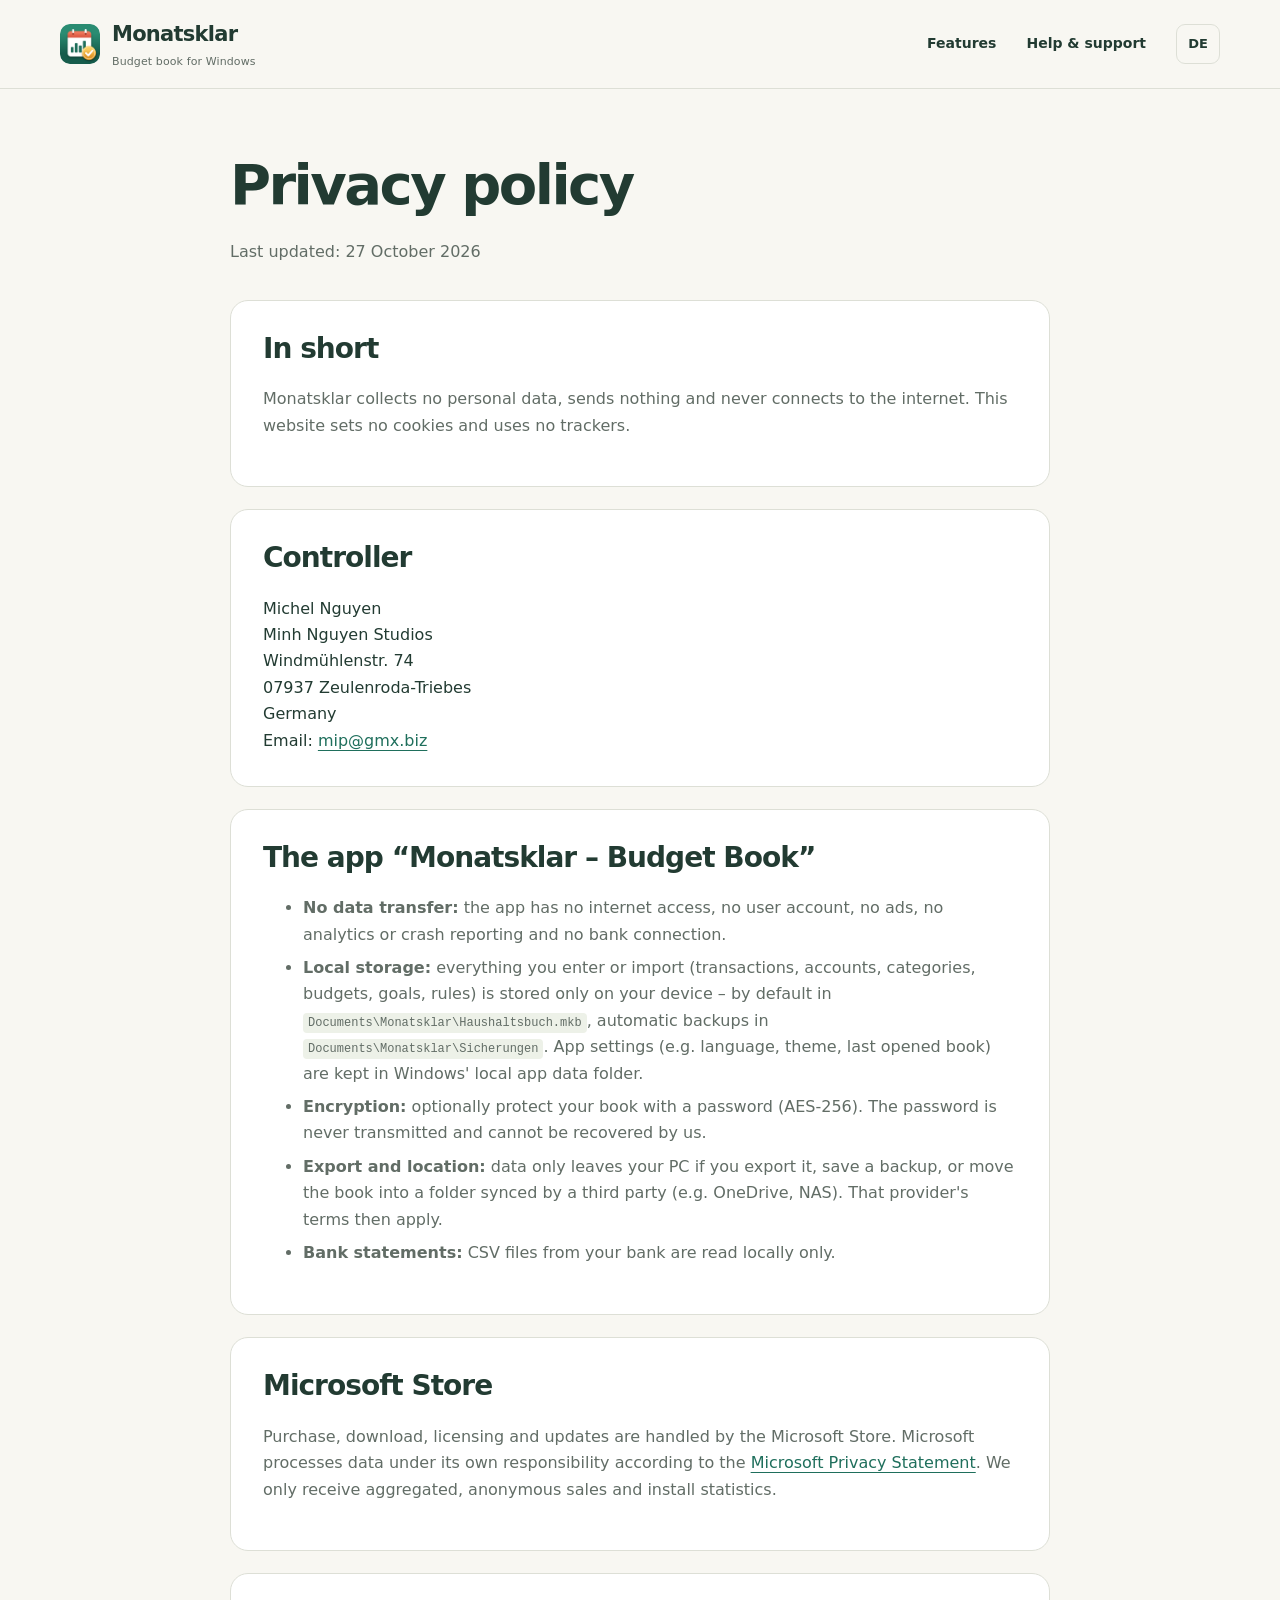
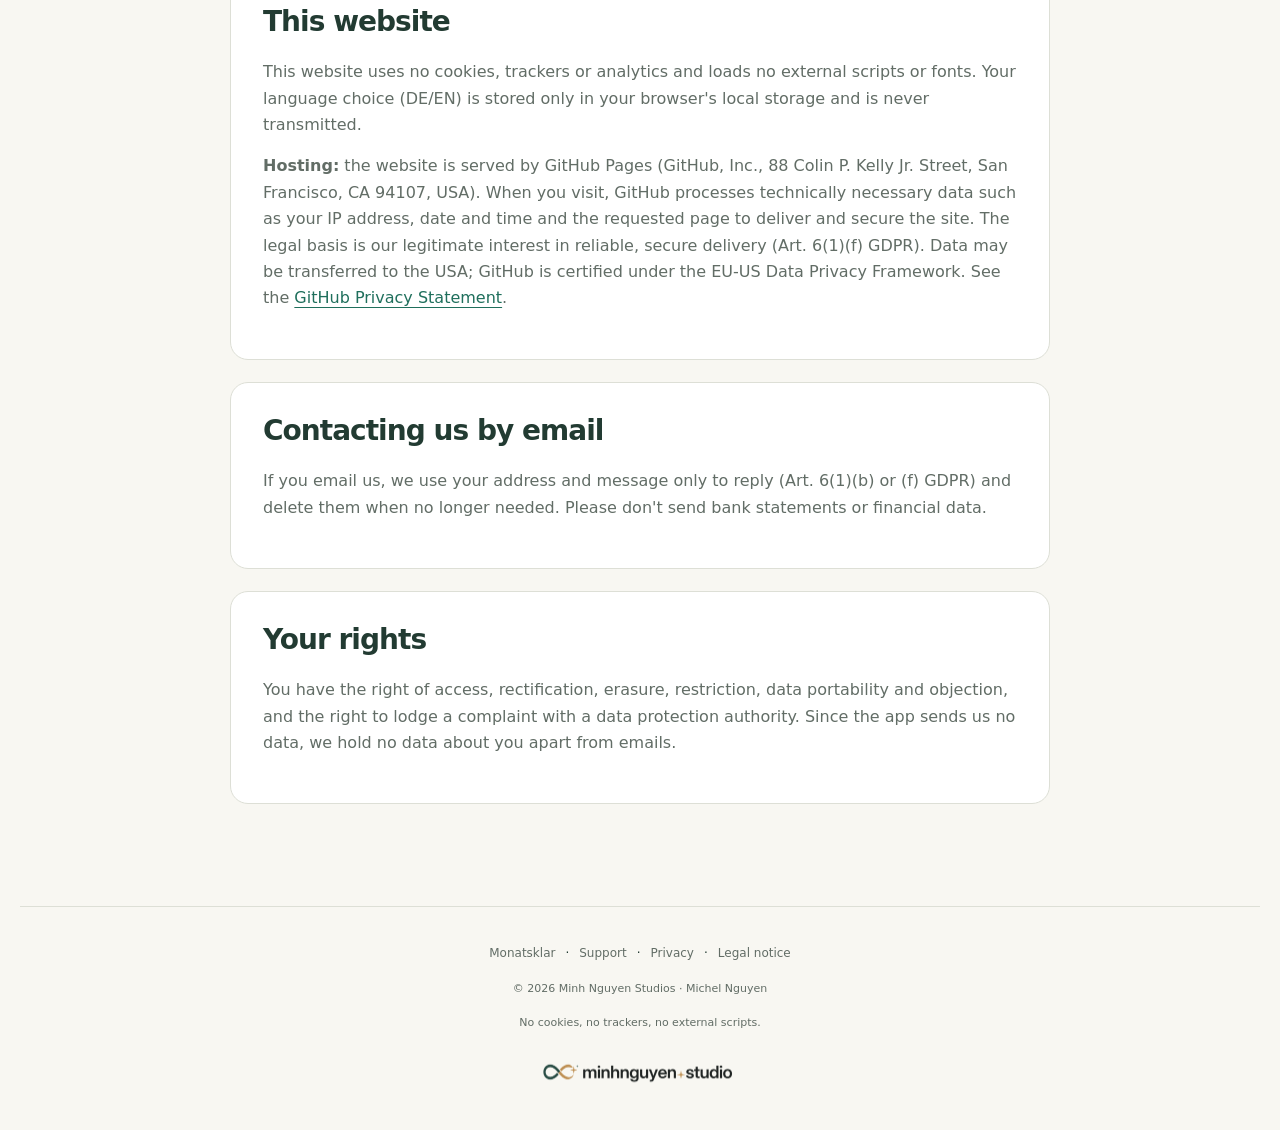
<file: en/privacy.html>
<!DOCTYPE html>

<html lang="en">
<head>
<meta charset="utf-8">
<meta name="viewport" content="width=device-width,initial-scale=1">
<meta name="color-scheme" content="light dark">
<meta name="theme-color" content="#1F6F5C">
<title>Privacy policy – Monatsklar</title>
<meta name="description" content="Privacy policy for the Monatsklar Windows app and this website.">
<link rel="canonical" href="https://minh.systems/Monatsklar/en/privacy.html">
<link rel="alternate" hreflang="de" href="https://minh.systems/Monatsklar/privacy.html">
<link rel="alternate" hreflang="en" href="https://minh.systems/Monatsklar/en/privacy.html">
<link rel="alternate" hreflang="x-default" href="https://minh.systems/Monatsklar/privacy.html">
<meta property="og:type" content="website">
<meta property="og:site_name" content="Monatsklar">
<meta property="og:locale" content="en_US">
<meta property="og:locale:alternate" content="de_DE">
<meta property="og:title" content="Privacy policy – Monatsklar">
<meta property="og:description" content="Privacy policy for the Monatsklar Windows app and this website.">
<meta property="og:url" content="https://minh.systems/Monatsklar/en/privacy.html">
<meta property="og:image" content="https://minh.systems/Monatsklar/img/og.png">
<meta property="og:image:width" content="1200">
<meta property="og:image:height" content="630">
<meta property="og:image:alt" content="Monatsklar – budget app for Windows">
<meta name="twitter:card" content="summary_large_image">
<meta name="twitter:title" content="Privacy policy – Monatsklar">
<meta name="twitter:description" content="Privacy policy for the Monatsklar Windows app and this website.">
<meta name="twitter:image" content="https://minh.systems/Monatsklar/img/og.png">
<link rel="icon" href="../favicon.png">
<link rel="apple-touch-icon" href="../img/logo.png">
<link rel="stylesheet" href="../style.css?v=3">
<script src="../site.js" defer></script>
</head>
<body class="document-page">
<a class="skip" href="#main">Skip to content</a>
<header class="top"><nav aria-label="Navigation" class="wrap">
<a class="brand" href="./"><img alt="" height="36" src="../img/logo.png" width="36"/><span>Monatsklar<small>Budget book for Windows</small></span></a>
<div class="links">
<a href="./#funktionen">Features</a>
<a href="support.html">Help &amp; support</a>
<a class="lang" href="../privacy.html" hreflang="de" lang="de" aria-label="Zu Deutsch wechseln">DE</a>
</div>
</nav></header>
<main id="main">
<div class="wrap doc">

<div>
<header class="doc-head"><h1>Privacy policy</h1>
<p>Last updated: 27 October 2026</p></header>
<section class="card doc-section">
<h2>In short</h2>
<p>Monatsklar collects no personal data, sends nothing and never connects to the internet. This website sets no cookies and uses no trackers.</p>
</section>
<section class="card doc-section">
<h2>Controller</h2>
<address>Michel Nguyen<br/>Minh Nguyen Studios<br/>Windmühlenstr. 74<br/>07937 Zeulenroda-Triebes<br/>Germany<br/>Email: <a href="mailto:mip@gmx.biz">mip@gmx.biz</a></address>
</section>
<section class="card doc-section">
<h2>The app “Monatsklar – Budget Book”</h2>
<ul><li><b>No data transfer:</b> the app has no internet access, no user account, no ads, no analytics or crash reporting and no bank connection.</li>
<li><b>Local storage:</b> everything you enter or import (transactions, accounts, categories, budgets, goals, rules) is stored only on your device – by default in <code>Documents\Monatsklar\Haushaltsbuch.mkb</code>, automatic backups in <code>Documents\Monatsklar\Sicherungen</code>. App settings (e.g. language, theme, last opened book) are kept in Windows' local app data folder.</li>
<li><b>Encryption:</b> optionally protect your book with a password (AES-256). The password is never transmitted and cannot be recovered by us.</li>
<li><b>Export and location:</b> data only leaves your PC if you export it, save a backup, or move the book into a folder synced by a third party (e.g. OneDrive, NAS). That provider's terms then apply.</li>
<li><b>Bank statements:</b> CSV files from your bank are read locally only.</li></ul>
</section>
<section class="card doc-section">
<h2>Microsoft Store</h2>
<p>Purchase, download, licensing and updates are handled by the Microsoft Store. Microsoft processes data under its own responsibility according to the <a href="https://privacy.microsoft.com/en-us/privacystatement" rel="noopener">Microsoft Privacy Statement</a>. We only receive aggregated, anonymous sales and install statistics.</p>
</section>
<section class="card doc-section">
<h2>This website</h2>
<p>This website uses no cookies, trackers or analytics and loads no external scripts or fonts. Your language choice (DE/EN) is stored only in your browser's local storage and is never transmitted.</p>
<p><b>Hosting:</b> the website is served by GitHub Pages (GitHub, Inc., 88 Colin P. Kelly Jr. Street, San Francisco, CA 94107, USA). When you visit, GitHub processes technically necessary data such as your IP address, date and time and the requested page to deliver and secure the site. The legal basis is our legitimate interest in reliable, secure delivery (Art. 6(1)(f) GDPR). Data may be transferred to the USA; GitHub is certified under the EU-US Data Privacy Framework. See the <a href="https://docs.github.com/en/site-policy/privacy-policies/github-general-privacy-statement" rel="noopener">GitHub Privacy Statement</a>.</p>
</section>
<section class="card doc-section">
<h2>Contacting us by email</h2>
<p>If you email us, we use your address and message only to reply (Art. 6(1)(b) or (f) GDPR) and delete them when no longer needed. Please don't send bank statements or financial data.</p>
</section>
<section class="card doc-section">
<h2>Your rights</h2>
<p>You have the right of access, rectification, erasure, restriction, data portability and objection, and the right to lodge a complaint with a data protection authority. Since the app sends us no data, we hold no data about you apart from emails.</p>
</section>
</div>
</div>
</main>
<footer class="wrap footer">
<a href="./">Monatsklar</a>·<a href="support.html">Support</a>·<a href="privacy.html">Privacy</a>·<a href="impressum.html">Legal notice</a>
<p>© 2026 Minh Nguyen Studios · Michel Nguyen</p>
<p>No cookies, no trackers, no external scripts.</p>
<p style="margin:16px 0 4px"><a href="https://minh.systems/MinhNguyenStudios/" aria-label="Minh Nguyen Studios" style="display:inline-block;line-height:0;border-radius:8px;overflow:hidden;opacity:.92"><picture><source srcset="../img/studio-dunkel.png" media="(prefers-color-scheme: dark)"><img src="../img/studio-hell.png" width="200" height="47" alt="Minh Nguyen Studios" loading="lazy" style="width:200px;height:auto"></picture></a></p></footer>
</body>
</html>
</file>
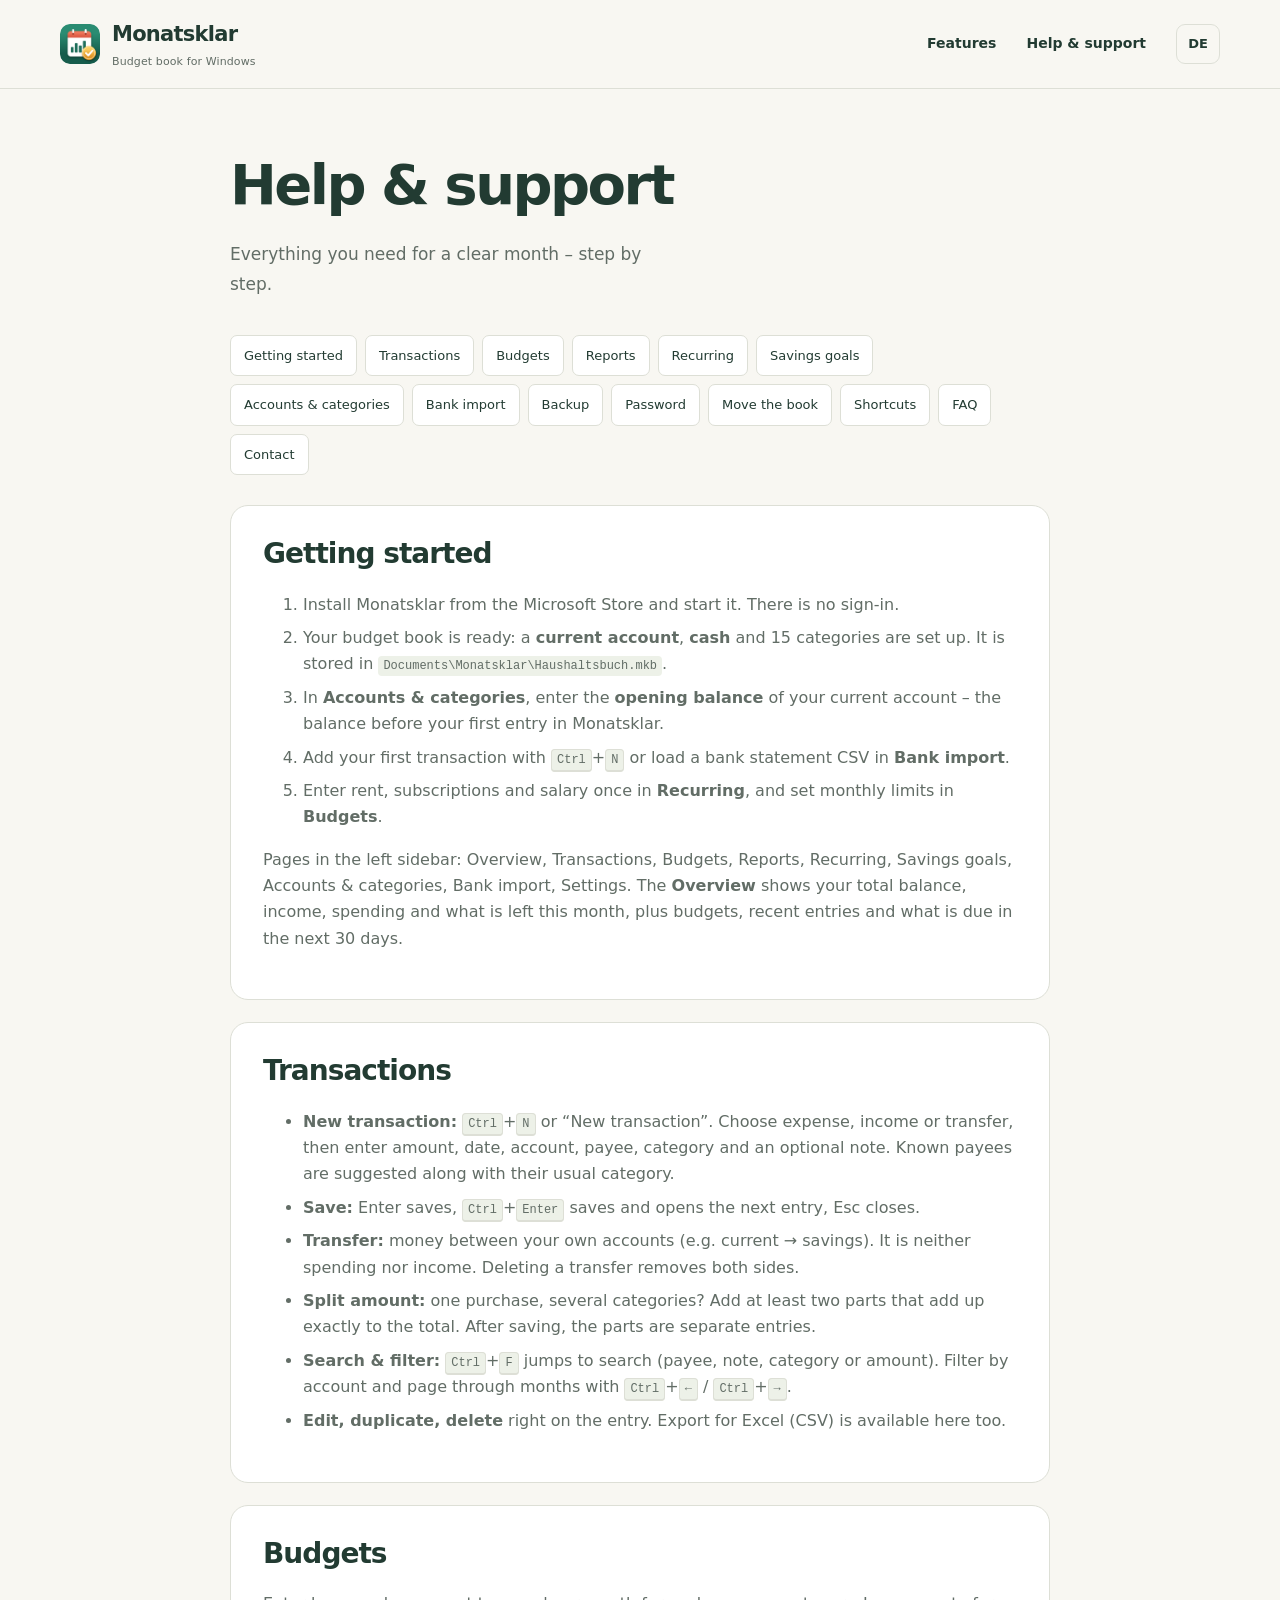
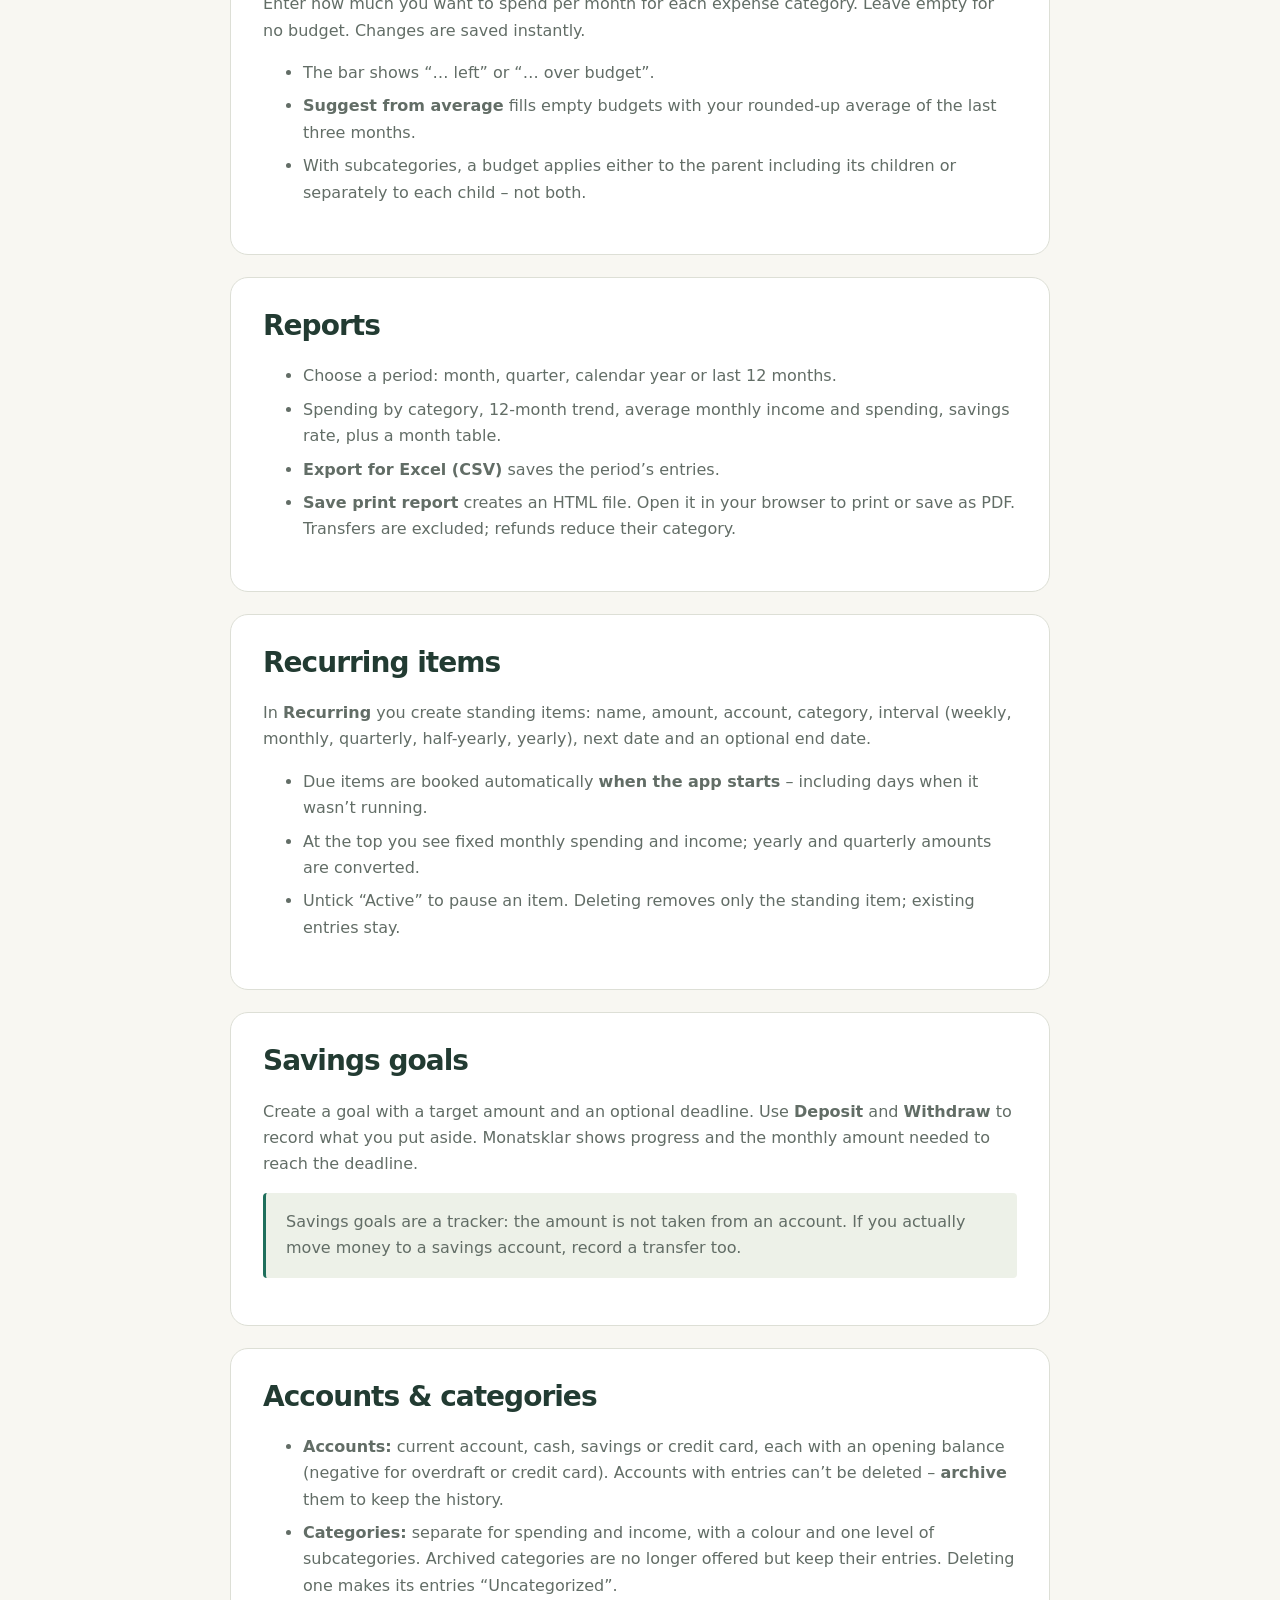
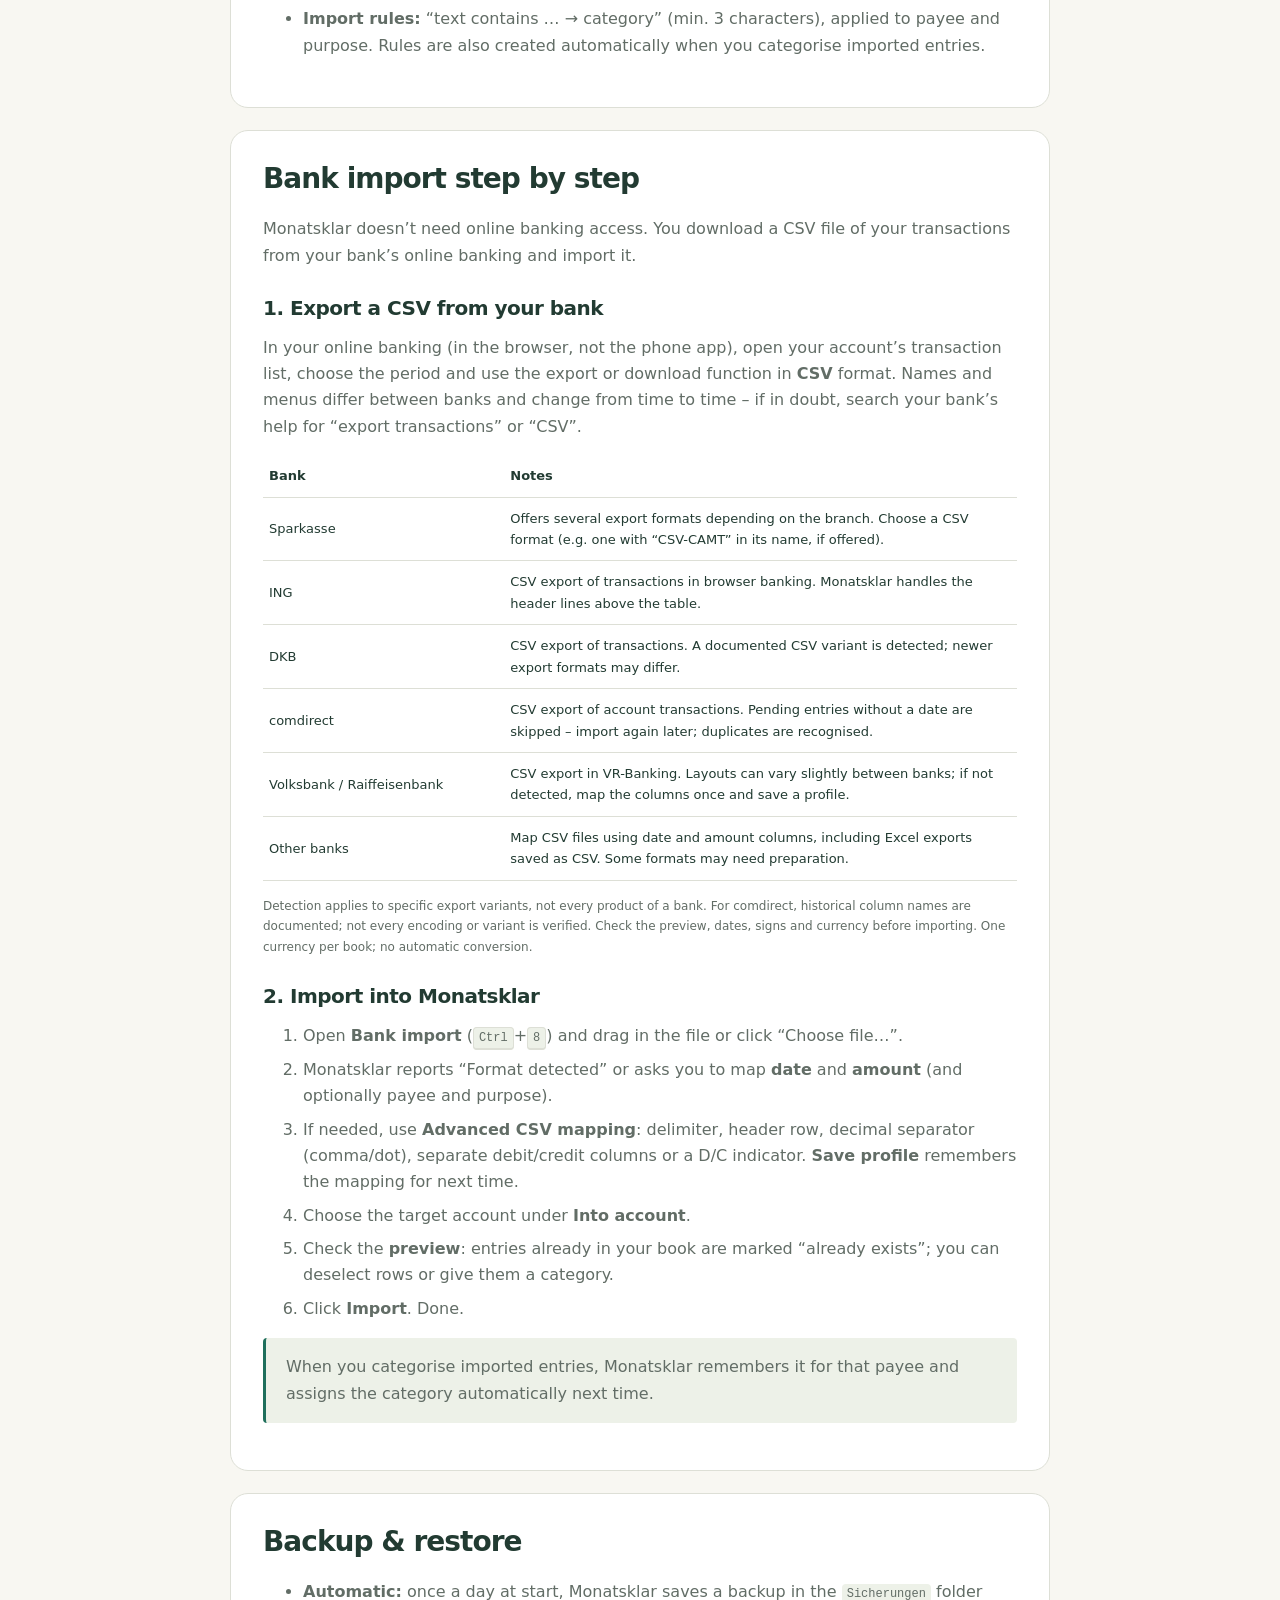
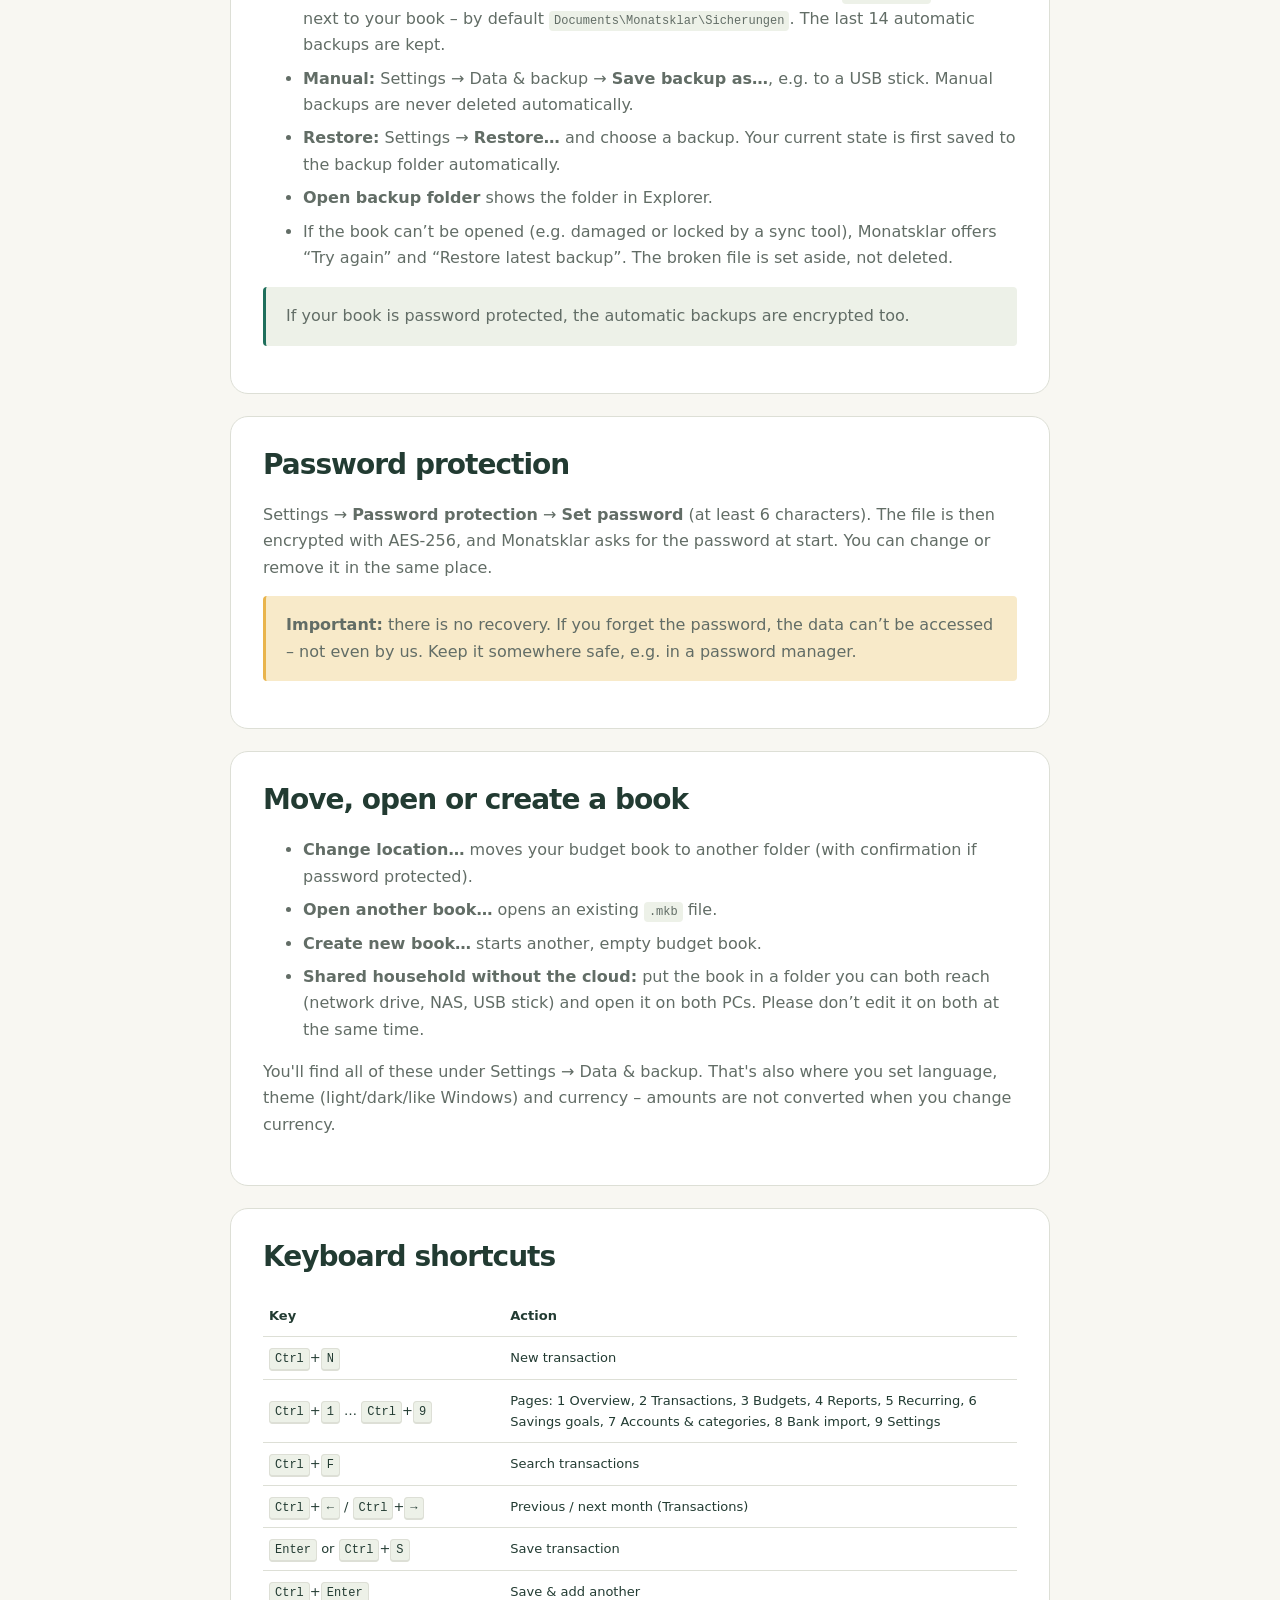
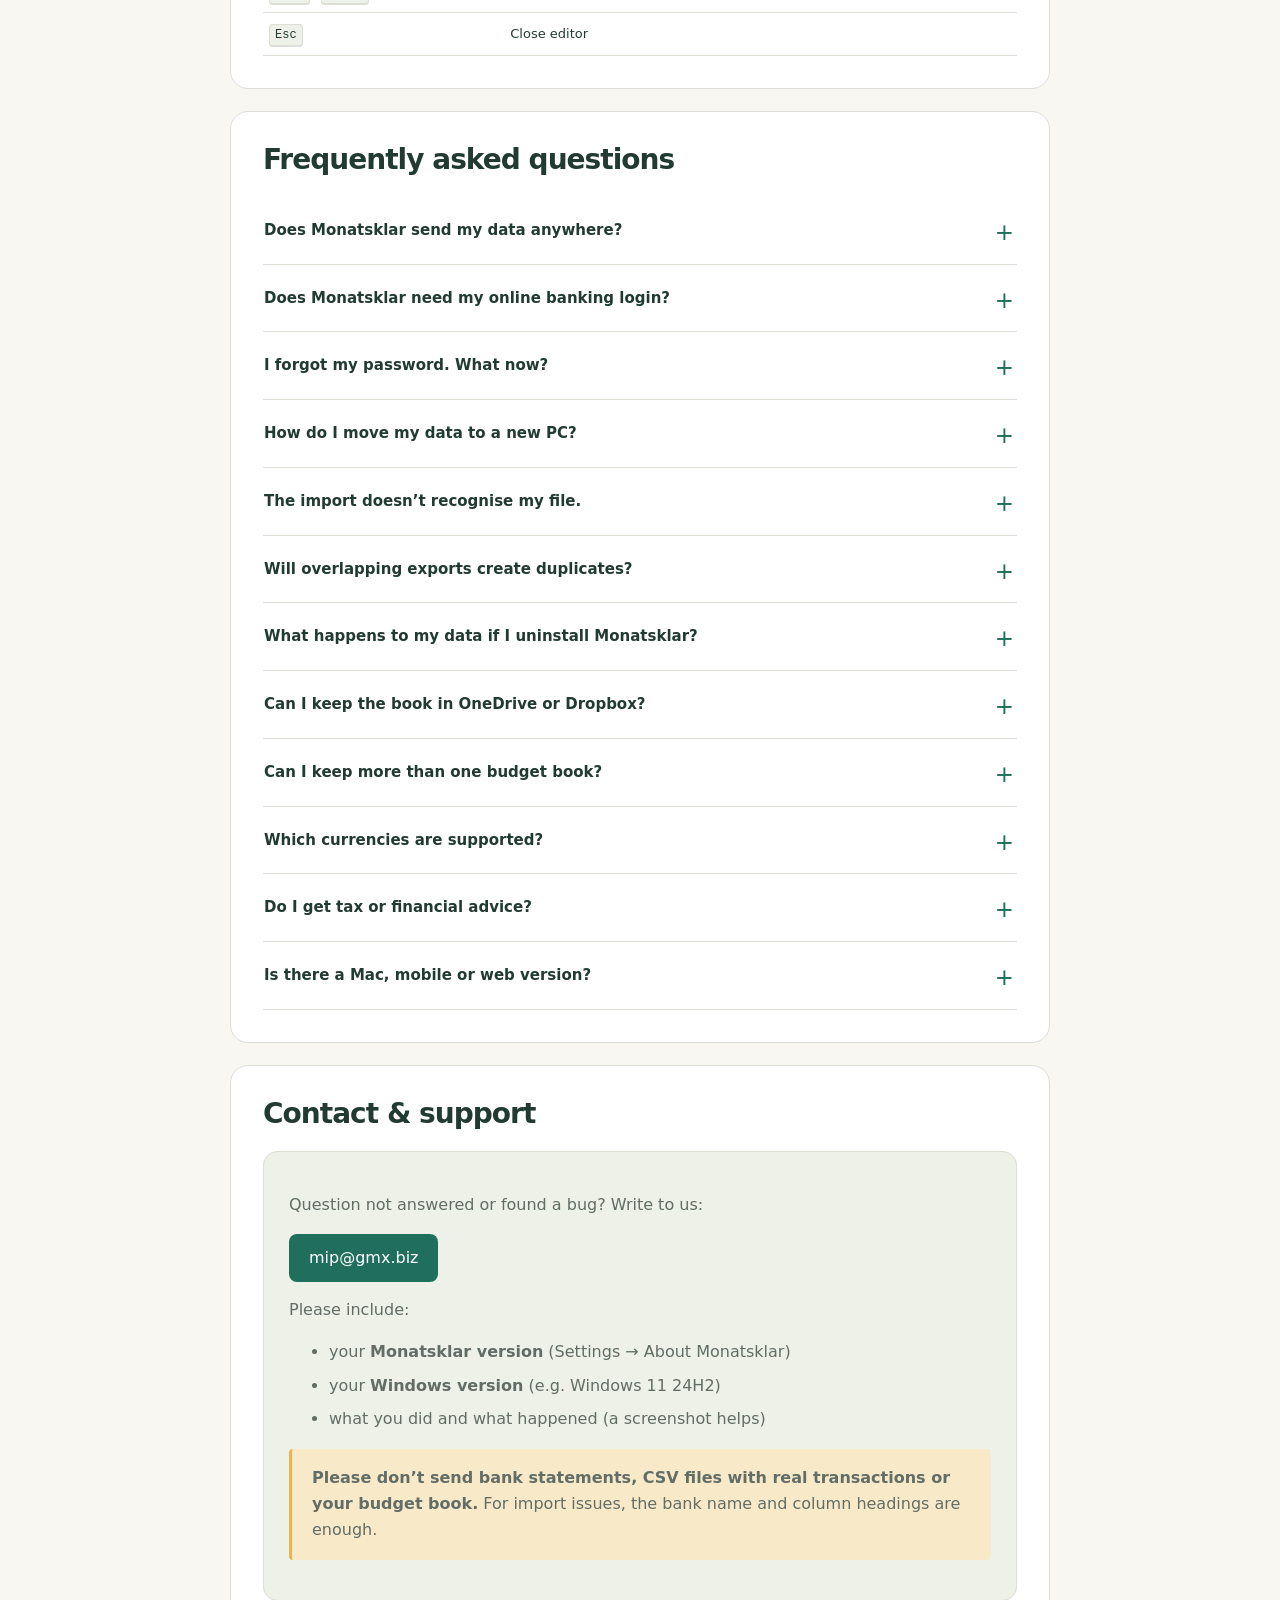
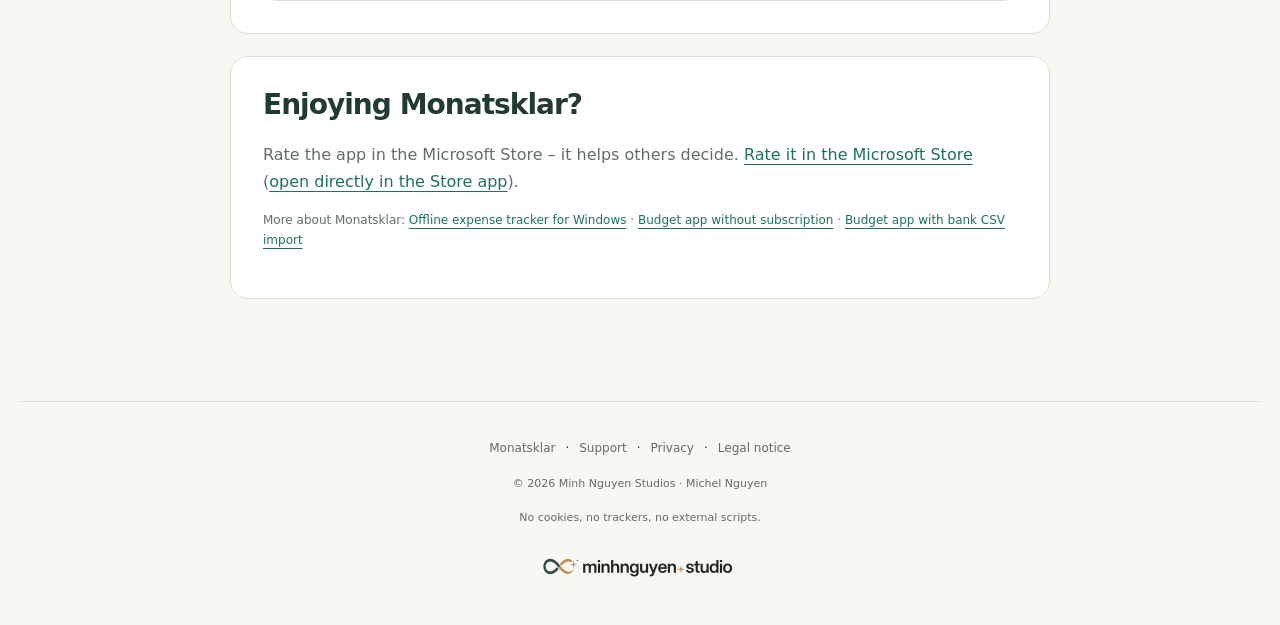
<file: en/support.html>
<!DOCTYPE html>

<html lang="en">
<head>
<meta charset="utf-8">
<meta name="viewport" content="width=device-width,initial-scale=1">
<meta name="color-scheme" content="light dark">
<meta name="theme-color" content="#1F6F5C">
<title>Help: Bank CSV Import, Backup, Password · Monatsklar</title>
<meta name="description" content="Help for Monatsklar: import bank CSV files, backups, password protection, keyboard shortcuts and common questions about the budget app for Windows.">
<link rel="canonical" href="https://minh.systems/Monatsklar/en/support.html">
<link rel="alternate" hreflang="de" href="https://minh.systems/Monatsklar/support.html">
<link rel="alternate" hreflang="en" href="https://minh.systems/Monatsklar/en/support.html">
<link rel="alternate" hreflang="x-default" href="https://minh.systems/Monatsklar/support.html">
<meta property="og:type" content="website">
<meta property="og:site_name" content="Monatsklar">
<meta property="og:locale" content="en_US">
<meta property="og:locale:alternate" content="de_DE">
<meta property="og:title" content="Help: Bank CSV Import, Backup, Password · Monatsklar">
<meta property="og:description" content="Help for Monatsklar: import bank CSV files, backups, password protection, keyboard shortcuts and common questions about the budget app for Windows.">
<meta property="og:url" content="https://minh.systems/Monatsklar/en/support.html">
<meta property="og:image" content="https://minh.systems/Monatsklar/img/og.png">
<meta property="og:image:width" content="1200">
<meta property="og:image:height" content="630">
<meta property="og:image:alt" content="Monatsklar – budget app for Windows">
<meta name="twitter:card" content="summary_large_image">
<meta name="twitter:title" content="Help: Bank CSV Import, Backup, Password · Monatsklar">
<meta name="twitter:description" content="Help for Monatsklar: import bank CSV files, backups, password protection, keyboard shortcuts and common questions about the budget app for Windows.">
<meta name="twitter:image" content="https://minh.systems/Monatsklar/img/og.png">
<link rel="icon" href="../favicon.png">
<link rel="apple-touch-icon" href="../img/logo.png">
<link rel="stylesheet" href="../style.css?v=3">
<script src="../site.js" defer></script>
</head>
<body class="document-page">
<a class="skip" href="#main">Skip to content</a>
<header class="top"><nav aria-label="Navigation" class="wrap">
<a class="brand" href="./"><img alt="" height="36" src="../img/logo.png" width="36"/><span>Monatsklar<small>Budget book for Windows</small></span></a>
<div class="links">
<a href="./#funktionen">Features</a>
<a href="support.html">Help &amp; support</a>
<a class="lang" href="../support.html" hreflang="de" lang="de" aria-label="Zu Deutsch wechseln">DE</a>
</div>
</nav></header>
<main id="main">
<div class="wrap doc">
<div class="doc-head">
<h1>Help &amp; support</h1>
<p class="lead">Everything you need for a clear month – step by step.</p>
</div>
<nav aria-label="Contents" class="toc">
<a href="#start">Getting started</a><a href="#buchungen">Transactions</a><a href="#budgets">Budgets</a><a href="#auswertung">Reports</a><a href="#wiederkehrend">Recurring</a><a href="#sparziele">Savings goals</a><a href="#konten">Accounts &amp; categories</a><a href="#import">Bank import</a><a href="#sicherung">Backup</a><a href="#passwort">Password</a><a href="#speicherort">Move the book</a><a href="#tasten">Shortcuts</a><a href="#faq">FAQ</a><a href="#kontakt">Contact</a>
</nav>
<section class="card doc-section">
<h2 id="start">Getting started</h2>
<div><ol><li>Install Monatsklar from the Microsoft Store and start it. There is no sign-in.</li>
<li>Your budget book is ready: a <b>current account</b>, <b>cash</b> and 15 categories are set up. It is stored in <code>Documents\Monatsklar\Haushaltsbuch.mkb</code>.</li>
<li>In <b>Accounts &amp; categories</b>, enter the <b>opening balance</b> of your current account – the balance before your first entry in Monatsklar.</li>
<li>Add your first transaction with <kbd>Ctrl</kbd>+<kbd>N</kbd> or load a bank statement CSV in <b>Bank import</b>.</li>
<li>Enter rent, subscriptions and salary once in <b>Recurring</b>, and set monthly limits in <b>Budgets</b>.</li></ol>
<p>Pages in the left sidebar: Overview, Transactions, Budgets, Reports, Recurring, Savings goals, Accounts &amp; categories, Bank import, Settings. The <b>Overview</b> shows your total balance, income, spending and what is left this month, plus budgets, recent entries and what is due in the next 30 days.</p></div>
</section>
<section class="card doc-section">
<h2 id="buchungen">Transactions</h2>
<div><ul><li><b>New transaction:</b> <kbd>Ctrl</kbd>+<kbd>N</kbd> or “New transaction”. Choose expense, income or transfer, then enter amount, date, account, payee, category and an optional note. Known payees are suggested along with their usual category.</li>
<li><b>Save:</b> Enter saves, <kbd>Ctrl</kbd>+<kbd>Enter</kbd> saves and opens the next entry, Esc closes.</li>
<li><b>Transfer:</b> money between your own accounts (e.g. current → savings). It is neither spending nor income. Deleting a transfer removes both sides.</li>
<li><b>Split amount:</b> one purchase, several categories? Add at least two parts that add up exactly to the total. After saving, the parts are separate entries.</li>
<li><b>Search &amp; filter:</b> <kbd>Ctrl</kbd>+<kbd>F</kbd> jumps to search (payee, note, category or amount). Filter by account and page through months with <kbd>Ctrl</kbd>+<kbd>←</kbd> / <kbd>Ctrl</kbd>+<kbd>→</kbd>.</li>
<li><b>Edit, duplicate, delete</b> right on the entry. Export for Excel (CSV) is available here too.</li></ul></div>
</section>
<section class="card doc-section">
<h2 id="budgets">Budgets</h2>
<div><p>Enter how much you want to spend per month for each expense category. Leave empty for no budget. Changes are saved instantly.</p>
<ul><li>The bar shows “… left” or “… over budget”.</li>
<li><b>Suggest from average</b> fills empty budgets with your rounded-up average of the last three months.</li>
<li>With subcategories, a budget applies either to the parent including its children or separately to each child – not both.</li></ul></div>
</section>
<section class="card doc-section">
<h2 id="auswertung">Reports</h2>
<div><ul><li>Choose a period: month, quarter, calendar year or last 12 months.</li>
<li>Spending by category, 12-month trend, average monthly income and spending, savings rate, plus a month table.</li>
<li><b>Export for Excel (CSV)</b> saves the period’s entries.</li>
<li><b>Save print report</b> creates an HTML file. Open it in your browser to print or save as PDF. Transfers are excluded; refunds reduce their category.</li></ul></div>
</section>
<section class="card doc-section">
<h2 id="wiederkehrend">Recurring items</h2>
<div><p>In <b>Recurring</b> you create standing items: name, amount, account, category, interval (weekly, monthly, quarterly, half-yearly, yearly), next date and an optional end date.</p>
<ul><li>Due items are booked automatically <b>when the app starts</b> – including days when it wasn’t running.</li>
<li>At the top you see fixed monthly spending and income; yearly and quarterly amounts are converted.</li>
<li>Untick “Active” to pause an item. Deleting removes only the standing item; existing entries stay.</li></ul></div>
</section>
<section class="card doc-section">
<h2 id="sparziele">Savings goals</h2>
<div><p>Create a goal with a target amount and an optional deadline. Use <b>Deposit</b> and <b>Withdraw</b> to record what you put aside. Monatsklar shows progress and the monthly amount needed to reach the deadline.</p>
<p class="tip">Savings goals are a tracker: the amount is not taken from an account. If you actually move money to a savings account, record a transfer too.</p></div>
</section>
<section class="card doc-section">
<h2 id="konten">Accounts &amp; categories</h2>
<div><ul><li><b>Accounts:</b> current account, cash, savings or credit card, each with an opening balance (negative for overdraft or credit card). Accounts with entries can’t be deleted – <b>archive</b> them to keep the history.</li>
<li><b>Categories:</b> separate for spending and income, with a colour and one level of subcategories. Archived categories are no longer offered but keep their entries. Deleting one makes its entries “Uncategorized”.</li>
<li><b>Import rules:</b> “text contains … → category” (min. 3 characters), applied to payee and purpose. Rules are also created automatically when you categorise imported entries.</li></ul></div>
</section>
<section class="card doc-section">
<h2 id="import">Bank import step by step</h2>

<div>
<p>Monatsklar doesn’t need online banking access. You download a CSV file of your transactions from your bank’s online banking and import it.</p>
<h3>1. Export a CSV from your bank</h3>
<p>In your online banking (in the browser, not the phone app), open your account’s transaction list, choose the period and use the export or download function in <b>CSV</b> format. Names and menus differ between banks and change from time to time – if in doubt, search your bank’s help for “export transactions” or “CSV”.</p>
<table><tr><th>Bank</th><th>Notes</th></tr>
<tr><td>Sparkasse</td><td>Offers several export formats depending on the branch. Choose a CSV format (e.g. one with “CSV-CAMT” in its name, if offered).</td></tr>
<tr><td>ING</td><td>CSV export of transactions in browser banking. Monatsklar handles the header lines above the table.</td></tr>
<tr><td>DKB</td><td>CSV export of transactions. A documented CSV variant is detected; newer export formats may differ.</td></tr>
<tr><td>comdirect</td><td>CSV export of account transactions. Pending entries without a date are skipped – import again later; duplicates are recognised.</td></tr>
<tr><td>Volksbank / Raiffeisenbank</td><td>CSV export in VR-Banking. Layouts can vary slightly between banks; if not detected, map the columns once and save a profile.</td></tr>
<tr><td>Other banks</td><td>Map CSV files using date and amount columns, including Excel exports saved as CSV. Some formats may need preparation.</td></tr></table>
<p class="note">Detection applies to specific export variants, not every product of a bank. For comdirect, historical column names are documented; not every encoding or variant is verified. Check the preview, dates, signs and currency before importing. One currency per book; no automatic conversion.</p>
<h3>2. Import into Monatsklar</h3>
<ol><li>Open <b>Bank import</b> (<kbd>Ctrl</kbd>+<kbd>8</kbd>) and drag in the file or click “Choose file…”.</li>
<li>Monatsklar reports “Format detected” or asks you to map <b>date</b> and <b>amount</b> (and optionally payee and purpose).</li>
<li>If needed, use <b>Advanced CSV mapping</b>: delimiter, header row, decimal separator (comma/dot), separate debit/credit columns or a D/C indicator. <b>Save profile</b> remembers the mapping for next time.</li>
<li>Choose the target account under <b>Into account</b>.</li>
<li>Check the <b>preview</b>: entries already in your book are marked “already exists”; you can deselect rows or give them a category.</li>
<li>Click <b>Import</b>. Done.</li></ol>
<p class="tip">When you categorise imported entries, Monatsklar remembers it for that payee and assigns the category automatically next time.</p>
</div>
</section>
<section class="card doc-section">
<h2 id="sicherung">Backup &amp; restore</h2>
<div><ul><li><b>Automatic:</b> once a day at start, Monatsklar saves a backup in the <code>Sicherungen</code> folder next to your book – by default <code>Documents\Monatsklar\Sicherungen</code>. The last 14 automatic backups are kept.</li>
<li><b>Manual:</b> Settings → Data &amp; backup → <b>Save backup as…</b>, e.g. to a USB stick. Manual backups are never deleted automatically.</li>
<li><b>Restore:</b> Settings → <b>Restore…</b> and choose a backup. Your current state is first saved to the backup folder automatically.</li>
<li><b>Open backup folder</b> shows the folder in Explorer.</li>
<li>If the book can’t be opened (e.g. damaged or locked by a sync tool), Monatsklar offers “Try again” and “Restore latest backup”. The broken file is set aside, not deleted.</li></ul>
<p class="tip">If your book is password protected, the automatic backups are encrypted too.</p></div>
</section>
<section class="card doc-section">
<h2 id="passwort">Password protection</h2>
<div><p>Settings → <b>Password protection</b> → <b>Set password</b> (at least 6 characters). The file is then encrypted with AES-256, and Monatsklar asks for the password at start. You can change or remove it in the same place.</p>
<p class="warn"><b>Important:</b> there is no recovery. If you forget the password, the data can’t be accessed – not even by us. Keep it somewhere safe, e.g. in a password manager.</p></div>
</section>
<section class="card doc-section">
<h2 id="speicherort">Move, open or create a book</h2>
<div><ul><li><b>Change location…</b> moves your budget book to another folder (with confirmation if password protected).</li>
<li><b>Open another book…</b> opens an existing <code>.mkb</code> file.</li>
<li><b>Create new book…</b> starts another, empty budget book.</li>
<li><b>Shared household without the cloud:</b> put the book in a folder you can both reach (network drive, NAS, USB stick) and open it on both PCs. Please don’t edit it on both at the same time.</li></ul>
<p>You'll find all of these under Settings → Data &amp; backup. That's also where you set language, theme (light/dark/like Windows) and currency – amounts are not converted when you change currency.</p></div>
</section>
<section class="card doc-section">
<h2 id="tasten">Keyboard shortcuts</h2>

<table><tr><th>Key</th><th>Action</th></tr>
<tr><td><kbd>Ctrl</kbd>+<kbd>N</kbd></td><td>New transaction</td></tr>
<tr><td><kbd>Ctrl</kbd>+<kbd>1</kbd> … <kbd>Ctrl</kbd>+<kbd>9</kbd></td><td>Pages: 1 Overview, 2 Transactions, 3 Budgets, 4 Reports, 5 Recurring, 6 Savings goals, 7 Accounts &amp; categories, 8 Bank import, 9 Settings</td></tr>
<tr><td><kbd>Ctrl</kbd>+<kbd>F</kbd></td><td>Search transactions</td></tr>
<tr><td><kbd>Ctrl</kbd>+<kbd>←</kbd> / <kbd>Ctrl</kbd>+<kbd>→</kbd></td><td>Previous / next month (Transactions)</td></tr>
<tr><td><kbd>Enter</kbd> or <kbd>Ctrl</kbd>+<kbd>S</kbd></td><td>Save transaction</td></tr>
<tr><td><kbd>Ctrl</kbd>+<kbd>Enter</kbd></td><td>Save &amp; add another</td></tr>
<tr><td><kbd>Esc</kbd></td><td>Close editor</td></tr></table>
</section>
<section class="card doc-section">
<h2 id="faq">Frequently asked questions</h2>
<details><summary>Does Monatsklar send my data anywhere?</summary><p>No. Monatsklar never connects to the internet and has no account, ads or analytics. Your data only leaves your PC if you export or copy it yourself. See the <a href="privacy.html">privacy policy</a>.</p></details>
<details><summary>Does Monatsklar need my online banking login?</summary><p>No, never. There is no bank connection. Transactions come from a CSV file you download from your bank yourself.</p></details>
<details><summary>I forgot my password. What now?</summary><p>The password cannot be recovered – that is the point of the encryption, and support can’t help either. Via “Forgot password?” Monatsklar can set the encrypted file aside (not delete it) and create a new, empty book. If you remember the password later, open the old file via “Open another book…”. If you saved a backup manually (e.g. to a USB stick) before setting the password, you can restore that.</p></details>
<details><summary>How do I move my data to a new PC?</summary><ol><li>On the old PC: Settings → <b>Save backup as…</b> (e.g. to a USB stick) – or copy <code>Documents\Monatsklar\Haushaltsbuch.mkb</code>.</li><li>On the new PC, install Monatsklar from the Microsoft Store (with the Microsoft account you bought it with).</li><li>Settings → <b>Restore…</b> and choose the backup – or open the copied <code>.mkb</code> via <b>Open another book…</b>.</li></ol><p>If it is password protected you’ll need the same password.</p></details>
<details><summary>The import doesn’t recognise my file.</summary><ul><li>Make sure you exported a <b>CSV</b> file (not PDF, MT940 or CAMT XML).</li><li>Map at least <b>date</b> and <b>amount</b>. “Advanced CSV mapping” lets you set delimiter, header row and decimal separator.</li><li>Wrong amounts (e.g. 1,234 instead of 12.34)? Switch the decimal separator between comma and dot.</li><li>Debit and credit in separate columns or with a D/C indicator? Set that in advanced mapping.</li><li>Don’t open and save the file in Excel first – that often changes dates and numbers.</li><li>Still stuck? Write to us (below) – <b>without</b> real statements, just the bank name and the column headings.</li></ul></details>
<details><summary>Will overlapping exports create duplicates?</summary><p>No. Entries already in your book are marked “already exists” in the preview and skipped.</p></details>
<details><summary>What happens to my data if I uninstall Monatsklar?</summary><p>Your budget book and backups live in <code>Documents\Monatsklar</code> and are kept when you uninstall. To remove everything, delete that folder yourself. App settings such as language or theme are removed with the app.</p></details>
<details><summary>Can I keep the book in OneDrive or Dropbox?</summary><p>Yes, via “Change location…” into any folder. Sync tools may briefly lock the file, though; never open the book on two PCs at once. Monatsklar itself uploads nothing.</p></details>
<details><summary>Can I keep more than one budget book?</summary><p>Yes. Use “Create new book…” and “Open another book…” to switch between files.</p></details>
<details><summary>Which currencies are supported?</summary><p>Set the currency in Settings. A book has one currency; amounts are not converted.</p></details>
<details><summary>Do I get tax or financial advice?</summary><p>No. Monatsklar records and adds up. It is not financial, tax or investment advice, and support can’t provide such advice either.</p></details>
<details><summary>Is there a Mac, mobile or web version?</summary><p>No, Monatsklar is currently available only for Windows 10 (1809) and later via the Microsoft Store.</p></details>
</section>
<section class="card doc-section">
<h2 id="kontakt">Contact &amp; support</h2>
<div class="contact">

<div><p>Question not answered or found a bug? Write to us:</p>
<p><a class="btn" href="mailto:mip@gmx.biz?subject=Monatsklar%20support">mip@gmx.biz</a></p>
<p>Please include:</p><ul><li>your <b>Monatsklar version</b> (Settings → About Monatsklar)</li><li>your <b>Windows version</b> (e.g. Windows 11 24H2)</li><li>what you did and what happened (a screenshot helps)</li></ul>
<p class="warn"><b>Please don’t send bank statements, CSV files with real transactions or your budget book.</b> For import issues, the bank name and column headings are enough.</p></div>
</div>
</section>
<section class="card doc-section"><h2 id="rate">Enjoying Monatsklar?</h2><p>Rate the app in the Microsoft Store – it helps others decide. <a href="https://apps.microsoft.com/detail/9N6JM2J3LC27?cid=website" target="_blank" rel="noopener">Rate it in the Microsoft Store</a> (<a href="ms-windows-store://review/?ProductId=9N6JM2J3LC27">open directly in the Store app</a>).</p><p class="note">More about Monatsklar: <a href="offline-expense-tracker-windows.html">Offline expense tracker for Windows</a> · <a href="budget-app-windows-no-subscription.html">Budget app without subscription</a> · <a href="bank-csv-import-budget-app.html">Budget app with bank CSV import</a></p></section>
</div>
</main>
<footer class="wrap footer">
<a href="./">Monatsklar</a>·<a href="support.html">Support</a>·<a href="privacy.html">Privacy</a>·<a href="impressum.html">Legal notice</a>
<p>© 2026 Minh Nguyen Studios · Michel Nguyen</p>
<p>No cookies, no trackers, no external scripts.</p>
<p style="margin:16px 0 4px"><a href="https://minh.systems/MinhNguyenStudios/" aria-label="Minh Nguyen Studios" style="display:inline-block;line-height:0;border-radius:8px;overflow:hidden;opacity:.92"><picture><source srcset="../img/studio-dunkel.png" media="(prefers-color-scheme: dark)"><img src="../img/studio-hell.png" width="200" height="47" alt="Minh Nguyen Studios" loading="lazy" style="width:200px;height:auto"></picture></a></p></footer>
</body>
</html>
</file>
<file: style.css>
:root{color-scheme:light dark;--green:#1F6F5C;--green-d:#165C4C;--gold:#E9B44C;--bg:#F8F7F2;--card:#fff;--ink:#223B32;--muted:#626D66;--line:#DDDFD6;--tint:#EDF1E8;--gold-soft:#F8EAC9;--shadow:0 25px 65px -28px #173D3340;--radius:22px}

*{box-sizing:border-box}
html{scroll-behavior:smooth;scroll-padding-top:100px;-webkit-text-size-adjust:100%}
body{margin:0;background:var(--bg);color:var(--ink);font:16px/1.65 "Segoe UI Variable","Segoe UI",system-ui,-apple-system,BlinkMacSystemFont,sans-serif}
h1,h2,h3,p,figure{margin:0}
h1,h2,h3{line-height:1.12;font-weight:650;letter-spacing:-.045em}
h1{font-size:clamp(44px,5.7vw,80px)}
h2{font-size:clamp(34px,3.7vw,51px)}
h3{font-size:22px;letter-spacing:-.025em}
p{margin:16px 0;color:var(--muted)}
a{color:var(--green);text-underline-offset:4px}
button,a{-webkit-tap-highlight-color:transparent}
button{font:inherit}
button,a,summary{touch-action:manipulation}
a:focus-visible,button:focus-visible,summary:focus-visible,[tabindex]:focus-visible{outline:3px solid var(--green);outline-offset:5px}
img{max-width:100%;height:auto}
svg{width:24px;height:24px;flex-shrink:0}
button{cursor:pointer}
.wrap{width:min(1240px,100%);margin:auto;padding-inline:40px}
.skip{position:fixed;left:20px;top:-100px;z-index:30;background:var(--card);padding:12px 20px}
.skip:focus{top:12px}
.top{position:sticky;top:0;z-index:20;border-bottom:1px solid var(--line);background:color-mix(in srgb,var(--bg) 94%,transparent);backdrop-filter:blur(16px)}
nav.wrap{min-height:88px;display:flex;align-items:center;justify-content:space-between;gap:24px}
.brand{display:flex;align-items:center;gap:12px;color:var(--ink);text-decoration:none;font-weight:700;font-size:21px;letter-spacing:-.035em}
.brand img{width:40px;height:40px;border-radius:10px}
.brand small{display:block;font-size:11px;letter-spacing:.01em;font-weight:450;color:var(--muted);margin-top:1px}
.links{display:flex;align-items:center;gap:30px;font-size:14px;font-weight:550}
.links a{text-decoration:none;color:var(--ink)}
.links a:hover,.text-link:hover{color:var(--green);text-decoration:underline}
.lang{display:inline-flex;align-items:center;justify-content:center;text-decoration:none;background:transparent;border:1px solid var(--line);border-radius:9px;min-width:44px;min-height:40px;color:var(--ink);font-size:13px;font-weight:650}
.hero{padding:105px 0 86px;position:relative;isolation:isolate;overflow:hidden}
.hero:before{content:"";position:absolute;inset:0;z-index:-1;background:radial-gradient(ellipse at 80% 45%,#E9B44C13,transparent 50%)}
.hero-grid{display:grid;grid-template-columns:.92fr 1.15fr;gap:54px;align-items:center}
.hero-copy{position:relative;z-index:2}
.eyebrow,.kicker{font-size:11px;font-weight:700;letter-spacing:.14em;text-transform:uppercase;color:var(--green);margin:0 0 24px;display:flex;align-items:center;gap:9px}
.status-dot{width:6px;height:6px;background:var(--green);border-radius:50%}
.hero h1{line-height:1.03;letter-spacing:-.065em}
.hero h1 em{font-style:normal;color:var(--green)}
.hero h1{font-size:clamp(40px,4.6vw,64px)}
.lead{font-size:17px;line-height:1.8;margin:26px 0 29px;max-width:440px}
.actions{display:flex;align-items:center;gap:23px;flex-wrap:wrap}
.msbadge{display:inline-flex;flex-shrink:0;text-decoration:none;border-radius:8px}
.msbadge img{height:48px;width:auto;display:block}
.msbadge:hover{filter:brightness(1.18)}
.text-link{font-size:14px;font-weight:650;text-decoration:none;display:inline-flex;gap:10px;align-items:center}
.text-link span[aria-hidden]{font-size:20px}
.note{font-size:12px;line-height:1.7;color:var(--muted);margin:17px 0 0}
.hero-visual{position:relative;min-width:0;padding:30px 0 45px;perspective:1400px}
.visual-orbit{position:absolute;width:460px;height:460px;border:1px solid var(--line);border-radius:50%;left:18%;top:-30px;z-index:-1}
.visual-orbit:before{content:"";position:absolute;inset:34px;border:1px dashed var(--line);border-radius:50%}
.visual-orbit:after{content:"";position:absolute;width:10px;height:10px;border-radius:50%;background:var(--gold);top:35px;right:80px}
.app-window{width:118%;border:1px solid color-mix(in srgb,var(--ink) 15%,var(--card));border-radius:12px;overflow:hidden;background:var(--card);transform:rotateY(-9deg) rotateX(3deg) rotateZ(1deg);box-shadow:0 38px 60px -25px #183C3545,0 3px 8px #183C3510}
.window-bar{height:31px;padding:0 12px;display:flex;justify-content:space-between;align-items:center;font-size:10px;color:var(--muted);background:var(--card);border-bottom:1px solid var(--line)}
.window-bar>span:first-child{display:flex;gap:7px;align-items:center}
.window-controls{font-size:13px;letter-spacing:4px}
.app-window picture img,.gallery-window img{display:block;width:100%}
.app-window picture{display:block}
.local-label{position:absolute;left:25px;bottom:14px;background:var(--card);padding:14px 21px;display:flex;align-items:center;gap:12px;border:1px solid var(--line);border-radius:12px;box-shadow:var(--shadow);font-size:12px;transform:rotate(-2deg)}
.local-label svg{color:var(--green);width:29px;height:29px}
.local-label strong,.local-label span{display:block}
.local-label span{color:var(--muted);font-size:11px}
.trust{display:grid;grid-template-columns:repeat(4,1fr);margin:0;padding:27px 0;list-style:none;border-block:1px solid var(--line)}
.trust li{display:flex;justify-content:center;align-items:center;gap:10px;font-size:13px;font-weight:550}
.trust li+li{border-left:1px solid var(--line)}
.trust svg{width:19px;height:19px;color:var(--green)}
section{padding:100px 0}
.section-heading{margin-bottom:45px;max-width:580px}
.section-heading p:last-child{max-width:480px;margin-top:22px;font-size:16px}
.kicker{margin-bottom:19px}
.feature-grid{display:grid;grid-template-columns:repeat(4,1fr);gap:16px}
.feature-card{padding:26px 22px 30px;border:1px solid var(--line);background:var(--card);border-radius:16px;transition:transform .2s,border-color .2s}
.feature-card:hover{transform:translateY(-4px);border-color:var(--green)}
.card-top{display:flex;justify-content:space-between;align-items:center;margin-bottom:33px}
.ico{display:grid;place-items:center;width:42px;height:42px;background:var(--tint);color:var(--green);border-radius:12px}
.card-number{font-size:11px;color:var(--muted)}
.feature-card h3{font-size:21px;line-height:1.25;letter-spacing:-.035em}
.feature-card p{font-size:14px;line-height:1.8;margin-bottom:0}
.showcase{background:var(--tint);border-block:1px solid var(--line)}
.inline-heading{display:flex;align-items:end;justify-content:space-between;max-width:none;gap:40px}
.inline-heading p:last-child{max-width:320px}
.gallery-tabs{display:flex;gap:8px;margin:0 0 28px;border-bottom:1px solid var(--line);padding-bottom:16px}
.gallery-tabs button{background:transparent;border:1px solid transparent;border-radius:8px;padding:9px 20px;font-size:14px;font-weight:600;color:var(--muted);min-height:44px}
.gallery-tabs button[aria-selected=true]{background:var(--green);color:#fff}
.gallery-tabs button:hover{border-color:var(--green)}
.gallery-panel{max-width:1000px;margin:auto}
.gallery-window{border:1px solid var(--line);border-radius:12px;overflow:hidden;background:var(--card);box-shadow:var(--shadow)}
figcaption{display:flex;justify-content:space-between;gap:20px;font-size:13px;margin-top:20px;color:var(--ink)}
.demo-label{font-size:11px;color:var(--muted)}
.gallery-note{text-align:center;font-size:12px;margin:23px 0 0}
.import-grid{display:grid;grid-template-columns:1fr 1.1fr;gap:95px;align-items:center}
.section-copy{margin:25px 0;max-width:440px}
.bank-card{background:var(--card);border:1px solid var(--line);border-radius:var(--radius);padding:35px}
.banks{display:flex;flex-wrap:wrap;gap:8px;margin-bottom:30px}
.banks span{border:1px solid var(--line);border-radius:6px;padding:5px 11px;font-size:12px;font-weight:550;background:var(--bg)}
.bank-card h3{font-size:19px}
.bank-card p:not(.kicker){font-size:14px}
.bank-card .note{font-size:11px!important;padding-top:19px;border-top:1px solid var(--line)}
.privacy-section{background:#194D40;color:#FAFBF7;position:relative;overflow:hidden}
.privacy-grid{display:grid;grid-template-columns:1fr 1.2fr;gap:90px;align-items:center}
.privacy-mark{display:grid;place-items:center;width:260px;height:260px;margin:auto;border:1px solid #ffffff26;border-radius:50%;box-shadow:0 0 0 35px #ffffff05,0 0 0 70px #ffffff04;background:radial-gradient(circle,#ffffff08,transparent)}
.privacy-mark svg{width:100px;height:100px;color:#E9B44C;stroke-width:.9}
.privacy-section p{color:#D3E1DA;max-width:510px}
.privacy-section .kicker{color:#E9B44C}
.privacy-section .text-link{color:#F5E3B8}
.purchase-card{display:grid;grid-template-columns:1fr .8fr;gap:60px;align-items:center;background:var(--card);border:1px solid var(--line);border-radius:var(--radius);padding:55px 65px;box-shadow:0 8px 35px -24px #173D3320}
.purchase-card p{max-width:460px}
.purchase-action{display:flex;flex-direction:column;align-items:center;gap:22px}
.purchase-action>img{width:80px;height:80px;filter:drop-shadow(0 8px 12px #173D3320)}
.purchase-action .note{margin:0;font-size:11px}
.language-note{text-align:center;font-size:13px;max-width:740px;margin:35px auto 0}
.language-note p{font-size:12px;line-height:2;margin-top:7px}
.faq-section{padding-top:15px}
.faq-grid{display:grid;grid-template-columns:.8fr 1.2fr;gap:80px}
.faq-grid .text-link{margin-top:20px}
details{border-bottom:1px solid var(--line);padding:0 0 0 1px}
summary{list-style:none;cursor:pointer;padding:21px 30px 21px 0;font-weight:600;font-size:15px;position:relative}
summary::-webkit-details-marker{display:none}
summary:after{content:"+";position:absolute;right:3px;top:17px;font-weight:400;font-size:23px;color:var(--green)}
details[open]>summary:after{content:"−"}
details p{font-size:14px;margin:0 25px 24px 0}
footer{border-top:1px solid var(--line);padding:37px 0 25px}
.footer-grid{display:flex;align-items:center;justify-content:space-between;gap:25px}
.footer-grid .brand{font-size:18px}
.footer-grid .brand img{width:30px;height:30px}
.footer-grid>div{display:flex;gap:25px}
footer a{font-size:12px;color:var(--muted);text-decoration:none}
footer a:hover{text-decoration:underline}
.footer-bottom{display:flex;flex-wrap:wrap;justify-content:space-between;gap:10px;margin-top:27px;font-size:11px;color:var(--muted)}
.footer-bottom p{width:100%;font-size:10px;margin:0}
.doc{max-width:900px;padding-top:65px;padding-bottom:80px}
.doc-head{margin-bottom:35px;background:none;position:static;border:0}
.doc h1{font-size:clamp(36px,5vw,56px);margin-bottom:22px}
.doc h2{font-size:28px;letter-spacing:-.035em;margin:0 0 22px}
.doc h3{font-size:20px;margin:28px 0 12px}
.doc p{margin:15px 0}
.doc li{margin:7px 0;color:var(--muted)}
.doc-section{padding:32px;margin:22px 0;border:1px solid var(--line);border-radius:18px;background:var(--card)}
.doc-section>h2{margin-top:0}
.toc{display:flex;flex-wrap:wrap;gap:8px;margin:30px 0}
.toc a{border:1px solid var(--line);background:var(--card);color:var(--ink);text-decoration:none;padding:9px 13px;border-radius:7px;font-size:13px}
.tip,.warn{background:var(--tint);padding:16px 20px;border-left:3px solid var(--green);border-radius:4px;margin:22px 0}
.warn{background:var(--gold-soft);border-color:var(--gold)}
code,kbd{font:12px/1.5 ui-monospace,Consolas,monospace;background:var(--tint);border-radius:4px;padding:3px 5px;overflow-wrap:anywhere}
kbd{border:1px solid var(--line);border-bottom-width:2px}
.doc table{width:100%;border-collapse:collapse;font-size:13px;table-layout:fixed}
.doc th,.doc td{text-align:left;border-bottom:1px solid var(--line);padding:10px 6px;overflow-wrap:anywhere}
.doc th{color:var(--ink)}
address{font-style:normal}
.contact{padding:25px;background:var(--tint);border:1px solid var(--line);border-radius:14px}
.document-page footer{text-align:center;font-size:12px}
.document-page footer a{margin:0 10px}
.document-page footer p{font-size:11px}
.btn{display:inline-flex;padding:11px 20px;background:var(--green);color:#fff;text-decoration:none;border-radius:8px}
.btn.alt{background:transparent;border:1px solid var(--line);color:var(--green)}
.shot{display:block;width:100%;border-radius:10px;border:1px solid var(--line)}
.center{text-align:center}
.sub{color:var(--muted)}
[hidden]{display:none!important}

@media(min-width:1440px){.hero-grid{gap:70px}
.hero-visual{margin-right:-15px}
.app-window{width:116%}
}

@media(max-width:1050px){.hero-grid{gap:30px}
.hero{padding:80px 0 60px}
.hero h1{font-size:52px}
.feature-grid{grid-template-columns:repeat(2,1fr)}
.import-grid{gap:45px}
.privacy-grid{gap:50px}
.purchase-card{padding:45px}
.app-window{width:108%}
}

@media(max-width:760px){.wrap{padding-inline:24px}
nav.wrap{min-height:76px;gap:15px}
.brand{font-size:19px}
.brand small{font-size:10px}
.links{gap:16px;font-size:12px}
.links>a:first-child{display:none}
.hero{padding:58px 0 36px}
.hero-grid{grid-template-columns:1fr;gap:25px}
.hero-copy{max-width:540px}
.hero h1{font-size:clamp(38px,9vw,56px)}
.eyebrow{font-size:10px;margin-bottom:22px}
.lead{font-size:16px;max-width:440px;margin:23px 0}
.hero-visual{max-width:620px;padding:20px 0 40px;width:100%;margin:0 auto}
.app-window{width:100%;transform:rotateY(-3deg) rotateZ(.5deg)}
.visual-orbit{width:300px;height:300px;top:-20px;left:20%}
.local-label{bottom:15px;left:16px;padding:10px 15px;font-size:11px}
.trust{grid-template-columns:repeat(2,1fr);row-gap:22px;padding:26px 0}
.trust li{font-size:12px}
.trust li:nth-child(3){border-left:0}
section{padding:65px 0}
h2{font-size:36px}
.section-heading{margin-bottom:32px}
.section-heading p:last-child{font-size:15px}
.feature-card{padding:23px}
.inline-heading{display:block}
.inline-heading p:last-child{max-width:440px}
.gallery-tabs{gap:4px;margin-bottom:20px;justify-content:space-between}
.gallery-tabs button{font-size:12px;padding:8px 12px}
figcaption{font-size:12px;display:block;margin-top:15px}
.demo-label{display:block;margin-top:5px}
.gallery-note{font-size:11px}
.import-grid,.privacy-grid,.faq-grid{grid-template-columns:1fr;gap:35px}
.bank-card{padding:25px}
.privacy-mark{width:130px;height:130px;margin:15px auto 20px;box-shadow:0 0 0 22px #ffffff05,0 0 0 45px #ffffff04}
.privacy-mark svg{width:63px;height:63px}
.privacy-grid{gap:40px}
.privacy-section p{font-size:15px}
.purchase-card{grid-template-columns:1fr;gap:30px;padding:32px}
.purchase-action{align-items:flex-start;gap:18px}
.purchase-action>img{display:none}
.language-note{font-size:12px}
.language-note p{font-size:11px}
.faq-section{padding-top:10px}
.faq-grid{gap:25px}
.footer-grid{align-items:start}
.footer-grid>div{flex-direction:column;gap:10px}
.footer-bottom{font-size:10px}
.doc{padding-top:40px}
.doc-section{padding:24px}
.doc h2{font-size:26px}
.doc p,.doc li{font-size:14px}
.doc ul,.doc ol{padding-left:22px}
}

@media(max-width:400px){.wrap{padding-inline:20px}
.brand small{display:none}
.links{gap:12px}
.links a{max-width:77px;line-height:1.3}
.brand{font-size:18px;gap:8px}
.brand img{width:34px;height:34px}
.hero h1{font-size:38px}
.actions{gap:17px}

.text-link{font-size:12px}
.feature-grid{grid-template-columns:1fr}
.feature-card{padding:25px}
.card-top{margin-bottom:22px}
.gallery-tabs button{padding:8px;font-size:11px}
.purchase-card{padding:27px}
.trust li{font-size:11px;gap:7px}
.doc-section{padding:20px}
.doc{padding-inline:17px}
}

@media(prefers-color-scheme:dark){:root{--bg:#121D19;--card:#1A2822;--ink:#E9EEE7;--muted:#A9B8AE;--green:#79C5A6;--green-d:#9CDBBD;--line:#304137;--tint:#1B2A22;--gold-soft:#3D3422;--shadow:0 25px 60px -25px #0009}
.hero:before{background:radial-gradient(ellipse at 80% 40%,#587D3820,transparent 60%)}
.app-window{box-shadow:0 35px 65px -25px #000a}
.gallery-tabs button[aria-selected=true],.btn{color:#12251C}
.privacy-section{background:#193D31}
.local-label{box-shadow:0 12px 30px -15px #0008}
}

@media(prefers-reduced-motion:reduce){html{scroll-behavior:auto}
*,*:before,*:after{transition:none!important;transform:none!important}
}


.window-bar img{width:16px;height:16px;flex-shrink:0}
.doc table th:first-child{width:32%}
</file>
